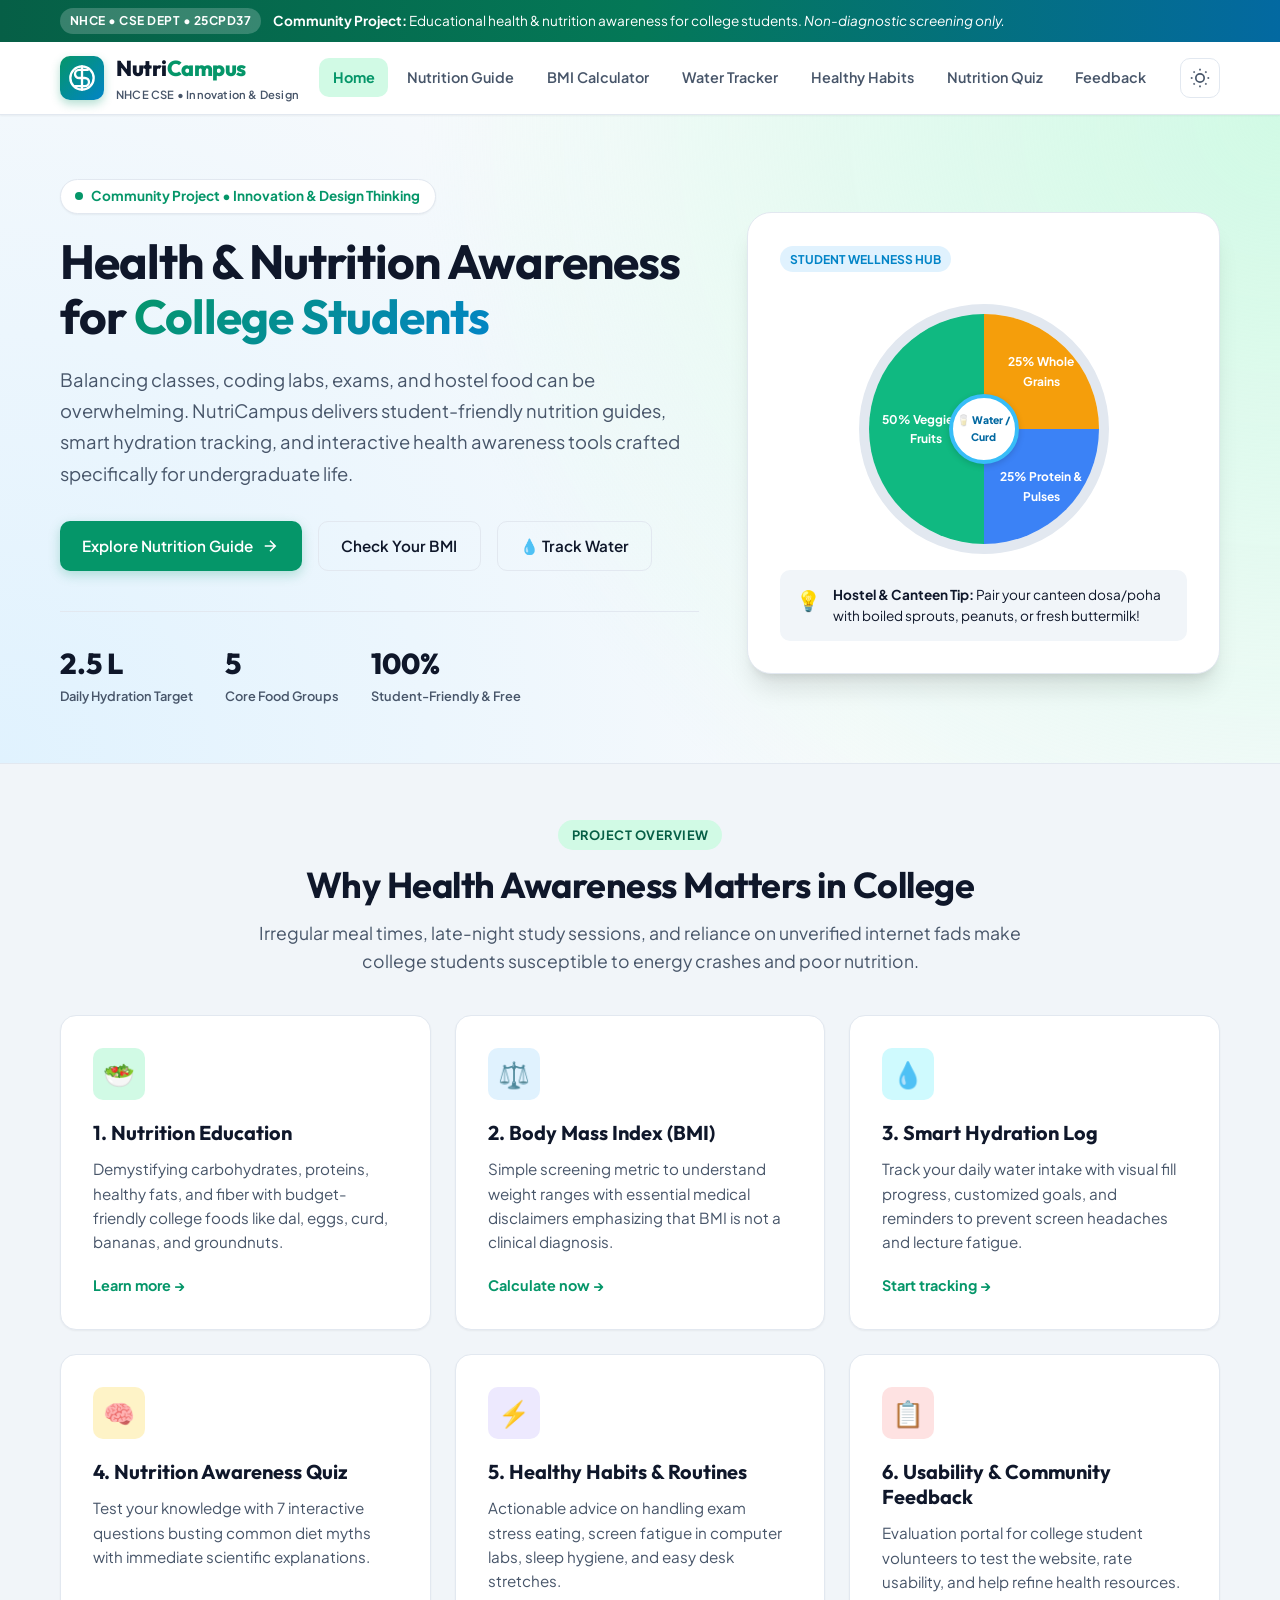
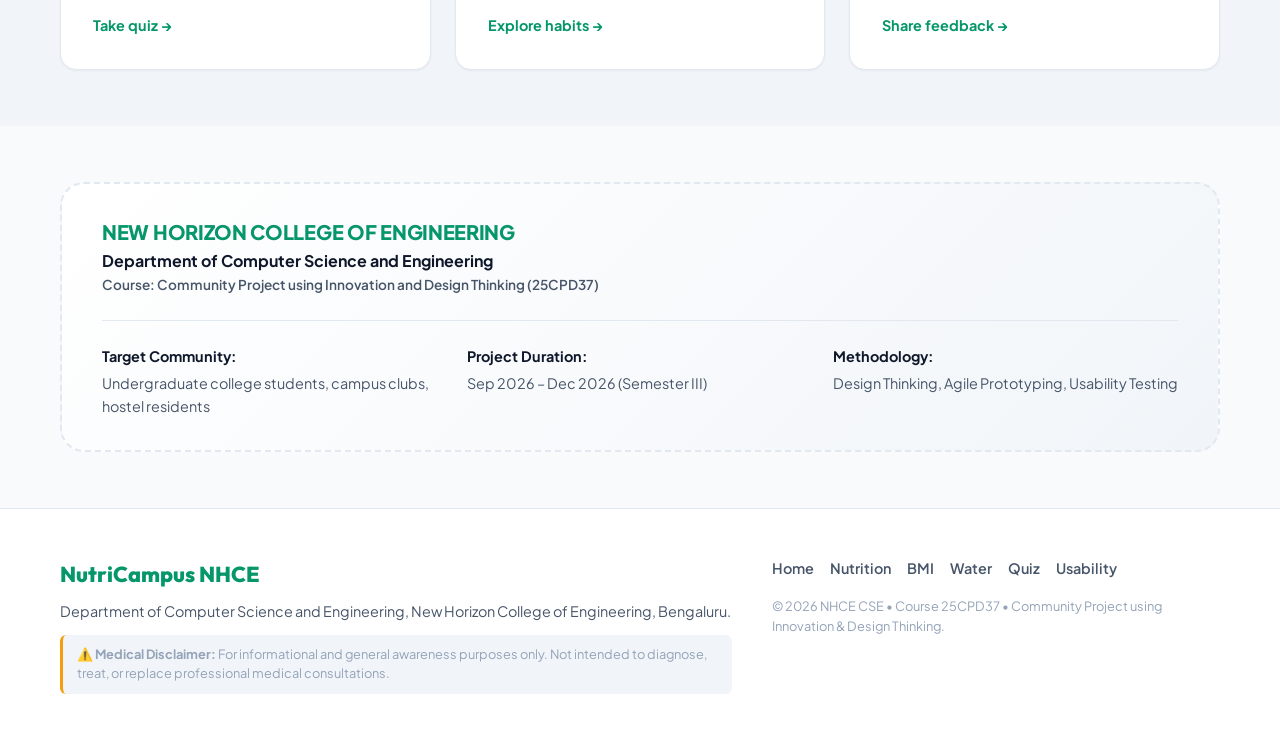
<file: index.html>
<!DOCTYPE html>
<html lang="en">
<head>
  <meta charset="UTF-8">
  <meta name="viewport" content="width=device-width, initial-scale=1.0">
  <title>NutriCampus - Health & Nutrition Awareness | NHCE CSE</title>
  <meta name="description" content="A student-friendly Health and Nutrition Awareness Web Application developed for New Horizon College of Engineering (Course 25CPD37). Features balanced diet tips, BMI calculator, water tracker, and wellness quiz.">
  <link rel="preconnect" href="https://fonts.googleapis.com">
  <link rel="preconnect" href="https://fonts.gstatic.com" crossorigin>
  <link href="https://fonts.googleapis.com/css2?family=Plus+Jakarta+Sans:wght@300;400;500;600;700;800&family=Outfit:wght@500;600;700;800&display=swap" rel="stylesheet">
  <link rel="stylesheet" href="styles.css">
</head>
<body class="theme-light">
  <!-- Disclaimer Notice Top Bar -->
  <aside class="top-banner" role="complementary">
    <div class="container banner-inner">
      <span class="badge-pill">NHCE • CSE Dept • 25CPD37</span>
      <p class="banner-text">
        <strong>Community Project:</strong> Educational health & nutrition awareness for college students. <em>Non-diagnostic screening only.</em>
      </p>
    </div>
  </aside>

  <!-- Main Navigation Header -->
  <header class="site-header" id="header">
    <div class="container nav-container">
      <a href="#home" class="brand-logo" id="brandLogo">
        <div class="logo-icon">
          <svg viewBox="0 0 24 24" width="28" height="28" fill="none" stroke="currentColor" stroke-width="2" stroke-linecap="round" stroke-linejoin="round">
            <path d="M12 2v20M17 5H9.5a3.5 3.5 0 0 0 0 7h5a3.5 3.5 0 0 1 0 7H6"/>
            <circle cx="12" cy="12" r="10"/>
          </svg>
        </div>
        <div class="logo-text">
          <span class="logo-title">Nutri<span>Campus</span></span>
          <span class="logo-sub">NHCE CSE • Innovation &amp; Design</span>
        </div>
      </a>

      <!-- Desktop Nav -->
      <nav class="nav-menu" id="navMenu" aria-label="Main Navigation">
        <ul class="nav-list">
          <li><a href="#home" class="nav-link active" data-tab="home">Home</a></li>
          <li><a href="#nutrition" class="nav-link" data-tab="nutrition">Nutrition Guide</a></li>
          <li><a href="#bmi" class="nav-link" data-tab="bmi">BMI Calculator</a></li>
          <li><a href="#tracker" class="nav-link" data-tab="tracker">Water Tracker</a></li>
          <li><a href="#habits" class="nav-link" data-tab="habits">Healthy Habits</a></li>
          <li><a href="#quiz" class="nav-link" data-tab="quiz">Nutrition Quiz</a></li>
          <li><a href="#feedback" class="nav-link" data-tab="feedback">Feedback</a></li>
        </ul>
      </nav>

      <!-- Utility Controls -->
      <div class="nav-actions">
        <button id="themeToggleBtn" class="icon-btn" aria-label="Toggle Dark/Light Mode" title="Toggle Theme">
          <svg class="sun-icon" viewBox="0 0 24 24" width="20" height="20" fill="none" stroke="currentColor" stroke-width="2">
            <circle cx="12" cy="12" r="5"></circle>
            <line x1="12" y1="1" x2="12" y2="3"></line>
            <line x1="12" y1="21" x2="12" y2="23"></line>
            <line x1="4.22" y1="4.22" x2="5.64" y2="5.64"></line>
            <line x1="18.36" y1="18.36" x2="19.78" y2="19.78"></line>
            <line x1="1" y1="12" x2="3" y2="12"></line>
            <line x1="21" y1="12" x2="23" y2="12"></line>
            <line x1="4.22" y1="19.78" x2="5.64" y2="18.36"></line>
            <line x1="18.36" y1="5.64" x2="19.78" y2="4.22"></line>
          </svg>
          <svg class="moon-icon" viewBox="0 0 24 24" width="20" height="20" fill="none" stroke="currentColor" stroke-width="2">
            <path d="M21 12.79A9 9 0 1 1 11.21 3 7 7 0 0 0 21 12.79z"></path>
          </svg>
        </button>

        <button id="mobileMenuBtn" class="icon-btn hamburger-btn" aria-label="Toggle navigation menu">
          <span></span>
          <span></span>
          <span></span>
        </button>
      </div>
    </div>
  </header>

  <!-- Mobile Drawer Menu -->
  <div class="mobile-drawer" id="mobileDrawer">
    <div class="drawer-header">
      <span class="drawer-title">Navigation</span>
      <button id="closeDrawerBtn" class="close-btn">&times;</button>
    </div>
    <ul class="drawer-list">
      <li><a href="#home" class="drawer-link active" data-tab="home">🏠 Home &amp; Overview</a></li>
      <li><a href="#nutrition" class="drawer-link" data-tab="nutrition">🥗 Nutrition &amp; Diet Guide</a></li>
      <li><a href="#bmi" class="drawer-link" data-tab="bmi">⚖️ BMI Calculator</a></li>
      <li><a href="#tracker" class="drawer-link" data-tab="tracker">💧 Daily Water Tracker</a></li>
      <li><a href="#habits" class="drawer-link" data-tab="habits">⚡ Healthy Habits for College</a></li>
      <li><a href="#quiz" class="drawer-link" data-tab="quiz">🧠 Nutrition Quiz</a></li>
      <li><a href="#feedback" class="drawer-link" data-tab="feedback">📝 Usability Feedback</a></li>
    </ul>
  </div>
  <div class="backdrop" id="backdrop"></div>

  <!-- Main Content Sections Container -->
  <main class="main-content" id="mainContent">

    <!-- TAB 1: HOME / OVERVIEW -->
    <section class="page-tab active" id="tab-home">
      <!-- Hero Section -->
      <div class="hero-section">
        <div class="container hero-grid">
          <div class="hero-content">
            <div class="sub-badge">
              <span class="pulse-dot"></span>
              Community Project • Innovation &amp; Design Thinking
            </div>
            <h1 class="hero-title">
              Health &amp; Nutrition Awareness for <span>College Students</span>
            </h1>
            <p class="hero-lead">
              Balancing classes, coding labs, exams, and hostel food can be overwhelming. NutriCampus delivers student-friendly nutrition guides, smart hydration tracking, and interactive health awareness tools crafted specifically for undergraduate life.
            </p>
            <div class="hero-actions">
              <a href="#nutrition" class="btn btn-primary" data-tab="nutrition">
                Explore Nutrition Guide
                <svg viewBox="0 0 24 24" width="18" height="18" fill="none" stroke="currentColor" stroke-width="2"><path d="M5 12h14M12 5l7 7-7 7"/></svg>
              </a>
              <a href="#bmi" class="btn btn-outline" data-tab="bmi">
                Check Your BMI
              </a>
              <a href="#tracker" class="btn btn-outline" data-tab="tracker">
                💧 Track Water
              </a>
            </div>

            <!-- Highlights Chips -->
            <div class="hero-stats">
              <div class="stat-item">
                <span class="stat-number">2.5 L</span>
                <span class="stat-label">Daily Hydration Target</span>
              </div>
              <div class="stat-item">
                <span class="stat-number">5</span>
                <span class="stat-label">Core Food Groups</span>
              </div>
              <div class="stat-item">
                <span class="stat-number">100%</span>
                <span class="stat-label">Student-Friendly &amp; Free</span>
              </div>
            </div>
          </div>

          <div class="hero-visual">
            <div class="hero-card-preview">
              <div class="preview-badge">Student Wellness Hub</div>
              <div class="plate-illustration">
                <div class="plate-circle">
                  <div class="plate-quarter q-veggies"><span>50% Veggies &amp; Fruits</span></div>
                  <div class="plate-quarter q-carbs"><span>25% Whole Grains</span></div>
                  <div class="plate-quarter q-protein"><span>25% Protein &amp; Pulses</span></div>
                  <div class="plate-center-cup"><span>🥛 Water / Curd</span></div>
                </div>
              </div>
              <div class="preview-tips">
                <div class="tip-card">
                  <div class="tip-icon">💡</div>
                  <div class="tip-info">
                    <strong>Hostel &amp; Canteen Tip:</strong>
                    <span>Pair your canteen dosa/poha with boiled sprouts, peanuts, or fresh buttermilk!</span>
                  </div>
                </div>
              </div>
            </div>
          </div>
        </div>
      </div>

      <!-- Problem Statement & Objectives Summary Card Grid -->
      <section class="section-padding bg-alt">
        <div class="container">
          <div class="section-header text-center">
            <span class="section-tag">Project Overview</span>
            <h2 class="section-title">Why Health Awareness Matters in College</h2>
            <p class="section-subtitle">
              Irregular meal times, late-night study sessions, and reliance on unverified internet fads make college students susceptible to energy crashes and poor nutrition.
            </p>
          </div>

          <div class="card-grid-3">
            <div class="feature-card">
              <div class="feature-icon bg-green-light">🥗</div>
              <h3>1. Nutrition Education</h3>
              <p>Demystifying carbohydrates, proteins, healthy fats, and fiber with budget-friendly college foods like dal, eggs, curd, bananas, and groundnuts.</p>
              <a href="#nutrition" class="card-arrow-link" data-tab="nutrition">Learn more &rarr;</a>
            </div>

            <div class="feature-card">
              <div class="feature-icon bg-blue-light">⚖️</div>
              <h3>2. Body Mass Index (BMI)</h3>
              <p>Simple screening metric to understand weight ranges with essential medical disclaimers emphasizing that BMI is not a clinical diagnosis.</p>
              <a href="#bmi" class="card-arrow-link" data-tab="bmi">Calculate now &rarr;</a>
            </div>

            <div class="feature-card">
              <div class="feature-icon bg-cyan-light">💧</div>
              <h3>3. Smart Hydration Log</h3>
              <p>Track your daily water intake with visual fill progress, customized goals, and reminders to prevent screen headaches and lecture fatigue.</p>
              <a href="#tracker" class="card-arrow-link" data-tab="tracker">Start tracking &rarr;</a>
            </div>

            <div class="feature-card">
              <div class="feature-icon bg-amber-light">🧠</div>
              <h3>4. Nutrition Awareness Quiz</h3>
              <p>Test your knowledge with 7 interactive questions busting common diet myths with immediate scientific explanations.</p>
              <a href="#quiz" class="card-arrow-link" data-tab="quiz">Take quiz &rarr;</a>
            </div>

            <div class="feature-card">
              <div class="feature-icon bg-purple-light">⚡</div>
              <h3>5. Healthy Habits &amp; Routines</h3>
              <p>Actionable advice on handling exam stress eating, screen fatigue in computer labs, sleep hygiene, and easy desk stretches.</p>
              <a href="#habits" class="card-arrow-link" data-tab="habits">Explore habits &rarr;</a>
            </div>

            <div class="feature-card">
              <div class="feature-icon bg-rose-light">📋</div>
              <h3>6. Usability &amp; Community Feedback</h3>
              <p>Evaluation portal for college student volunteers to test the website, rate usability, and help refine health resources.</p>
              <a href="#feedback" class="card-arrow-link" data-tab="feedback">Share feedback &rarr;</a>
            </div>
          </div>
        </div>
      </section>

      <!-- Department & College Project Box -->
      <section class="section-padding">
        <div class="container">
          <div class="academic-box">
            <div class="academic-header">
              <div class="academic-titles">
                <span class="inst-name">NEW HORIZON COLLEGE OF ENGINEERING</span>
                <span class="dept-name">Department of Computer Science and Engineering</span>
                <span class="course-code">Course: Community Project using Innovation and Design Thinking (25CPD37)</span>
              </div>
            </div>
            <div class="academic-meta-grid">
              <div class="academic-meta-card">
                <strong>Target Community:</strong>
                <span>Undergraduate college students, campus clubs, hostel residents</span>
              </div>
              <div class="academic-meta-card">
                <strong>Project Duration:</strong>
                <span>Sep 2026 – Dec 2026 (Semester III)</span>
              </div>
              <div class="academic-meta-card">
                <strong>Methodology:</strong>
                <span>Design Thinking, Agile Prototyping, Usability Testing</span>
              </div>
            </div>
          </div>
        </div>
      </section>
    </section>


    <!-- TAB 2: NUTRITION GUIDE -->
    <section class="page-tab" id="tab-nutrition">
      <div class="container section-padding">
        <div class="section-header">
          <span class="section-tag">Educational Module</span>
          <h2 class="section-title">Balanced Nutrition for College Life</h2>
          <p class="section-subtitle">
            Understand how each nutrient fuels your cognitive stamina, immune defense, and daily physical vitality with real, accessible foods.
          </p>
        </div>

        <!-- The Balanced Student Plate Visualizer -->
        <div class="balanced-plate-banner">
          <div class="plate-text">
            <h3>🍽️ The 50-25-25 Balanced Plate Guide</h3>
            <p>A simple visual rule endorsed by public health guidelines (like Harvard Healthy Eating Plate &amp; ICMR National Institute of Nutrition) that does not require calorie counting:</p>
            <ul class="plate-bullets">
              <li><strong>50% Plate:</strong> Colorful vegetables, leafy greens, cucumber, and fresh fruits (Fiber, Micronutrients).</li>
              <li><strong>25% Plate:</strong> Whole grains such as brown/parboiled rice, roti, millets, oats (Sustained energy).</li>
              <li><strong>25% Plate:</strong> Quality protein such as dal, chickpeas, paneer, eggs, curd, or lean meats (Muscle &amp; satiety).</li>
              <li><strong>Sides:</strong> A bowl of curd/buttermilk and plenty of clean drinking water.</li>
            </ul>
          </div>
          <div class="plate-graphic-box">
            <div class="interactive-plate">
              <div class="plate-segment seg-veg">
                <span>🥦 50% Veggies &amp; Fruits</span>
              </div>
              <div class="plate-segment seg-grain">
                <span>🌾 25% Grains</span>
              </div>
              <div class="plate-segment seg-protein">
                <span>🍳 25% Protein</span>
              </div>
              <div class="plate-badge-water">💧 Water &amp; Curd</div>
            </div>
          </div>
        </div>

        <!-- Interactive Food Groups Tab Filter -->
        <div class="food-groups-section">
          <h3 class="subsection-title">Explore Essential Food Groups</h3>
          <div class="group-filters">
            <button class="filter-chip active" data-filter="all">All Groups</button>
            <button class="filter-chip" data-filter="carbs">⚡ Carbohydrates</button>
            <button class="filter-chip" data-filter="proteins">💪 Proteins</button>
            <button class="filter-chip" data-filter="fats">🥑 Healthy Fats</button>
            <button class="filter-chip" data-filter="vitamins">🍊 Vitamins &amp; Minerals</button>
            <button class="filter-chip" data-filter="hydration">💧 Hydration &amp; Fiber</button>
          </div>

          <div class="food-cards-grid" id="foodCardsGrid">
            <!-- Card 1: Carbs -->
            <div class="food-card" data-category="carbs">
              <div class="card-badge carbs">Carbohydrates</div>
              <h4>Complex Carbohydrates (Primary Energy)</h4>
              <p class="food-desc">Fuel your brain for lecture focus and late study sessions. Complex carbs release glucose steadily into the bloodstream without sudden insulin spikes.</p>
              <div class="food-examples">
                <strong>Best Student Sources:</strong>
                <ul>
                  <li>Whole wheat rotis, parboiled rice</li>
                  <li>Millets (Ragi, Jowar, Foxtail)</li>
                  <li>Rolled oats, Poha with veggies</li>
                  <li>Sweet potatoes, boiled corn</li>
                </ul>
              </div>
              <div class="student-tip">
                <em>💡 Avoid:</em> Relying solely on refined flour (maida) bakery items and sugary cookies which lead to quick drowsiness.
              </div>
            </div>

            <!-- Card 2: Proteins -->
            <div class="food-card" data-category="proteins">
              <div class="card-badge proteins">Proteins</div>
              <h4>Proteins (Building Blocks &amp; Satiety)</h4>
              <p class="food-desc">Essential for cell repair, immune strength, neurotransmitter synthesis, and keeping hunger at bay during back-to-back classes.</p>
              <div class="food-examples">
                <strong>Budget-Friendly Student Sources:</strong>
                <ul>
                  <li>Boiled eggs, egg bhurji</li>
                  <li>Lentils, Dal, Rajma, Chole</li>
                  <li>Sprouts (Moong, Kala Chana)</li>
                  <li>Paneer, Tofu, Greek/Plain Curd</li>
                  <li>Roasted peanuts &amp; roasted chana</li>
                </ul>
              </div>
              <div class="student-tip">
                <em>💡 Hostel Hack:</em> Keep a box of roasted chana and peanuts at your study desk for affordable, mess-free protein.
              </div>
            </div>

            <!-- Card 3: Healthy Fats -->
            <div class="food-card" data-category="fats">
              <div class="card-badge fats">Healthy Fats</div>
              <h4>Healthy Fats (Brain &amp; Hormone Support)</h4>
              <p class="food-desc">The human brain is 60% fat! Good fats (monounsaturated &amp; polyunsaturated) absorb fat-soluble vitamins (A, D, E, K) and support long-term memory.</p>
              <div class="food-examples">
                <strong>Smart Sources:</strong>
                <ul>
                  <li>Walnuts, almonds, peanuts</li>
                  <li>Sunflower seeds, chia seeds</li>
                  <li>Moderate ghee &amp; mustard/olive oil</li>
                  <li>Naturally occurring fats in eggs &amp; dairy</li>
                </ul>
              </div>
              <div class="student-tip">
                <em>💡 Swap:</em> Replace deep-fried evening street samosas with a handful of roasted peanuts or dry fruits.
              </div>
            </div>

            <!-- Card 4: Vitamins & Minerals -->
            <div class="food-card" data-category="vitamins">
              <div class="card-badge vitamins">Micronutrients</div>
              <h4>Vitamins &amp; Minerals (Immune Shield)</h4>
              <p class="food-desc">Iron prevents fatigue and brain fog; Vitamin C boosts iron absorption; Vitamin D and Calcium safeguard bone strength under indoor academic schedules.</p>
              <div class="food-examples">
                <strong>Top Sources:</strong>
                <ul>
                  <li>Spinach, moringa, seasonal greens (Iron &amp; Folate)</li>
                  <li>Oranges, amla, lemon, guava (Vitamin C)</li>
                  <li>Milk, fortified dahi, sesame seeds (Calcium)</li>
                  <li>Carrots, pumpkin (Vitamin A for screen fatigue)</li>
                </ul>
              </div>
              <div class="student-tip">
                <em>💡 Quick Fix:</em> Squeeze a fresh lemon over your canteen dal or poha to dramatically increase non-heme iron absorption!
              </div>
            </div>

            <!-- Card 5: Hydration & Fiber -->
            <div class="food-card" data-category="hydration">
              <div class="card-badge hydration">Fiber &amp; Water</div>
              <h4>Dietary Fiber &amp; Fluid Balance</h4>
              <p class="food-desc">Fiber promotes healthy gut microbiota, prevents hostel-induced constipation, and stabilizes blood sugar. Proper hydration prevents morning headaches.</p>
              <div class="food-examples">
                <strong>Everyday Sources:</strong>
                <ul>
                  <li>Apples, bananas, papayas, seasonal fruits</li>
                  <li>Cucumber &amp; tomato salads before lunch</li>
                  <li>Tender coconut water, unsalted chaas (buttermilk)</li>
                  <li>Clear vegetable soups &amp; plain water</li>
                </ul>
              </div>
              <div class="student-tip">
                <em>💡 Rule of Thumb:</em> Drink a glass of water before each meal and keep a reusable bottle in your college backpack.
              </div>
            </div>
          </div>
        </div>

        <!-- Campus Food Swaps Guide -->
        <div class="swaps-container">
          <h3 class="subsection-title">Campus Canteen &amp; Hostel Food Swaps</h3>
          <p class="subsection-lead">Practical, realistic swaps for college students without breaking your student budget:</p>

          <div class="swap-table-wrapper">
            <table class="swap-table">
              <thead>
                <tr>
                  <th>Instead of... (High sodium / sugar)</th>
                  <th>Try Choosing... (Nutrient-rich student swap)</th>
                  <th>Why it benefits your academic day</th>
                </tr>
              </thead>
              <tbody>
                <tr>
                  <td>🍜 Daily 2-minute instant noodles</td>
                  <td>🥣 Veggie poha, upma, or oats with peanuts</td>
                  <td>More sustained fiber &amp; protein; prevents the 1-hour sugar crash during classes.</td>
                </tr>
                <tr>
                  <td>🥤 Packaged sugary fizzy drinks &amp; juice cartons</td>
                  <td>🥛 Fresh buttermilk (chaas), nimbu pani, or tender coconut</td>
                  <td>Cools the digestive tract, hydrates naturally with electrolytes, zero synthetic fructose.</td>
                </tr>
                <tr>
                  <td>🍟 Greasy deep-fried fried samosa / pakodas</td>
                  <td>🥜 Steamed sweet corn, boiled chana chaat, or roasted makhana</td>
                  <td>Light on the stomach, no sluggishness before afternoon laboratory sessions.</td>
                </tr>
                <tr>
                  <td>☕ 4+ cups of high-sugar coffee/energy drinks</td>
                  <td>🍵 Green tea, warm lemon water, or cold water refills</td>
                  <td>Reduces exam jitteriness, prevents dehydration-induced tachycardia and sleep disturbances.</td>
                </tr>
              </tbody>
            </table>
          </div>
        </div>
      </div>
    </section>


    <!-- TAB 3: BMI CALCULATOR -->
    <section class="page-tab" id="tab-bmi">
      <div class="container section-padding">
        <div class="section-header">
          <span class="section-tag">Interactive Screening Tool</span>
          <h2 class="section-title">Body Mass Index (BMI) Calculator</h2>
          <p class="section-subtitle">
            Calculate your screening index from height and weight. Please read the essential context on what BMI can and cannot measure.
          </p>
        </div>

        <!-- Disclaimer Callout Box (Crucial for Synopsis Requirements) -->
        <div class="disclaimer-callout">
          <div class="disclaimer-icon">⚠️</div>
          <div class="disclaimer-text">
            <strong>Important Educational Disclaimer:</strong>
            <p>
              Body Mass Index (BMI) is a simple ratio (\(weight / height^2\)) designed for population-level screening. 
              <strong>BMI is NOT a medical diagnosis</strong> of body fat, cardiovascular health, or fitness. It does not differentiate between muscle mass, bone density, or water retention. Highly active athletes or students with higher muscle mass may show a higher BMI while being in peak health. Always consult qualified college health center personnel or a physician for personal medical assessments.
            </p>
          </div>
        </div>

        <div class="bmi-grid">
          <!-- Calculator Input Card -->
          <div class="bmi-form-card">
            <div class="unit-toggle-group">
              <button class="unit-toggle-btn active" id="metricUnitBtn">Metric (cm, kg)</button>
              <button class="unit-toggle-btn" id="imperialUnitBtn">Imperial (ft/in, lbs)</button>
            </div>

            <form id="bmiForm" class="bmi-form">
              <!-- Metric Fields -->
              <div id="metricFields">
                <div class="input-field">
                  <label for="metricHeight">Height in Centimeters (cm)</label>
                  <div class="input-with-affix">
                    <input type="number" id="metricHeight" placeholder="e.g. 172" min="80" max="250" step="0.5" required>
                    <span class="affix">cm</span>
                  </div>
                  <span class="field-hint">Average college height: 150 - 185 cm</span>
                </div>

                <div class="input-field">
                  <label for="metricWeight">Weight in Kilograms (kg)</label>
                  <div class="input-with-affix">
                    <input type="number" id="metricWeight" placeholder="e.g. 64" min="25" max="220" step="0.5" required>
                    <span class="affix">kg</span>
                  </div>
                  <span class="field-hint">e.g. 50 - 80 kg</span>
                </div>
              </div>

              <!-- Imperial Fields -->
              <div id="imperialFields" class="hidden">
                <div class="input-row">
                  <div class="input-field">
                    <label for="imperialFeet">Height (Feet)</label>
                    <div class="input-with-affix">
                      <input type="number" id="imperialFeet" placeholder="5" min="3" max="8">
                      <span class="affix">ft</span>
                    </div>
                  </div>
                  <div class="input-field">
                    <label for="imperialInches">Height (Inches)</label>
                    <div class="input-with-affix">
                      <input type="number" id="imperialInches" placeholder="8" min="0" max="11">
                      <span class="affix">in</span>
                    </div>
                  </div>
                </div>

                <div class="input-field">
                  <label for="imperialWeight">Weight in Pounds (lbs)</label>
                  <div class="input-with-affix">
                    <input type="number" id="imperialWeight" placeholder="140" min="50" max="450" step="1">
                    <span class="affix">lbs</span>
                  </div>
                </div>
              </div>

              <div class="form-btn-row">
                <button type="submit" class="btn btn-primary" id="calcBmiBtn">
                  Calculate BMI
                </button>
                <button type="button" class="btn btn-secondary" id="resetBmiBtn">
                  Reset
                </button>
              </div>
            </form>
          </div>

          <!-- Output Results Card -->
          <div class="bmi-result-card" id="bmiResultContainer">
            <div class="result-placeholder" id="bmiPlaceholder">
              <div class="placeholder-icon">📊</div>
              <h3>Enter your measurements</h3>
              <p>Your calculated BMI score, category interpretation, and healthy weight estimates will display here.</p>
            </div>

            <div class="result-display hidden" id="bmiActiveResult">
              <div class="bmi-score-header">
                <span class="score-label">Your Calculated BMI</span>
                <div class="score-val" id="bmiValueDisplay">22.4</div>
                <div class="score-category-badge" id="bmiCategoryBadge">Normal / Healthy Weight</div>
              </div>

              <!-- Interactive BMI Gauge Bar -->
              <div class="bmi-visual-meter">
                <div class="meter-bar">
                  <div class="meter-segment s-under" title="Underweight (&lt; 18.5)"></div>
                  <div class="meter-segment s-normal" title="Normal (18.5 - 24.9)"></div>
                  <div class="meter-segment s-over" title="Overweight (25 - 29.9)"></div>
                  <div class="meter-segment s-obese" title="Obese (&gt;= 30)"></div>
                </div>
                <div class="meter-pointer" id="meterPointer" style="left: 35%;">
                  <div class="pointer-arrow">▲</div>
                </div>
                <div class="meter-labels">
                  <span>&lt; 18.5</span>
                  <span>18.5 - 24.9</span>
                  <span>25 - 29.9</span>
                  <span>&ge; 30</span>
                </div>
              </div>

              <!-- Healthy Range Estimate -->
              <div class="bmi-insights">
                <div class="insight-row">
                  <span class="insight-label">Estimated Healthy Range for your height:</span>
                  <strong class="insight-value" id="healthyRangeText">54.5 kg – 73.5 kg</strong>
                </div>
                <div class="insight-explanation" id="bmiExplanationText">
                  Your BMI falls within the typical healthy range for standard population references. Focus on maintaining a varied diet, drinking enough water, and staying physically active.
                </div>
              </div>
            </div>
          </div>
        </div>

        <!-- BMI Reference Table Card -->
        <div class="bmi-info-table-card">
          <h3>WHO Standard BMI Categories for Adults</h3>
          <div class="table-responsive">
            <table class="info-table">
              <thead>
                <tr>
                  <th>Category</th>
                  <th>BMI Range (kg/m²)</th>
                  <th>Educational Interpretation</th>
                  <th>Recommended Healthy Habits</th>
                </tr>
              </thead>
              <tbody>
                <tr>
                  <td><span class="badge-dot dot-blue"></span> Underweight</td>
                  <td>&lt; 18.5</td>
                  <td>May indicate insufficient calorie/protein intake or high metabolic burn.</td>
                  <td>Focus on nutrient-dense foods: nuts, bananas, dairy/soy, lentils, whole grains. Avoid skipping meals.</td>
                </tr>
                <tr>
                  <td><span class="badge-dot dot-green"></span> Normal Weight</td>
                  <td>18.5 – 24.9</td>
                  <td>Generally associated with lower risk of chronic lifestyle ailments.</td>
                  <td>Maintain regular hydration, 150 mins weekly physical activity, and balanced meal proportions.</td>
                </tr>
                <tr>
                  <td><span class="badge-dot dot-amber"></span> Overweight</td>
                  <td>25.0 – 29.9</td>
                  <td>Higher ratio of weight to height; note that muscular students may also fall here.</td>
                  <td>Incorporate daily brisk walks across campus, reduce sweetened beverages, add fresh salads before meals.</td>
                </tr>
                <tr>
                  <td><span class="badge-dot dot-red"></span> Obesity Range</td>
                  <td>&ge; 30.0</td>
                  <td>Increased correlation with insulin resistance and joint stress over time.</td>
                  <td>Gradual lifestyle adjustments: consulting a healthcare professional, avoiding crash diets, building consistent activity.</td>
                </tr>
              </tbody>
            </table>
          </div>
        </div>
      </div>
    </section>


    <!-- TAB 4: WATER TRACKER -->
    <section class="page-tab" id="tab-tracker">
      <div class="container section-padding">
        <div class="section-header">
          <span class="section-tag">Interactive Daily Tool</span>
          <h2 class="section-title">Daily Hydration Tracker</h2>
          <p class="section-subtitle">
            Mild dehydration impairs concentration, increases reaction time in coding labs, and triggers tension headaches. Track your water glasses throughout the day.
          </p>
        </div>

        <div class="tracker-layout">
          <!-- Visual Bottle Container -->
          <div class="bottle-visual-card">
            <div class="bottle-wrapper">
              <div class="water-bottle" id="waterBottle">
                <!-- Cap -->
                <div class="bottle-cap"></div>
                <!-- Body -->
                <div class="bottle-body">
                  <div class="liquid-fill" id="liquidFill" style="height: 0%;">
                    <div class="wave wave-back"></div>
                    <div class="wave wave-front"></div>
                  </div>
                  <!-- Measurement ticks -->
                  <div class="bottle-ticks">
                    <span>100%</span>
                    <span>75%</span>
                    <span>50%</span>
                    <span>25%</span>
                  </div>
                </div>
              </div>
            </div>

            <div class="bottle-stats">
              <div class="consumed-display">
                <span class="big-ml" id="consumedDisplay">0</span>
                <span class="slash-target">/ <span id="targetDisplay">2500</span> ml</span>
              </div>
              <div class="percent-chip" id="percentDisplay">0% Reached</div>
              <p class="status-msg" id="statusMessage">Start hydrating! Take a sip to kick off your day.</p>
            </div>
          </div>

          <!-- Controls & Logging Panel -->
          <div class="tracker-controls-card">
            <div class="target-setting-row">
              <label for="goalSelector"><strong>Daily Hydration Goal:</strong></label>
              <select id="goalSelector" class="form-select">
                <option value="2000">2000 ml (8 standard cups - moderate activity)</option>
                <option value="2500" selected>2500 ml (10 cups - recommended student average)</option>
                <option value="3000">3000 ml (12 cups - active / sports / hot weather)</option>
                <option value="3500">3500 ml (14 cups - high physical demand)</option>
              </select>
            </div>

            <div class="quick-add-section">
              <label class="section-sublabel">Quick Add Portions:</label>
              <div class="quick-btns-grid">
                <button class="quick-btn" data-amount="200" title="Small Chai/Water Glass">
                  <span class="btn-emoji">🥛</span>
                  <span class="btn-vol">+200 ml</span>
                  <span class="btn-name">Small Glass</span>
                </button>
                <button class="quick-btn" data-amount="250" title="Standard Cup">
                  <span class="btn-emoji">🥤</span>
                  <span class="btn-vol">+250 ml</span>
                  <span class="btn-name">Standard Cup</span>
                </button>
                <button class="quick-btn" data-amount="500" title="Full Water Bottle">
                  <span class="btn-emoji">🍼</span>
                  <span class="btn-vol">+500 ml</span>
                  <span class="btn-name">Campus Bottle</span>
                </button>
                <button class="quick-btn" data-amount="150" title="Warm Water or Tea">
                  <span class="btn-emoji">🍵</span>
                  <span class="btn-vol">+150 ml</span>
                  <span class="btn-name">Warm / Herbal</span>
                </button>
              </div>
            </div>

            <!-- Custom Add Input -->
            <div class="custom-add-row">
              <div class="input-with-affix">
                <input type="number" id="customAmountInput" placeholder="Custom ml (e.g. 350)" min="50" max="1500" step="50">
                <span class="affix">ml</span>
              </div>
              <button class="btn btn-secondary" id="customAddBtn">Add Custom</button>
            </div>

            <!-- Action buttons: Undo and Reset -->
            <div class="tracker-actions-row">
              <button class="btn btn-sm btn-outline" id="undoWaterBtn">
                ↩️ Undo Last
              </button>
              <button class="btn btn-sm btn-danger-outline" id="resetWaterBtn">
                🔄 Reset Today's Log
              </button>
            </div>

            <!-- Hydration Tips Card -->
            <div class="hydration-benefit-box">
              <h4>🧠 Student Hydration Tip</h4>
              <p>
                Drinking a glass of water immediately after waking up and 30 minutes before exams boosts alertness, reduces drowsiness in morning lectures, and replenishes overnight fluid loss!
              </p>
            </div>
          </div>
        </div>

        <!-- Recent Logs Table -->
        <div class="tracker-history-card">
          <div class="history-header">
            <h3>Today's Consumption History</h3>
            <span class="history-count" id="logCountText">0 entries today</span>
          </div>
          <div class="log-list" id="logListContainer">
            <div class="empty-log-msg">No water intake logged yet today. Click one of the portion buttons above to add your first glass!</div>
          </div>
        </div>
      </div>
    </section>


    <!-- TAB 5: HEALTHY HABITS -->
    <section class="page-tab" id="tab-habits">
      <div class="container section-padding">
        <div class="section-header">
          <span class="section-tag">Campus Wellness Guide</span>
          <h2 class="section-title">Healthy Habits for Undergraduate Life</h2>
          <p class="section-subtitle">
            Practical, evidence-backed lifestyle routines designed for computer science engineering students navigating code deadlines and project sprints.
          </p>
        </div>

        <div class="habits-grid">
          <!-- Habit 1: Screen Fatigue & 20-20-20 -->
          <div class="habit-card">
            <div class="habit-icon">💻</div>
            <div class="habit-content">
              <h3>The 20-20-20 Screen Relief Rule</h3>
              <p>Long programming and lab sessions cause dry eyes, blurred vision, and tension headaches.</p>
              <div class="habit-step">
                <strong>How to practice:</strong> Every <strong>20 minutes</strong>, look away from your monitor at an object at least <strong>20 feet</strong> away for at least <strong>20 seconds</strong>. Blink deliberately 10 times to naturally re-lubricate your cornea.
              </div>
            </div>
          </div>

          <!-- Habit 2: Exam Brain Food -->
          <div class="habit-card">
            <div class="habit-icon">🧠</div>
            <div class="habit-content">
              <h3>Smart Exam Nutrition &amp; Memory Fuel</h3>
              <p>Heavy oily meals before tests divert blood flow to digestion, causing lethargy and slow memory recall.</p>
              <div class="habit-step">
                <strong>What to eat:</strong> 90 minutes before an exam, eat a light balanced meal—such as curd with banana, a vegetable sandwich, or boiled eggs with whole wheat bread. Carry a bottle of water into the hall.
              </div>
            </div>
          </div>

          <!-- Habit 3: Late Night Study Snacking -->
          <div class="habit-card">
            <div class="habit-icon">🌙</div>
            <div class="habit-content">
              <h3>Healthy Late-Night Study Snacks</h3>
              <p>Late night cravings often lead to instant noodles or sugar-heavy biscuits that disturb restorative sleep cycles.</p>
              <div class="habit-step">
                <strong>Better alternatives:</strong> Keep roasted makhana (foxnuts), roasted peanuts, a warm cup of milk/soymilk, or a fresh apple with peanut butter. These stabilize glucose and promote restful sleep.
              </div>
            </div>
          </div>

          <!-- Habit 4: Sleep Hygiene -->
          <div class="habit-card">
            <div class="habit-icon">😴</div>
            <div class="habit-content">
              <h3>Circadian Sleep Rhythm in Hostels</h3>
              <p>Irregular all-nighters damage memory consolidation where newly learned code patterns are stored into long-term memory.</p>
              <div class="habit-step">
                <strong>Actionable routine:</strong> Aim for 7–8 hours of consistent sleep. Stop caffeine intake 6 hours prior to bedtime. Enable blue-light filter ("Night Light") on your laptop after 9:00 PM.
              </div>
            </div>
          </div>

          <!-- Habit 5: Lab Stretches -->
          <div class="habit-card">
            <div class="habit-icon">🧘</div>
            <div class="habit-content">
              <h3>Ergonomic Desk &amp; Neck Stretches</h3>
              <p>Hunching over laptops strains cervical vertebrae and lumbar muscles ("tech neck").</p>
              <div class="habit-step">
                <strong>3-minute routine:</strong> Roll your shoulders backward 10 times. Gently tilt your ear towards each shoulder for 15 seconds. Stand up and do 10 gentle torso twists during 5-minute lecture breaks.
              </div>
            </div>
          </div>

          <!-- Habit 6: Mindful Eating vs Distracted Grazing -->
          <div class="habit-card">
            <div class="habit-icon">🥗</div>
            <div class="habit-content">
              <h3>Mindful Eating Without Screen Distraction</h3>
              <p>Eating while scrolling social media or debugging code prevents satiety hormone signaling, leading to overeating.</p>
              <div class="habit-step">
                <strong>Try this:</strong> Dedicate 15 dedicated minutes to eating your meal without YouTube or coding. Chew slowly; notice flavors and fullness cues. You will feel energized rather than bloated.
              </div>
            </div>
          </div>
        </div>

        <!-- Weekly Habit Checklist -->
        <div class="weekly-checklist-card">
          <div class="checklist-header">
            <h3>✅ Student Daily Wellness Checklist</h3>
            <p>Check off these micro-habits throughout your day on campus:</p>
          </div>
          <div class="checklist-items" id="habitChecklist">
            <label class="check-item">
              <input type="checkbox" id="chk1">
              <span>Drank at least 1 glass of water right after waking up.</span>
            </label>
            <label class="check-item">
              <input type="checkbox" id="chk2">
              <span>Included at least one protein source in breakfast or lunch (dal, egg, curd, sprouts).</span>
            </label>
            <label class="check-item">
              <input type="checkbox" id="chk3">
              <span>Took a 5-minute movement break during long screen sessions.</span>
            </label>
            <label class="check-item">
              <input type="checkbox" id="chk4">
              <span>Chose a wholesome snack (fruit, peanuts, corn) over ultra-processed fried items.</span>
            </label>
            <label class="check-item">
              <input type="checkbox" id="chk5">
              <span>Met my 2.5L daily hydration target.</span>
            </label>
          </div>
        </div>
      </div>
    </section>


    <!-- TAB 6: NUTRITION QUIZ -->
    <section class="page-tab" id="tab-quiz">
      <div class="container section-padding">
        <div class="section-header">
          <span class="section-tag">Interactive Knowledge Check</span>
          <h2 class="section-title">College Nutrition &amp; Wellness Quiz</h2>
          <p class="section-subtitle">
            Bust common myths about college diets, energy drinks, and healthy living. Receive instant feedback and explanations after each answer!
          </p>
        </div>

        <div class="quiz-container-card">
          <!-- Quiz Progress Header -->
          <div class="quiz-top-bar">
            <div class="quiz-step-info">
              Question <span id="currentQNum">1</span> of <span id="totalQNum">7</span>
            </div>
            <div class="quiz-progress-track">
              <div class="quiz-progress-bar" id="quizProgressBar" style="width: 14%;"></div>
            </div>
            <div class="quiz-score-pill">
              Score: <span id="liveScore">0</span>
            </div>
          </div>

          <!-- Active Question Area -->
          <div class="quiz-body" id="quizQuestionArea">
            <h3 class="quiz-question-title" id="questionTitle">Loading question...</h3>
            
            <div class="quiz-options-list" id="optionsContainer">
              <!-- Dynamically populated -->
            </div>

            <!-- Feedback Explanation Box (Appears after answer) -->
            <div class="quiz-feedback-box hidden" id="quizFeedbackBox">
              <div class="feedback-badge" id="feedbackBadge">Correct!</div>
              <p class="feedback-explanation" id="feedbackExplanationText"></p>
              <button class="btn btn-primary" id="nextQuestionBtn">Next Question &rarr;</button>
            </div>
          </div>

          <!-- Quiz Completion Scoreboard (Initially Hidden) -->
          <div class="quiz-results hidden" id="quizResultsArea">
            <div class="trophy-icon">🏆</div>
            <h3 class="result-title">Quiz Completed!</h3>
            <div class="final-score-display">
              You scored <span id="finalScoreVal">0</span> out of <span id="finalTotalVal">7</span>
            </div>
            <div class="achievement-badge" id="achievementBadge">
              Campus Wellness Champion
            </div>
            <p class="result-summary" id="resultSummaryText">
              Great effort! You possess a solid grasp of foundational nutrition and healthy student habits.
            </p>
            <div class="quiz-action-btns">
              <button class="btn btn-primary" id="restartQuizBtn">🔄 Retake Quiz</button>
              <a href="#nutrition" class="btn btn-outline" data-tab="nutrition">Review Nutrition Guide</a>
            </div>
          </div>
        </div>
      </div>
    </section>


    <!-- TAB 7: USABILITY FEEDBACK -->
    <section class="page-tab" id="tab-feedback">
      <div class="container section-padding">
        <div class="section-header">
          <span class="section-tag">Objective 5 &amp; Methodology</span>
          <h2 class="section-title">Usability &amp; Community Evaluation</h2>
          <p class="section-subtitle">
            As outlined in our Course 25CPD37 methodology, we gather direct usability feedback from student testers to assess content clarity, ease of navigation, and educational value.
          </p>
        </div>

        <div class="feedback-grid">
          <!-- Form Card -->
          <div class="feedback-form-card">
            <h3>Student Tester Feedback Form</h3>
            <p class="form-instructions">Please share your honest experience testing the NutriCampus web application:</p>

            <form id="feedbackForm" class="academic-feedback-form">
              <div class="form-group">
                <label for="testerName">Your Name / USN (Optional):</label>
                <input type="text" id="testerName" class="form-input" placeholder="e.g. Rahul S. / 1NH25CS000">
              </div>

              <div class="form-group">
                <label for="testerBranch">Department &amp; Semester:</label>
                <input type="text" id="testerBranch" class="form-input" placeholder="e.g. CSE - 3rd Sem" value="CSE - 3rd Sem">
              </div>

              <!-- Rating 1: Navigation -->
              <div class="rating-group">
                <label>1. Ease of Navigation &amp; Responsiveness:</label>
                <div class="star-rating" data-name="navRating">
                  <span class="star" data-val="1">★</span>
                  <span class="star" data-val="2">★</span>
                  <span class="star" data-val="3">★</span>
                  <span class="star" data-val="4">★</span>
                  <span class="star active" data-val="5">★</span>
                  <input type="hidden" id="navRating" value="5">
                </div>
              </div>

              <!-- Rating 2: Clarity of Nutrition Content -->
              <div class="rating-group">
                <label>2. Clarity &amp; Reliability of Nutrition Information:</label>
                <div class="star-rating" data-name="contentRating">
                  <span class="star" data-val="1">★</span>
                  <span class="star" data-val="2">★</span>
                  <span class="star" data-val="3">★</span>
                  <span class="star" data-val="4">★</span>
                  <span class="star active" data-val="5">★</span>
                  <input type="hidden" id="contentRating" value="5">
                </div>
              </div>

              <!-- Rating 3: Interactive Tools (BMI, Water Tracker, Quiz) -->
              <div class="rating-group">
                <label>3. Usefulness of Interactive Tools (BMI, Water Tracker, Quiz):</label>
                <div class="star-rating" data-name="toolsRating">
                  <span class="star" data-val="1">★</span>
                  <span class="star" data-val="2">★</span>
                  <span class="star" data-val="3">★</span>
                  <span class="star" data-val="4">★</span>
                  <span class="star active" data-val="5">★</span>
                  <input type="hidden" id="toolsRating" value="5">
                </div>
              </div>

              <!-- Question: Did it improve awareness? -->
              <div class="form-group">
                <label>4. Did this application help improve your awareness of daily nutrition?</label>
                <div class="radio-options">
                  <label class="radio-label">
                    <input type="radio" name="awarenessGain" value="Yes, significantly" checked>
                    <span>Yes, significantly</span>
                  </label>
                  <label class="radio-label">
                    <input type="radio" name="awarenessGain" value="Somewhat">
                    <span>Somewhat</span>
                  </label>
                  <label class="radio-label">
                    <input type="radio" name="awarenessGain" value="Neutral">
                    <span>Neutral</span>
                  </label>
                </div>
              </div>

              <!-- Suggestions -->
              <div class="form-group">
                <label for="testerComments">5. Suggestions, feature ideas, or feedback for the team:</label>
                <textarea id="testerComments" rows="3" class="form-input" placeholder="e.g. The water tracker animation was smooth; adding more hostel mess food swaps would be great!"></textarea>
              </div>

              <button type="submit" class="btn btn-primary btn-block" id="submitFeedbackBtn">
                Submit Usability Feedback
              </button>
            </form>

            <div class="feedback-success-msg hidden" id="feedbackSuccess">
              <div class="success-icon">🎉</div>
              <h4>Thank you for your valuable feedback!</h4>
              <p>Your response has been recorded. It contributes directly to our Phase 6 usability study documentation for 25CPD37.</p>
            </div>
          </div>

          <!-- Evaluation Summary & Tester Log Box -->
          <div class="feedback-stats-card">
            <h3>Tester Evaluation Metrics</h3>
            <p>Live summary compiled from participating student reviewers:</p>

            <div class="stat-metrics-grid">
              <div class="metric-box">
                <span class="metric-num" id="totalReviewsCount">12</span>
                <span class="metric-lbl">Total Testers</span>
              </div>
              <div class="metric-box">
                <span class="metric-num" id="avgNavRating">4.9 / 5</span>
                <span class="metric-lbl">Avg Navigation</span>
              </div>
              <div class="metric-box">
                <span class="metric-num" id="avgContentRating">4.8 / 5</span>
                <span class="metric-lbl">Avg Content Clarity</span>
              </div>
              <div class="metric-box">
                <span class="metric-num" id="avgToolsRating">5.0 / 5</span>
                <span class="metric-lbl">Avg Tool Utility</span>
              </div>
            </div>

            <!-- Recent Reviews Feed -->
            <div class="recent-reviews-section">
              <h4>Recent Student Reviews:</h4>
              <div class="reviews-feed" id="reviewsFeed">
                <!-- Dynamically populated or seeded with realistic pilot testing entries -->
              </div>
            </div>
          </div>
        </div>
      </div>
    </section>


  </main>

  <!-- Global Footer -->
  <footer class="site-footer">
    <div class="container footer-content">
      <div class="footer-left">
        <div class="footer-brand">NutriCampus NHCE</div>
        <p>Department of Computer Science and Engineering, New Horizon College of Engineering, Bengaluru.</p>
        <p class="disclaimer-note">
          ⚠️ <strong>Medical Disclaimer:</strong> For informational and general awareness purposes only. Not intended to diagnose, treat, or replace professional medical consultations.
        </p>
      </div>
      <div class="footer-right">
        <div class="footer-links">
          <a href="#home" data-tab="home">Home</a>
          <a href="#nutrition" data-tab="nutrition">Nutrition</a>
          <a href="#bmi" data-tab="bmi">BMI</a>
          <a href="#tracker" data-tab="tracker">Water</a>
          <a href="#quiz" data-tab="quiz">Quiz</a>
          <a href="#feedback" data-tab="feedback">Usability</a>
        </div>
        <p class="copyright">&copy; 2026 NHCE CSE • Course 25CPD37 • Community Project using Innovation &amp; Design Thinking.</p>
      </div>
    </div>
  </footer>

  <!-- Toast Notification Container -->
  <div class="toast-container" id="toastContainer"></div>

  <script src="app.js"></script>
</body>
</html>
</file>
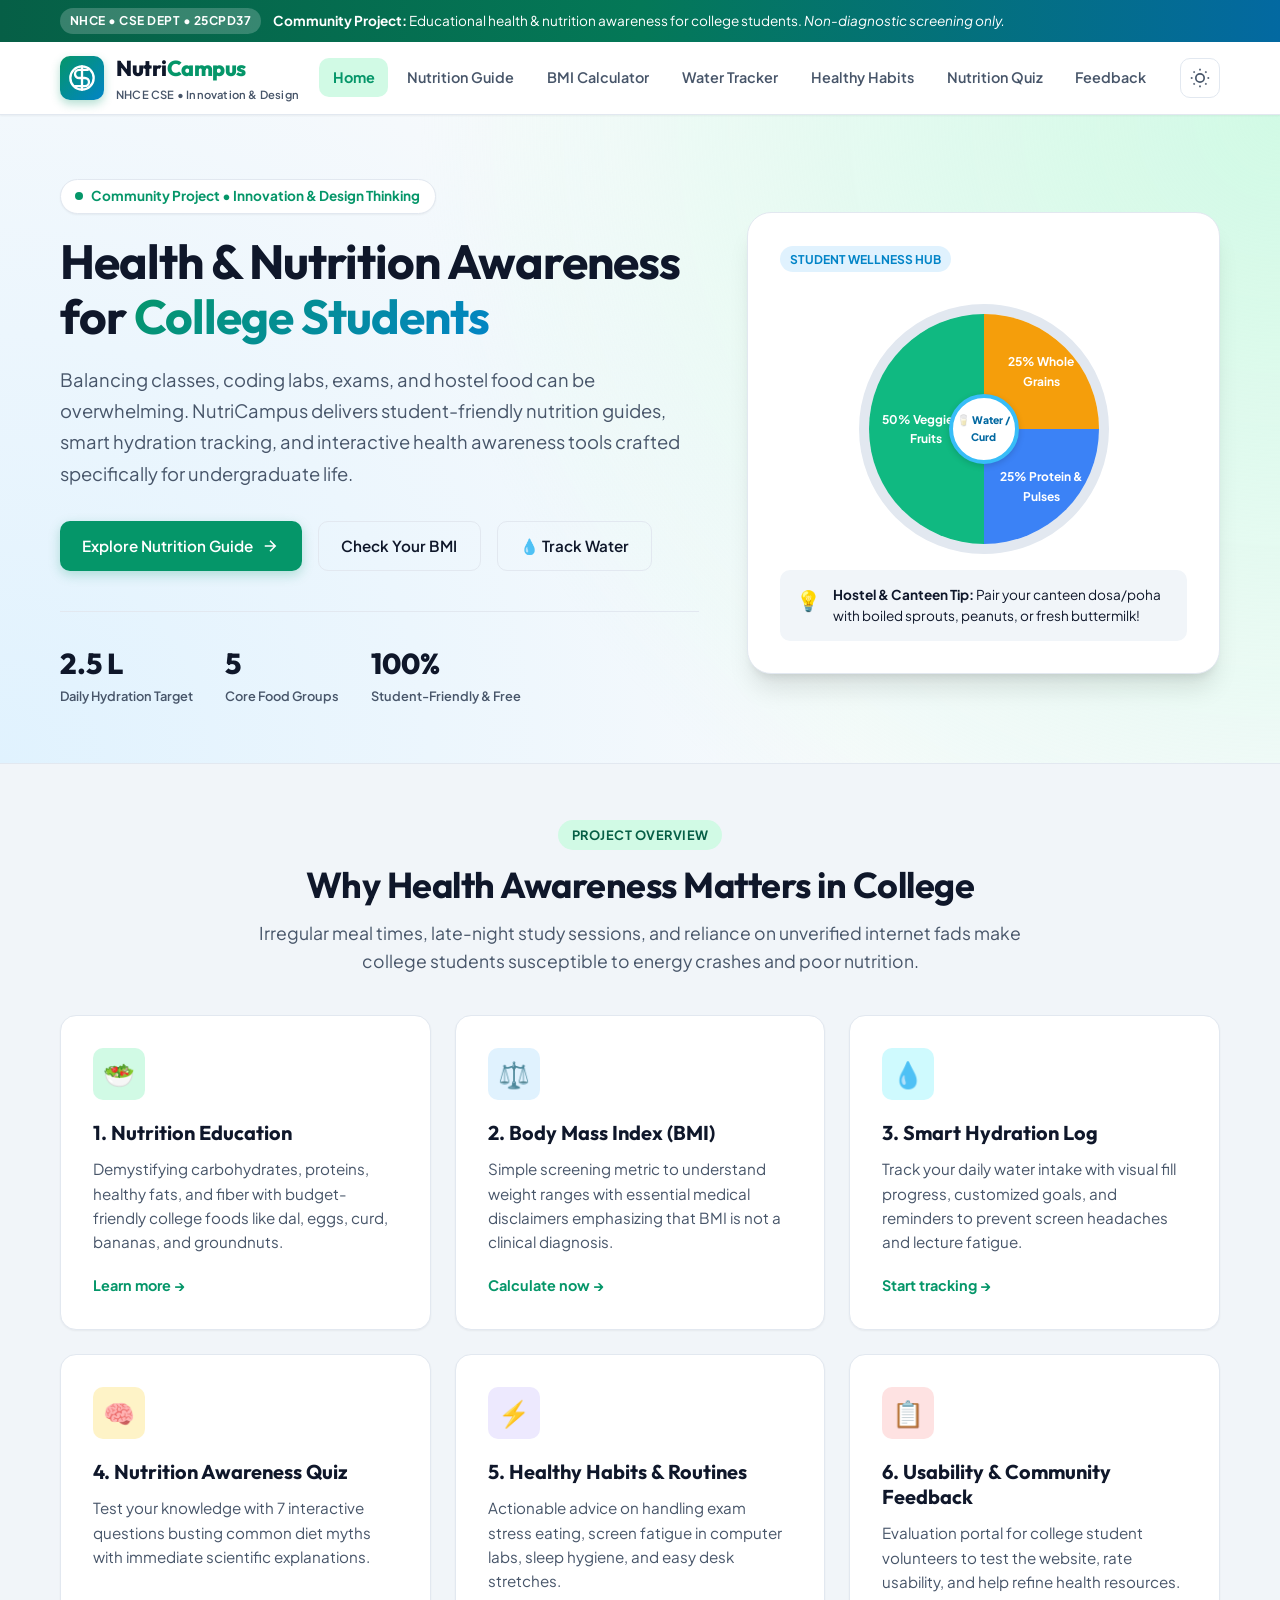
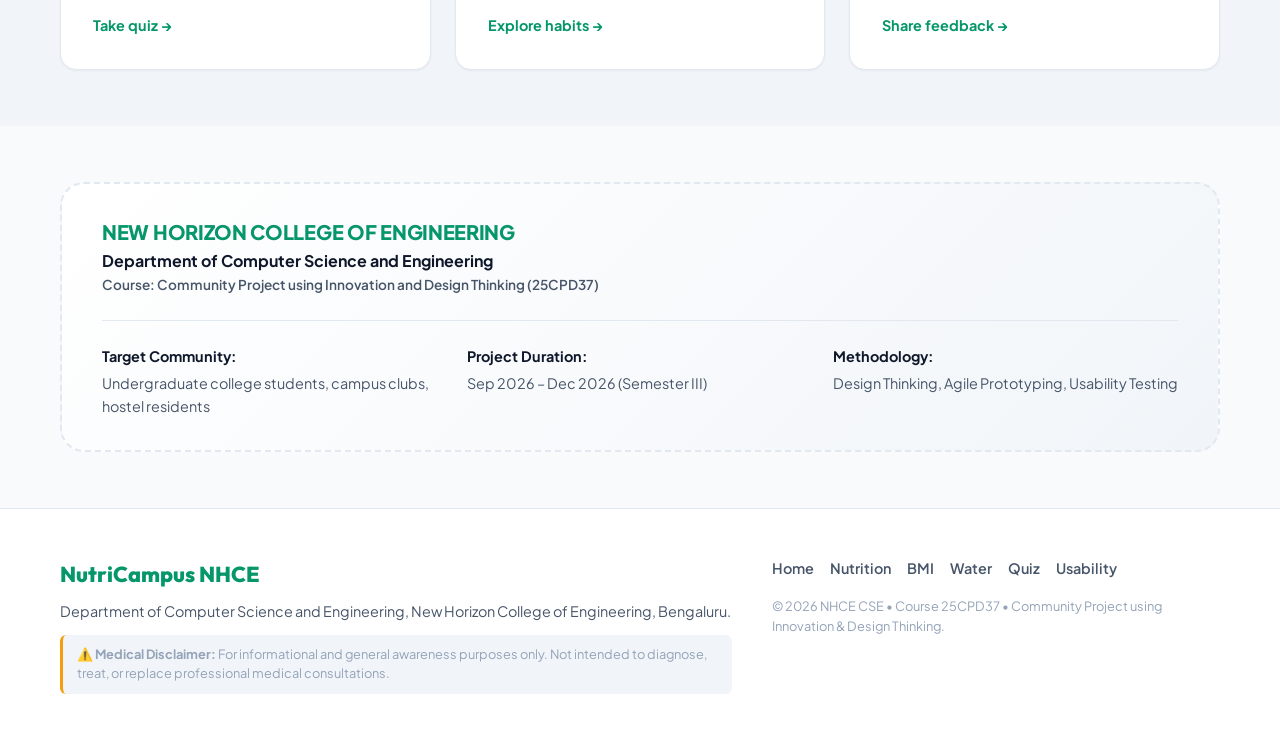
<file: public/index.html>
<!DOCTYPE html>
<html lang="en">
<head>
  <meta charset="UTF-8">
  <meta name="viewport" content="width=device-width, initial-scale=1.0">
  <title>NutriCampus - Health & Nutrition Awareness | NHCE CSE</title>
  <meta name="description" content="A student-friendly Health and Nutrition Awareness Web Application developed for New Horizon College of Engineering (Course 25CPD37). Features balanced diet tips, BMI calculator, water tracker, and wellness quiz.">
  <link rel="preconnect" href="https://fonts.googleapis.com">
  <link rel="preconnect" href="https://fonts.gstatic.com" crossorigin>
  <link href="https://fonts.googleapis.com/css2?family=Plus+Jakarta+Sans:wght@300;400;500;600;700;800&family=Outfit:wght@500;600;700;800&display=swap" rel="stylesheet">
  <link rel="stylesheet" href="styles.css">
</head>
<body class="theme-light">
  <!-- Disclaimer Notice Top Bar -->
  <aside class="top-banner" role="complementary">
    <div class="container banner-inner">
      <span class="badge-pill">NHCE • CSE Dept • 25CPD37</span>
      <p class="banner-text">
        <strong>Community Project:</strong> Educational health & nutrition awareness for college students. <em>Non-diagnostic screening only.</em>
      </p>
    </div>
  </aside>

  <!-- Main Navigation Header -->
  <header class="site-header" id="header">
    <div class="container nav-container">
      <a href="#home" class="brand-logo" id="brandLogo">
        <div class="logo-icon">
          <svg viewBox="0 0 24 24" width="28" height="28" fill="none" stroke="currentColor" stroke-width="2" stroke-linecap="round" stroke-linejoin="round">
            <path d="M12 2v20M17 5H9.5a3.5 3.5 0 0 0 0 7h5a3.5 3.5 0 0 1 0 7H6"/>
            <circle cx="12" cy="12" r="10"/>
          </svg>
        </div>
        <div class="logo-text">
          <span class="logo-title">Nutri<span>Campus</span></span>
          <span class="logo-sub">NHCE CSE • Innovation &amp; Design</span>
        </div>
      </a>

      <!-- Desktop Nav -->
      <nav class="nav-menu" id="navMenu" aria-label="Main Navigation">
        <ul class="nav-list">
          <li><a href="#home" class="nav-link active" data-tab="home">Home</a></li>
          <li><a href="#nutrition" class="nav-link" data-tab="nutrition">Nutrition Guide</a></li>
          <li><a href="#bmi" class="nav-link" data-tab="bmi">BMI Calculator</a></li>
          <li><a href="#tracker" class="nav-link" data-tab="tracker">Water Tracker</a></li>
          <li><a href="#habits" class="nav-link" data-tab="habits">Healthy Habits</a></li>
          <li><a href="#quiz" class="nav-link" data-tab="quiz">Nutrition Quiz</a></li>
          <li><a href="#feedback" class="nav-link" data-tab="feedback">Feedback</a></li>
        </ul>
      </nav>

      <!-- Utility Controls -->
      <div class="nav-actions">
        <button id="themeToggleBtn" class="icon-btn" aria-label="Toggle Dark/Light Mode" title="Toggle Theme">
          <svg class="sun-icon" viewBox="0 0 24 24" width="20" height="20" fill="none" stroke="currentColor" stroke-width="2">
            <circle cx="12" cy="12" r="5"></circle>
            <line x1="12" y1="1" x2="12" y2="3"></line>
            <line x1="12" y1="21" x2="12" y2="23"></line>
            <line x1="4.22" y1="4.22" x2="5.64" y2="5.64"></line>
            <line x1="18.36" y1="18.36" x2="19.78" y2="19.78"></line>
            <line x1="1" y1="12" x2="3" y2="12"></line>
            <line x1="21" y1="12" x2="23" y2="12"></line>
            <line x1="4.22" y1="19.78" x2="5.64" y2="18.36"></line>
            <line x1="18.36" y1="5.64" x2="19.78" y2="4.22"></line>
          </svg>
          <svg class="moon-icon" viewBox="0 0 24 24" width="20" height="20" fill="none" stroke="currentColor" stroke-width="2">
            <path d="M21 12.79A9 9 0 1 1 11.21 3 7 7 0 0 0 21 12.79z"></path>
          </svg>
        </button>

        <button id="mobileMenuBtn" class="icon-btn hamburger-btn" aria-label="Toggle navigation menu">
          <span></span>
          <span></span>
          <span></span>
        </button>
      </div>
    </div>
  </header>

  <!-- Mobile Drawer Menu -->
  <div class="mobile-drawer" id="mobileDrawer">
    <div class="drawer-header">
      <span class="drawer-title">Navigation</span>
      <button id="closeDrawerBtn" class="close-btn">&times;</button>
    </div>
    <ul class="drawer-list">
      <li><a href="#home" class="drawer-link active" data-tab="home">🏠 Home &amp; Overview</a></li>
      <li><a href="#nutrition" class="drawer-link" data-tab="nutrition">🥗 Nutrition &amp; Diet Guide</a></li>
      <li><a href="#bmi" class="drawer-link" data-tab="bmi">⚖️ BMI Calculator</a></li>
      <li><a href="#tracker" class="drawer-link" data-tab="tracker">💧 Daily Water Tracker</a></li>
      <li><a href="#habits" class="drawer-link" data-tab="habits">⚡ Healthy Habits for College</a></li>
      <li><a href="#quiz" class="drawer-link" data-tab="quiz">🧠 Nutrition Quiz</a></li>
      <li><a href="#feedback" class="drawer-link" data-tab="feedback">📝 Usability Feedback</a></li>
    </ul>
  </div>
  <div class="backdrop" id="backdrop"></div>

  <!-- Main Content Sections Container -->
  <main class="main-content" id="mainContent">

    <!-- TAB 1: HOME / OVERVIEW -->
    <section class="page-tab active" id="tab-home">
      <!-- Hero Section -->
      <div class="hero-section">
        <div class="container hero-grid">
          <div class="hero-content">
            <div class="sub-badge">
              <span class="pulse-dot"></span>
              Community Project • Innovation &amp; Design Thinking
            </div>
            <h1 class="hero-title">
              Health &amp; Nutrition Awareness for <span>College Students</span>
            </h1>
            <p class="hero-lead">
              Balancing classes, coding labs, exams, and hostel food can be overwhelming. NutriCampus delivers student-friendly nutrition guides, smart hydration tracking, and interactive health awareness tools crafted specifically for undergraduate life.
            </p>
            <div class="hero-actions">
              <a href="#nutrition" class="btn btn-primary" data-tab="nutrition">
                Explore Nutrition Guide
                <svg viewBox="0 0 24 24" width="18" height="18" fill="none" stroke="currentColor" stroke-width="2"><path d="M5 12h14M12 5l7 7-7 7"/></svg>
              </a>
              <a href="#bmi" class="btn btn-outline" data-tab="bmi">
                Check Your BMI
              </a>
              <a href="#tracker" class="btn btn-outline" data-tab="tracker">
                💧 Track Water
              </a>
            </div>

            <!-- Highlights Chips -->
            <div class="hero-stats">
              <div class="stat-item">
                <span class="stat-number">2.5 L</span>
                <span class="stat-label">Daily Hydration Target</span>
              </div>
              <div class="stat-item">
                <span class="stat-number">5</span>
                <span class="stat-label">Core Food Groups</span>
              </div>
              <div class="stat-item">
                <span class="stat-number">100%</span>
                <span class="stat-label">Student-Friendly &amp; Free</span>
              </div>
            </div>
          </div>

          <div class="hero-visual">
            <div class="hero-card-preview">
              <div class="preview-badge">Student Wellness Hub</div>
              <div class="plate-illustration">
                <div class="plate-circle">
                  <div class="plate-quarter q-veggies"><span>50% Veggies &amp; Fruits</span></div>
                  <div class="plate-quarter q-carbs"><span>25% Whole Grains</span></div>
                  <div class="plate-quarter q-protein"><span>25% Protein &amp; Pulses</span></div>
                  <div class="plate-center-cup"><span>🥛 Water / Curd</span></div>
                </div>
              </div>
              <div class="preview-tips">
                <div class="tip-card">
                  <div class="tip-icon">💡</div>
                  <div class="tip-info">
                    <strong>Hostel &amp; Canteen Tip:</strong>
                    <span>Pair your canteen dosa/poha with boiled sprouts, peanuts, or fresh buttermilk!</span>
                  </div>
                </div>
              </div>
            </div>
          </div>
        </div>
      </div>

      <!-- Problem Statement & Objectives Summary Card Grid -->
      <section class="section-padding bg-alt">
        <div class="container">
          <div class="section-header text-center">
            <span class="section-tag">Project Overview</span>
            <h2 class="section-title">Why Health Awareness Matters in College</h2>
            <p class="section-subtitle">
              Irregular meal times, late-night study sessions, and reliance on unverified internet fads make college students susceptible to energy crashes and poor nutrition.
            </p>
          </div>

          <div class="card-grid-3">
            <div class="feature-card">
              <div class="feature-icon bg-green-light">🥗</div>
              <h3>1. Nutrition Education</h3>
              <p>Demystifying carbohydrates, proteins, healthy fats, and fiber with budget-friendly college foods like dal, eggs, curd, bananas, and groundnuts.</p>
              <a href="#nutrition" class="card-arrow-link" data-tab="nutrition">Learn more &rarr;</a>
            </div>

            <div class="feature-card">
              <div class="feature-icon bg-blue-light">⚖️</div>
              <h3>2. Body Mass Index (BMI)</h3>
              <p>Simple screening metric to understand weight ranges with essential medical disclaimers emphasizing that BMI is not a clinical diagnosis.</p>
              <a href="#bmi" class="card-arrow-link" data-tab="bmi">Calculate now &rarr;</a>
            </div>

            <div class="feature-card">
              <div class="feature-icon bg-cyan-light">💧</div>
              <h3>3. Smart Hydration Log</h3>
              <p>Track your daily water intake with visual fill progress, customized goals, and reminders to prevent screen headaches and lecture fatigue.</p>
              <a href="#tracker" class="card-arrow-link" data-tab="tracker">Start tracking &rarr;</a>
            </div>

            <div class="feature-card">
              <div class="feature-icon bg-amber-light">🧠</div>
              <h3>4. Nutrition Awareness Quiz</h3>
              <p>Test your knowledge with 7 interactive questions busting common diet myths with immediate scientific explanations.</p>
              <a href="#quiz" class="card-arrow-link" data-tab="quiz">Take quiz &rarr;</a>
            </div>

            <div class="feature-card">
              <div class="feature-icon bg-purple-light">⚡</div>
              <h3>5. Healthy Habits &amp; Routines</h3>
              <p>Actionable advice on handling exam stress eating, screen fatigue in computer labs, sleep hygiene, and easy desk stretches.</p>
              <a href="#habits" class="card-arrow-link" data-tab="habits">Explore habits &rarr;</a>
            </div>

            <div class="feature-card">
              <div class="feature-icon bg-rose-light">📋</div>
              <h3>6. Usability &amp; Community Feedback</h3>
              <p>Evaluation portal for college student volunteers to test the website, rate usability, and help refine health resources.</p>
              <a href="#feedback" class="card-arrow-link" data-tab="feedback">Share feedback &rarr;</a>
            </div>
          </div>
        </div>
      </section>

      <!-- Department & College Project Box -->
      <section class="section-padding">
        <div class="container">
          <div class="academic-box">
            <div class="academic-header">
              <div class="academic-titles">
                <span class="inst-name">NEW HORIZON COLLEGE OF ENGINEERING</span>
                <span class="dept-name">Department of Computer Science and Engineering</span>
                <span class="course-code">Course: Community Project using Innovation and Design Thinking (25CPD37)</span>
              </div>
            </div>
            <div class="academic-meta-grid">
              <div class="academic-meta-card">
                <strong>Target Community:</strong>
                <span>Undergraduate college students, campus clubs, hostel residents</span>
              </div>
              <div class="academic-meta-card">
                <strong>Project Duration:</strong>
                <span>Sep 2026 – Dec 2026 (Semester III)</span>
              </div>
              <div class="academic-meta-card">
                <strong>Methodology:</strong>
                <span>Design Thinking, Agile Prototyping, Usability Testing</span>
              </div>
            </div>
          </div>
        </div>
      </section>
    </section>


    <!-- TAB 2: NUTRITION GUIDE -->
    <section class="page-tab" id="tab-nutrition">
      <div class="container section-padding">
        <div class="section-header">
          <span class="section-tag">Educational Module</span>
          <h2 class="section-title">Balanced Nutrition for College Life</h2>
          <p class="section-subtitle">
            Understand how each nutrient fuels your cognitive stamina, immune defense, and daily physical vitality with real, accessible foods.
          </p>
        </div>

        <!-- The Balanced Student Plate Visualizer -->
        <div class="balanced-plate-banner">
          <div class="plate-text">
            <h3>🍽️ The 50-25-25 Balanced Plate Guide</h3>
            <p>A simple visual rule endorsed by public health guidelines (like Harvard Healthy Eating Plate &amp; ICMR National Institute of Nutrition) that does not require calorie counting:</p>
            <ul class="plate-bullets">
              <li><strong>50% Plate:</strong> Colorful vegetables, leafy greens, cucumber, and fresh fruits (Fiber, Micronutrients).</li>
              <li><strong>25% Plate:</strong> Whole grains such as brown/parboiled rice, roti, millets, oats (Sustained energy).</li>
              <li><strong>25% Plate:</strong> Quality protein such as dal, chickpeas, paneer, eggs, curd, or lean meats (Muscle &amp; satiety).</li>
              <li><strong>Sides:</strong> A bowl of curd/buttermilk and plenty of clean drinking water.</li>
            </ul>
          </div>
          <div class="plate-graphic-box">
            <div class="interactive-plate">
              <div class="plate-segment seg-veg">
                <span>🥦 50% Veggies &amp; Fruits</span>
              </div>
              <div class="plate-segment seg-grain">
                <span>🌾 25% Grains</span>
              </div>
              <div class="plate-segment seg-protein">
                <span>🍳 25% Protein</span>
              </div>
              <div class="plate-badge-water">💧 Water &amp; Curd</div>
            </div>
          </div>
        </div>

        <!-- Interactive Food Groups Tab Filter -->
        <div class="food-groups-section">
          <h3 class="subsection-title">Explore Essential Food Groups</h3>
          <div class="group-filters">
            <button class="filter-chip active" data-filter="all">All Groups</button>
            <button class="filter-chip" data-filter="carbs">⚡ Carbohydrates</button>
            <button class="filter-chip" data-filter="proteins">💪 Proteins</button>
            <button class="filter-chip" data-filter="fats">🥑 Healthy Fats</button>
            <button class="filter-chip" data-filter="vitamins">🍊 Vitamins &amp; Minerals</button>
            <button class="filter-chip" data-filter="hydration">💧 Hydration &amp; Fiber</button>
          </div>

          <div class="food-cards-grid" id="foodCardsGrid">
            <!-- Card 1: Carbs -->
            <div class="food-card" data-category="carbs">
              <div class="card-badge carbs">Carbohydrates</div>
              <h4>Complex Carbohydrates (Primary Energy)</h4>
              <p class="food-desc">Fuel your brain for lecture focus and late study sessions. Complex carbs release glucose steadily into the bloodstream without sudden insulin spikes.</p>
              <div class="food-examples">
                <strong>Best Student Sources:</strong>
                <ul>
                  <li>Whole wheat rotis, parboiled rice</li>
                  <li>Millets (Ragi, Jowar, Foxtail)</li>
                  <li>Rolled oats, Poha with veggies</li>
                  <li>Sweet potatoes, boiled corn</li>
                </ul>
              </div>
              <div class="student-tip">
                <em>💡 Avoid:</em> Relying solely on refined flour (maida) bakery items and sugary cookies which lead to quick drowsiness.
              </div>
            </div>

            <!-- Card 2: Proteins -->
            <div class="food-card" data-category="proteins">
              <div class="card-badge proteins">Proteins</div>
              <h4>Proteins (Building Blocks &amp; Satiety)</h4>
              <p class="food-desc">Essential for cell repair, immune strength, neurotransmitter synthesis, and keeping hunger at bay during back-to-back classes.</p>
              <div class="food-examples">
                <strong>Budget-Friendly Student Sources:</strong>
                <ul>
                  <li>Boiled eggs, egg bhurji</li>
                  <li>Lentils, Dal, Rajma, Chole</li>
                  <li>Sprouts (Moong, Kala Chana)</li>
                  <li>Paneer, Tofu, Greek/Plain Curd</li>
                  <li>Roasted peanuts &amp; roasted chana</li>
                </ul>
              </div>
              <div class="student-tip">
                <em>💡 Hostel Hack:</em> Keep a box of roasted chana and peanuts at your study desk for affordable, mess-free protein.
              </div>
            </div>

            <!-- Card 3: Healthy Fats -->
            <div class="food-card" data-category="fats">
              <div class="card-badge fats">Healthy Fats</div>
              <h4>Healthy Fats (Brain &amp; Hormone Support)</h4>
              <p class="food-desc">The human brain is 60% fat! Good fats (monounsaturated &amp; polyunsaturated) absorb fat-soluble vitamins (A, D, E, K) and support long-term memory.</p>
              <div class="food-examples">
                <strong>Smart Sources:</strong>
                <ul>
                  <li>Walnuts, almonds, peanuts</li>
                  <li>Sunflower seeds, chia seeds</li>
                  <li>Moderate ghee &amp; mustard/olive oil</li>
                  <li>Naturally occurring fats in eggs &amp; dairy</li>
                </ul>
              </div>
              <div class="student-tip">
                <em>💡 Swap:</em> Replace deep-fried evening street samosas with a handful of roasted peanuts or dry fruits.
              </div>
            </div>

            <!-- Card 4: Vitamins & Minerals -->
            <div class="food-card" data-category="vitamins">
              <div class="card-badge vitamins">Micronutrients</div>
              <h4>Vitamins &amp; Minerals (Immune Shield)</h4>
              <p class="food-desc">Iron prevents fatigue and brain fog; Vitamin C boosts iron absorption; Vitamin D and Calcium safeguard bone strength under indoor academic schedules.</p>
              <div class="food-examples">
                <strong>Top Sources:</strong>
                <ul>
                  <li>Spinach, moringa, seasonal greens (Iron &amp; Folate)</li>
                  <li>Oranges, amla, lemon, guava (Vitamin C)</li>
                  <li>Milk, fortified dahi, sesame seeds (Calcium)</li>
                  <li>Carrots, pumpkin (Vitamin A for screen fatigue)</li>
                </ul>
              </div>
              <div class="student-tip">
                <em>💡 Quick Fix:</em> Squeeze a fresh lemon over your canteen dal or poha to dramatically increase non-heme iron absorption!
              </div>
            </div>

            <!-- Card 5: Hydration & Fiber -->
            <div class="food-card" data-category="hydration">
              <div class="card-badge hydration">Fiber &amp; Water</div>
              <h4>Dietary Fiber &amp; Fluid Balance</h4>
              <p class="food-desc">Fiber promotes healthy gut microbiota, prevents hostel-induced constipation, and stabilizes blood sugar. Proper hydration prevents morning headaches.</p>
              <div class="food-examples">
                <strong>Everyday Sources:</strong>
                <ul>
                  <li>Apples, bananas, papayas, seasonal fruits</li>
                  <li>Cucumber &amp; tomato salads before lunch</li>
                  <li>Tender coconut water, unsalted chaas (buttermilk)</li>
                  <li>Clear vegetable soups &amp; plain water</li>
                </ul>
              </div>
              <div class="student-tip">
                <em>💡 Rule of Thumb:</em> Drink a glass of water before each meal and keep a reusable bottle in your college backpack.
              </div>
            </div>
          </div>
        </div>

        <!-- Campus Food Swaps Guide -->
        <div class="swaps-container">
          <h3 class="subsection-title">Campus Canteen &amp; Hostel Food Swaps</h3>
          <p class="subsection-lead">Practical, realistic swaps for college students without breaking your student budget:</p>

          <div class="swap-table-wrapper">
            <table class="swap-table">
              <thead>
                <tr>
                  <th>Instead of... (High sodium / sugar)</th>
                  <th>Try Choosing... (Nutrient-rich student swap)</th>
                  <th>Why it benefits your academic day</th>
                </tr>
              </thead>
              <tbody>
                <tr>
                  <td>🍜 Daily 2-minute instant noodles</td>
                  <td>🥣 Veggie poha, upma, or oats with peanuts</td>
                  <td>More sustained fiber &amp; protein; prevents the 1-hour sugar crash during classes.</td>
                </tr>
                <tr>
                  <td>🥤 Packaged sugary fizzy drinks &amp; juice cartons</td>
                  <td>🥛 Fresh buttermilk (chaas), nimbu pani, or tender coconut</td>
                  <td>Cools the digestive tract, hydrates naturally with electrolytes, zero synthetic fructose.</td>
                </tr>
                <tr>
                  <td>🍟 Greasy deep-fried fried samosa / pakodas</td>
                  <td>🥜 Steamed sweet corn, boiled chana chaat, or roasted makhana</td>
                  <td>Light on the stomach, no sluggishness before afternoon laboratory sessions.</td>
                </tr>
                <tr>
                  <td>☕ 4+ cups of high-sugar coffee/energy drinks</td>
                  <td>🍵 Green tea, warm lemon water, or cold water refills</td>
                  <td>Reduces exam jitteriness, prevents dehydration-induced tachycardia and sleep disturbances.</td>
                </tr>
              </tbody>
            </table>
          </div>
        </div>
      </div>
    </section>


    <!-- TAB 3: BMI CALCULATOR -->
    <section class="page-tab" id="tab-bmi">
      <div class="container section-padding">
        <div class="section-header">
          <span class="section-tag">Interactive Screening Tool</span>
          <h2 class="section-title">Body Mass Index (BMI) Calculator</h2>
          <p class="section-subtitle">
            Calculate your screening index from height and weight. Please read the essential context on what BMI can and cannot measure.
          </p>
        </div>

        <!-- Disclaimer Callout Box (Crucial for Synopsis Requirements) -->
        <div class="disclaimer-callout">
          <div class="disclaimer-icon">⚠️</div>
          <div class="disclaimer-text">
            <strong>Important Educational Disclaimer:</strong>
            <p>
              Body Mass Index (BMI) is a simple ratio (\(weight / height^2\)) designed for population-level screening. 
              <strong>BMI is NOT a medical diagnosis</strong> of body fat, cardiovascular health, or fitness. It does not differentiate between muscle mass, bone density, or water retention. Highly active athletes or students with higher muscle mass may show a higher BMI while being in peak health. Always consult qualified college health center personnel or a physician for personal medical assessments.
            </p>
          </div>
        </div>

        <div class="bmi-grid">
          <!-- Calculator Input Card -->
          <div class="bmi-form-card">
            <div class="unit-toggle-group">
              <button class="unit-toggle-btn active" id="metricUnitBtn">Metric (cm, kg)</button>
              <button class="unit-toggle-btn" id="imperialUnitBtn">Imperial (ft/in, lbs)</button>
            </div>

            <form id="bmiForm" class="bmi-form">
              <!-- Metric Fields -->
              <div id="metricFields">
                <div class="input-field">
                  <label for="metricHeight">Height in Centimeters (cm)</label>
                  <div class="input-with-affix">
                    <input type="number" id="metricHeight" placeholder="e.g. 172" min="80" max="250" step="0.5" required>
                    <span class="affix">cm</span>
                  </div>
                  <span class="field-hint">Average college height: 150 - 185 cm</span>
                </div>

                <div class="input-field">
                  <label for="metricWeight">Weight in Kilograms (kg)</label>
                  <div class="input-with-affix">
                    <input type="number" id="metricWeight" placeholder="e.g. 64" min="25" max="220" step="0.5" required>
                    <span class="affix">kg</span>
                  </div>
                  <span class="field-hint">e.g. 50 - 80 kg</span>
                </div>
              </div>

              <!-- Imperial Fields -->
              <div id="imperialFields" class="hidden">
                <div class="input-row">
                  <div class="input-field">
                    <label for="imperialFeet">Height (Feet)</label>
                    <div class="input-with-affix">
                      <input type="number" id="imperialFeet" placeholder="5" min="3" max="8">
                      <span class="affix">ft</span>
                    </div>
                  </div>
                  <div class="input-field">
                    <label for="imperialInches">Height (Inches)</label>
                    <div class="input-with-affix">
                      <input type="number" id="imperialInches" placeholder="8" min="0" max="11">
                      <span class="affix">in</span>
                    </div>
                  </div>
                </div>

                <div class="input-field">
                  <label for="imperialWeight">Weight in Pounds (lbs)</label>
                  <div class="input-with-affix">
                    <input type="number" id="imperialWeight" placeholder="140" min="50" max="450" step="1">
                    <span class="affix">lbs</span>
                  </div>
                </div>
              </div>

              <div class="form-btn-row">
                <button type="submit" class="btn btn-primary" id="calcBmiBtn">
                  Calculate BMI
                </button>
                <button type="button" class="btn btn-secondary" id="resetBmiBtn">
                  Reset
                </button>
              </div>
            </form>
          </div>

          <!-- Output Results Card -->
          <div class="bmi-result-card" id="bmiResultContainer">
            <div class="result-placeholder" id="bmiPlaceholder">
              <div class="placeholder-icon">📊</div>
              <h3>Enter your measurements</h3>
              <p>Your calculated BMI score, category interpretation, and healthy weight estimates will display here.</p>
            </div>

            <div class="result-display hidden" id="bmiActiveResult">
              <div class="bmi-score-header">
                <span class="score-label">Your Calculated BMI</span>
                <div class="score-val" id="bmiValueDisplay">22.4</div>
                <div class="score-category-badge" id="bmiCategoryBadge">Normal / Healthy Weight</div>
              </div>

              <!-- Interactive BMI Gauge Bar -->
              <div class="bmi-visual-meter">
                <div class="meter-bar">
                  <div class="meter-segment s-under" title="Underweight (&lt; 18.5)"></div>
                  <div class="meter-segment s-normal" title="Normal (18.5 - 24.9)"></div>
                  <div class="meter-segment s-over" title="Overweight (25 - 29.9)"></div>
                  <div class="meter-segment s-obese" title="Obese (&gt;= 30)"></div>
                </div>
                <div class="meter-pointer" id="meterPointer" style="left: 35%;">
                  <div class="pointer-arrow">▲</div>
                </div>
                <div class="meter-labels">
                  <span>&lt; 18.5</span>
                  <span>18.5 - 24.9</span>
                  <span>25 - 29.9</span>
                  <span>&ge; 30</span>
                </div>
              </div>

              <!-- Healthy Range Estimate -->
              <div class="bmi-insights">
                <div class="insight-row">
                  <span class="insight-label">Estimated Healthy Range for your height:</span>
                  <strong class="insight-value" id="healthyRangeText">54.5 kg – 73.5 kg</strong>
                </div>
                <div class="insight-explanation" id="bmiExplanationText">
                  Your BMI falls within the typical healthy range for standard population references. Focus on maintaining a varied diet, drinking enough water, and staying physically active.
                </div>
              </div>
            </div>
          </div>
        </div>

        <!-- BMI Reference Table Card -->
        <div class="bmi-info-table-card">
          <h3>WHO Standard BMI Categories for Adults</h3>
          <div class="table-responsive">
            <table class="info-table">
              <thead>
                <tr>
                  <th>Category</th>
                  <th>BMI Range (kg/m²)</th>
                  <th>Educational Interpretation</th>
                  <th>Recommended Healthy Habits</th>
                </tr>
              </thead>
              <tbody>
                <tr>
                  <td><span class="badge-dot dot-blue"></span> Underweight</td>
                  <td>&lt; 18.5</td>
                  <td>May indicate insufficient calorie/protein intake or high metabolic burn.</td>
                  <td>Focus on nutrient-dense foods: nuts, bananas, dairy/soy, lentils, whole grains. Avoid skipping meals.</td>
                </tr>
                <tr>
                  <td><span class="badge-dot dot-green"></span> Normal Weight</td>
                  <td>18.5 – 24.9</td>
                  <td>Generally associated with lower risk of chronic lifestyle ailments.</td>
                  <td>Maintain regular hydration, 150 mins weekly physical activity, and balanced meal proportions.</td>
                </tr>
                <tr>
                  <td><span class="badge-dot dot-amber"></span> Overweight</td>
                  <td>25.0 – 29.9</td>
                  <td>Higher ratio of weight to height; note that muscular students may also fall here.</td>
                  <td>Incorporate daily brisk walks across campus, reduce sweetened beverages, add fresh salads before meals.</td>
                </tr>
                <tr>
                  <td><span class="badge-dot dot-red"></span> Obesity Range</td>
                  <td>&ge; 30.0</td>
                  <td>Increased correlation with insulin resistance and joint stress over time.</td>
                  <td>Gradual lifestyle adjustments: consulting a healthcare professional, avoiding crash diets, building consistent activity.</td>
                </tr>
              </tbody>
            </table>
          </div>
        </div>
      </div>
    </section>


    <!-- TAB 4: WATER TRACKER -->
    <section class="page-tab" id="tab-tracker">
      <div class="container section-padding">
        <div class="section-header">
          <span class="section-tag">Interactive Daily Tool</span>
          <h2 class="section-title">Daily Hydration Tracker</h2>
          <p class="section-subtitle">
            Mild dehydration impairs concentration, increases reaction time in coding labs, and triggers tension headaches. Track your water glasses throughout the day.
          </p>
        </div>

        <div class="tracker-layout">
          <!-- Visual Bottle Container -->
          <div class="bottle-visual-card">
            <div class="bottle-wrapper">
              <div class="water-bottle" id="waterBottle">
                <!-- Cap -->
                <div class="bottle-cap"></div>
                <!-- Body -->
                <div class="bottle-body">
                  <div class="liquid-fill" id="liquidFill" style="height: 0%;">
                    <div class="wave wave-back"></div>
                    <div class="wave wave-front"></div>
                  </div>
                  <!-- Measurement ticks -->
                  <div class="bottle-ticks">
                    <span>100%</span>
                    <span>75%</span>
                    <span>50%</span>
                    <span>25%</span>
                  </div>
                </div>
              </div>
            </div>

            <div class="bottle-stats">
              <div class="consumed-display">
                <span class="big-ml" id="consumedDisplay">0</span>
                <span class="slash-target">/ <span id="targetDisplay">2500</span> ml</span>
              </div>
              <div class="percent-chip" id="percentDisplay">0% Reached</div>
              <div class="limit-pill" id="limitNotice">Max Daily Safe Limit: 5.0 L (5000 ml)</div>
              <p class="status-msg" id="statusMessage">Start hydrating! Take a sip to kick off your day.</p>
            </div>
          </div>

          <!-- Controls & Logging Panel -->
          <div class="tracker-controls-card">
            <div class="target-setting-row">
              <label for="goalSelector"><strong>Daily Hydration Goal:</strong></label>
              <select id="goalSelector" class="form-select">
                <option value="2000">2000 ml (8 standard cups - moderate activity)</option>
                <option value="2500" selected>2500 ml (10 cups - recommended student average)</option>
                <option value="3000">3000 ml (12 cups - active / sports / hot weather)</option>
                <option value="3500">3500 ml (14 cups - high physical demand)</option>
                <option value="4000">4000 ml (16 cups - high activity / summer)</option>
                <option value="5000">5000 ml (5.0 Liters - Maximum Daily Safety Limit)</option>
              </select>
            </div>

            <div class="quick-add-section">
              <label class="section-sublabel">Quick Add Portions:</label>
              <div class="quick-btns-grid">
                <button class="quick-btn" data-amount="200" title="Small Chai/Water Glass">
                  <span class="btn-emoji">🥛</span>
                  <span class="btn-vol">+200 ml</span>
                  <span class="btn-name">Small Glass</span>
                </button>
                <button class="quick-btn" data-amount="250" title="Standard Cup">
                  <span class="btn-emoji">🥤</span>
                  <span class="btn-vol">+250 ml</span>
                  <span class="btn-name">Standard Cup</span>
                </button>
                <button class="quick-btn" data-amount="500" title="Full Water Bottle">
                  <span class="btn-emoji">🍼</span>
                  <span class="btn-vol">+500 ml</span>
                  <span class="btn-name">Campus Bottle</span>
                </button>
                <button class="quick-btn" data-amount="150" title="Warm Water or Tea">
                  <span class="btn-emoji">🍵</span>
                  <span class="btn-vol">+150 ml</span>
                  <span class="btn-name">Warm / Herbal</span>
                </button>
              </div>
            </div>

            <!-- Custom Add Input -->
            <div class="custom-add-row">
              <div class="input-with-affix">
                <input type="number" id="customAmountInput" placeholder="Custom ml (e.g. 350)" min="50" max="5000" step="50">
                <span class="affix">ml</span>
              </div>
              <button class="btn btn-secondary" id="customAddBtn">Add Custom</button>
            </div>

            <!-- Action buttons: Undo and Reset -->
            <div class="tracker-actions-row">
              <button class="btn btn-sm btn-outline" id="undoWaterBtn">
                ↩️ Undo Last
              </button>
              <button class="btn btn-sm btn-danger-outline" id="resetWaterBtn">
                🔄 Reset Today's Log
              </button>
            </div>

            <!-- Hydration Tips Card -->
            <div class="hydration-benefit-box">
              <h4>🧠 Student Hydration Tip</h4>
              <p>
                Drinking a glass of water immediately after waking up and 30 minutes before exams boosts alertness, reduces drowsiness in morning lectures, and replenishes overnight fluid loss!
              </p>
            </div>
          </div>
        </div>

        <!-- Recent Logs Table -->
        <div class="tracker-history-card">
          <div class="history-header">
            <h3>Today's Consumption History</h3>
            <span class="history-count" id="logCountText">0 entries today</span>
          </div>
          <div class="log-list" id="logListContainer">
            <div class="empty-log-msg">No water intake logged yet today. Click one of the portion buttons above to add your first glass!</div>
          </div>
        </div>
      </div>
    </section>


    <!-- TAB 5: HEALTHY HABITS -->
    <section class="page-tab" id="tab-habits">
      <div class="container section-padding">
        <div class="section-header">
          <span class="section-tag">Campus Wellness Guide</span>
          <h2 class="section-title">Healthy Habits for Undergraduate Life</h2>
          <p class="section-subtitle">
            Practical, evidence-backed lifestyle routines designed for computer science engineering students navigating code deadlines and project sprints.
          </p>
        </div>

        <div class="habits-grid">
          <!-- Habit 1: Screen Fatigue & 20-20-20 -->
          <div class="habit-card">
            <div class="habit-icon">💻</div>
            <div class="habit-content">
              <h3>The 20-20-20 Screen Relief Rule</h3>
              <p>Long programming and lab sessions cause dry eyes, blurred vision, and tension headaches.</p>
              <div class="habit-step">
                <strong>How to practice:</strong> Every <strong>20 minutes</strong>, look away from your monitor at an object at least <strong>20 feet</strong> away for at least <strong>20 seconds</strong>. Blink deliberately 10 times to naturally re-lubricate your cornea.
              </div>
            </div>
          </div>

          <!-- Habit 2: Exam Brain Food -->
          <div class="habit-card">
            <div class="habit-icon">🧠</div>
            <div class="habit-content">
              <h3>Smart Exam Nutrition &amp; Memory Fuel</h3>
              <p>Heavy oily meals before tests divert blood flow to digestion, causing lethargy and slow memory recall.</p>
              <div class="habit-step">
                <strong>What to eat:</strong> 90 minutes before an exam, eat a light balanced meal—such as curd with banana, a vegetable sandwich, or boiled eggs with whole wheat bread. Carry a bottle of water into the hall.
              </div>
            </div>
          </div>

          <!-- Habit 3: Late Night Study Snacking -->
          <div class="habit-card">
            <div class="habit-icon">🌙</div>
            <div class="habit-content">
              <h3>Healthy Late-Night Study Snacks</h3>
              <p>Late night cravings often lead to instant noodles or sugar-heavy biscuits that disturb restorative sleep cycles.</p>
              <div class="habit-step">
                <strong>Better alternatives:</strong> Keep roasted makhana (foxnuts), roasted peanuts, a warm cup of milk/soymilk, or a fresh apple with peanut butter. These stabilize glucose and promote restful sleep.
              </div>
            </div>
          </div>

          <!-- Habit 4: Sleep Hygiene -->
          <div class="habit-card">
            <div class="habit-icon">😴</div>
            <div class="habit-content">
              <h3>Circadian Sleep Rhythm in Hostels</h3>
              <p>Irregular all-nighters damage memory consolidation where newly learned code patterns are stored into long-term memory.</p>
              <div class="habit-step">
                <strong>Actionable routine:</strong> Aim for 7–8 hours of consistent sleep. Stop caffeine intake 6 hours prior to bedtime. Enable blue-light filter ("Night Light") on your laptop after 9:00 PM.
              </div>
            </div>
          </div>

          <!-- Habit 5: Lab Stretches -->
          <div class="habit-card">
            <div class="habit-icon">🧘</div>
            <div class="habit-content">
              <h3>Ergonomic Desk &amp; Neck Stretches</h3>
              <p>Hunching over laptops strains cervical vertebrae and lumbar muscles ("tech neck").</p>
              <div class="habit-step">
                <strong>3-minute routine:</strong> Roll your shoulders backward 10 times. Gently tilt your ear towards each shoulder for 15 seconds. Stand up and do 10 gentle torso twists during 5-minute lecture breaks.
              </div>
            </div>
          </div>

          <!-- Habit 6: Mindful Eating vs Distracted Grazing -->
          <div class="habit-card">
            <div class="habit-icon">🥗</div>
            <div class="habit-content">
              <h3>Mindful Eating Without Screen Distraction</h3>
              <p>Eating while scrolling social media or debugging code prevents satiety hormone signaling, leading to overeating.</p>
              <div class="habit-step">
                <strong>Try this:</strong> Dedicate 15 dedicated minutes to eating your meal without YouTube or coding. Chew slowly; notice flavors and fullness cues. You will feel energized rather than bloated.
              </div>
            </div>
          </div>
        </div>

        <!-- Weekly Habit Checklist -->
        <div class="weekly-checklist-card">
          <div class="checklist-header">
            <h3>✅ Student Daily Wellness Checklist</h3>
            <p>Check off these micro-habits throughout your day on campus:</p>
          </div>
          <div class="checklist-items" id="habitChecklist">
            <label class="check-item">
              <input type="checkbox" id="chk1">
              <span>Drank at least 1 glass of water right after waking up.</span>
            </label>
            <label class="check-item">
              <input type="checkbox" id="chk2">
              <span>Included at least one protein source in breakfast or lunch (dal, egg, curd, sprouts).</span>
            </label>
            <label class="check-item">
              <input type="checkbox" id="chk3">
              <span>Took a 5-minute movement break during long screen sessions.</span>
            </label>
            <label class="check-item">
              <input type="checkbox" id="chk4">
              <span>Chose a wholesome snack (fruit, peanuts, corn) over ultra-processed fried items.</span>
            </label>
            <label class="check-item">
              <input type="checkbox" id="chk5">
              <span>Met my 2.5L daily hydration target.</span>
            </label>
          </div>
        </div>
      </div>
    </section>


    <!-- TAB 6: NUTRITION QUIZ -->
    <section class="page-tab" id="tab-quiz">
      <div class="container section-padding">
        <div class="section-header">
          <span class="section-tag">Interactive Knowledge Check</span>
          <h2 class="section-title">College Nutrition &amp; Wellness Quiz</h2>
          <p class="section-subtitle">
            Bust common myths about college diets, energy drinks, and healthy living. Receive instant feedback and explanations after each answer!
          </p>
        </div>

        <div class="quiz-container-card">
          <!-- Quiz Progress Header -->
          <div class="quiz-top-bar">
            <div class="quiz-step-info">
              Question <span id="currentQNum">1</span> of <span id="totalQNum">7</span>
            </div>
            <div class="quiz-progress-track">
              <div class="quiz-progress-bar" id="quizProgressBar" style="width: 14%;"></div>
            </div>
            <div class="quiz-score-pill">
              Score: <span id="liveScore">0</span>
            </div>
          </div>

          <!-- Active Question Area -->
          <div class="quiz-body" id="quizQuestionArea">
            <h3 class="quiz-question-title" id="questionTitle">Loading question...</h3>
            
            <div class="quiz-options-list" id="optionsContainer">
              <!-- Dynamically populated -->
            </div>

            <!-- Feedback Explanation Box (Appears after answer) -->
            <div class="quiz-feedback-box hidden" id="quizFeedbackBox">
              <div class="feedback-badge" id="feedbackBadge">Correct!</div>
              <p class="feedback-explanation" id="feedbackExplanationText"></p>
              <button class="btn btn-primary" id="nextQuestionBtn">Next Question &rarr;</button>
            </div>
          </div>

          <!-- Quiz Completion Scoreboard (Initially Hidden) -->
          <div class="quiz-results hidden" id="quizResultsArea">
            <div class="trophy-icon">🏆</div>
            <h3 class="result-title">Quiz Completed!</h3>
            <div class="final-score-display">
              You scored <span id="finalScoreVal">0</span> out of <span id="finalTotalVal">7</span>
            </div>
            <div class="achievement-badge" id="achievementBadge">
              Campus Wellness Champion
            </div>
            <p class="result-summary" id="resultSummaryText">
              Great effort! You possess a solid grasp of foundational nutrition and healthy student habits.
            </p>
            <div class="quiz-action-btns">
              <button class="btn btn-primary" id="restartQuizBtn">🔄 Retake Quiz</button>
              <a href="#nutrition" class="btn btn-outline" data-tab="nutrition">Review Nutrition Guide</a>
            </div>
          </div>
        </div>
      </div>
    </section>


    <!-- TAB 7: USABILITY FEEDBACK -->
    <section class="page-tab" id="tab-feedback">
      <div class="container section-padding">
        <div class="section-header">
          <span class="section-tag">Objective 5 &amp; Methodology</span>
          <h2 class="section-title">Usability &amp; Community Evaluation</h2>
          <p class="section-subtitle">
            As outlined in our Course 25CPD37 methodology, we gather direct usability feedback from student testers to assess content clarity, ease of navigation, and educational value.
          </p>
        </div>

        <div class="feedback-grid">
          <!-- Form Card -->
          <div class="feedback-form-card">
            <h3>Student Tester Feedback Form</h3>
            <p class="form-instructions">Please share your honest experience testing the NutriCampus web application:</p>

            <form id="feedbackForm" class="academic-feedback-form">
              <div class="form-group">
                <label for="testerName">Your Name / USN (Optional):</label>
                <input type="text" id="testerName" class="form-input" placeholder="e.g. Rahul S. / 1NH25CS000">
              </div>

              <div class="form-group">
                <label for="testerBranch">Department &amp; Semester:</label>
                <input type="text" id="testerBranch" class="form-input" placeholder="e.g. CSE - 3rd Sem" value="CSE - 3rd Sem">
              </div>

              <!-- Question: Did it improve awareness? -->
              <div class="form-group">
                <label>1. Did this application help improve your awareness of daily nutrition?</label>
                <div class="radio-options">
                  <label class="radio-label">
                    <input type="radio" name="awarenessGain" value="Yes, significantly" checked>
                    <span>Yes, significantly</span>
                  </label>
                  <label class="radio-label">
                    <input type="radio" name="awarenessGain" value="Somewhat">
                    <span>Somewhat</span>
                  </label>
                  <label class="radio-label">
                    <input type="radio" name="awarenessGain" value="Neutral">
                    <span>Neutral</span>
                  </label>
                </div>
              </div>

              <!-- Suggestions -->
              <div class="form-group">
                <label for="testerComments">2. Suggestions, feature ideas, or feedback for the team:</label>
                <textarea id="testerComments" rows="3" class="form-input" placeholder="e.g. The water tracker animation was smooth; adding more hostel mess food swaps would be great!"></textarea>
              </div>

              <button type="submit" class="btn btn-primary btn-block" id="submitFeedbackBtn">
                Submit Usability Feedback
              </button>
            </form>

            <div class="feedback-success-msg hidden" id="feedbackSuccess">
              <div class="success-icon">🎉</div>
              <h4>Thank you for your valuable feedback!</h4>
              <p>Your response has been recorded. It contributes directly to our Phase 6 usability study documentation for 25CPD37.</p>
            </div>
          </div>

          <!-- Evaluation Summary & Tester Log Box -->
          <div class="feedback-stats-card">
            <h3>Tester Evaluation Metrics</h3>
            <p>Live summary compiled from participating student reviewers:</p>

            <div class="stat-metrics-grid">
              <div class="metric-box">
                <span class="metric-num" id="totalReviewsCount">12</span>
                <span class="metric-lbl">Total Testers</span>
              </div>
              <div class="metric-box">
                <span class="metric-num" id="awarenessImpactRate">100%</span>
                <span class="metric-lbl">Awareness Impact</span>
              </div>
              <div class="metric-box">
                <span class="metric-num">CSE Sem III</span>
                <span class="metric-lbl">Pilot Cohort</span>
              </div>
              <div class="metric-box">
                <span class="metric-num">100%</span>
                <span class="metric-lbl">Positive Reception</span>
              </div>
            </div>

            <!-- Recent Reviews Feed -->
            <div class="recent-reviews-section">
              <h4>Recent Student Reviews:</h4>
              <div class="reviews-feed" id="reviewsFeed">
                <!-- Dynamically populated or seeded with realistic pilot testing entries -->
              </div>
            </div>
          </div>
        </div>
      </div>
    </section>


  </main>

  <!-- Global Footer -->
  <footer class="site-footer">
    <div class="container footer-content">
      <div class="footer-left">
        <div class="footer-brand">NutriCampus NHCE</div>
        <p>Department of Computer Science and Engineering, New Horizon College of Engineering, Bengaluru.</p>
        <p class="disclaimer-note">
          ⚠️ <strong>Medical Disclaimer:</strong> For informational and general awareness purposes only. Not intended to diagnose, treat, or replace professional medical consultations.
        </p>
      </div>
      <div class="footer-right">
        <div class="footer-links">
          <a href="#home" data-tab="home">Home</a>
          <a href="#nutrition" data-tab="nutrition">Nutrition</a>
          <a href="#bmi" data-tab="bmi">BMI</a>
          <a href="#tracker" data-tab="tracker">Water</a>
          <a href="#quiz" data-tab="quiz">Quiz</a>
          <a href="#feedback" data-tab="feedback">Usability</a>
        </div>
        <p class="copyright">&copy; 2026 NHCE CSE • Course 25CPD37 • Community Project using Innovation &amp; Design Thinking.</p>
      </div>
    </div>
  </footer>

  <!-- Toast Notification Container -->
  <div class="toast-container" id="toastContainer"></div>

  <script src="app.js"></script>
</body>
</html>
</file>
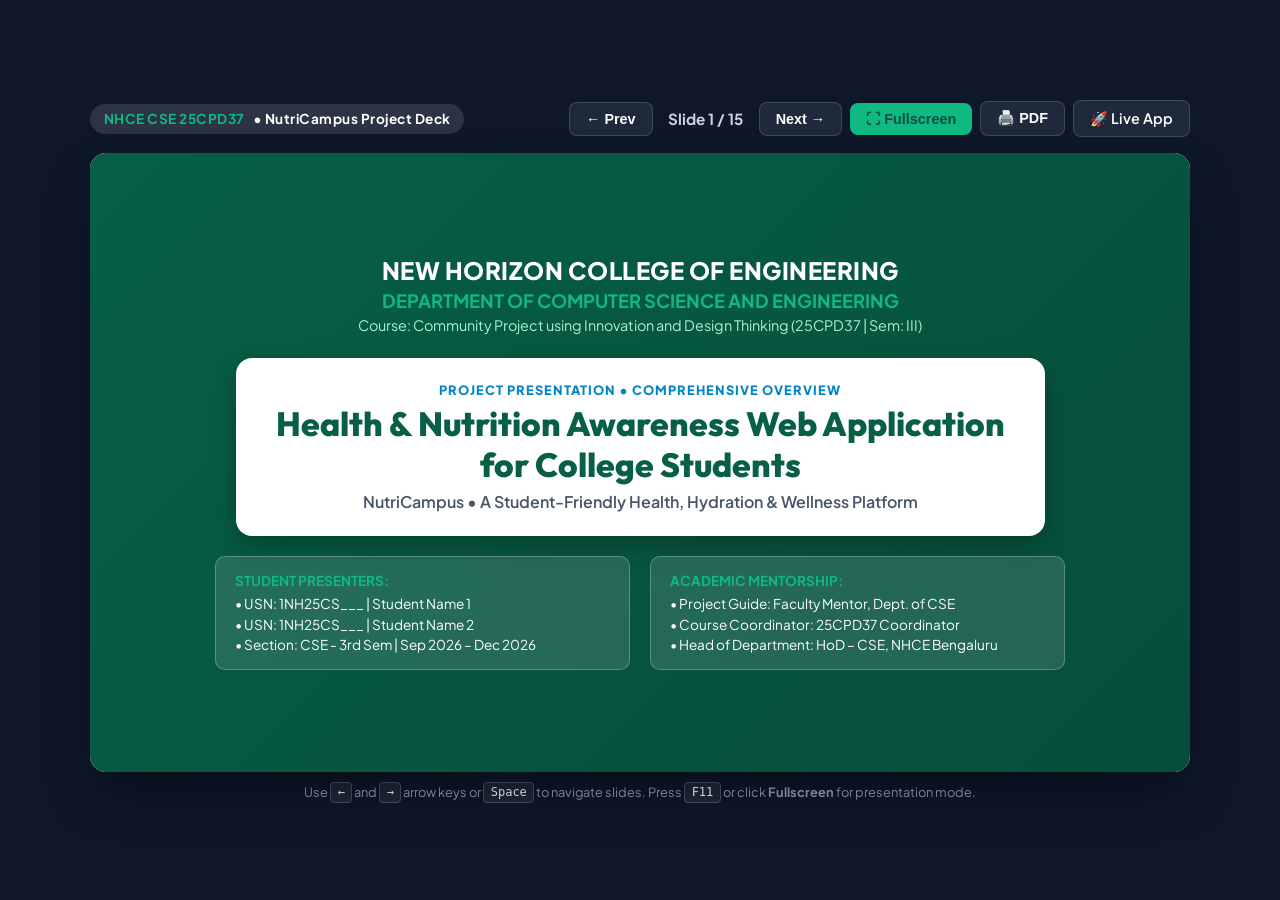
<file: public/presentation.html>
<!DOCTYPE html>
<html lang="en">
<head>
  <meta charset="UTF-8">
  <meta name="viewport" content="width=device-width, initial-scale=1.0">
  <title>NutriCampus - Project Presentation Deck (15 Slides) | NHCE CSE 25CPD37</title>
  <link rel="preconnect" href="https://fonts.googleapis.com">
  <link rel="preconnect" href="https://fonts.gstatic.com" crossorigin>
  <link href="https://fonts.googleapis.com/css2?family=Outfit:wght@500;600;700;800&family=Plus+Jakarta+Sans:wght@400;500;600;700&display=swap" rel="stylesheet">
  <style>
    :root {
      --primary: #065f46;
      --primary-dark: #044e39;
      --primary-light: #d1fae5;
      --accent-mint: #10b981;
      --blue: #0284c7;
      --blue-light: #e0f2fe;
      --amber: #f59e0b;
      --amber-light: #fef3c7;
      --rose: #ef4444;
      --purple: #8b5cf6;
      --bg: #0f172a;
      --slide-bg: #ffffff;
      --text-main: #0f172a;
      --text-muted: #475569;
      --border: #e2e8f0;
      --radius: 16px;
    }

    * { box-sizing: border-box; margin: 0; padding: 0; }
    body {
      font-family: 'Plus Jakarta Sans', sans-serif;
      background-color: var(--bg);
      color: var(--text-main);
      display: flex;
      flex-direction: column;
      align-items: center;
      justify-content: center;
      min-height: 100vh;
      overflow-x: hidden;
      padding: 1.5rem;
    }

    /* Deck Controls Bar */
    .controls-bar {
      width: 100%;
      max-width: 1100px;
      display: flex;
      align-items: center;
      justify-content: space-between;
      color: #ffffff;
      margin-bottom: 1rem;
      gap: 1rem;
      flex-wrap: wrap;
    }

    .project-pill {
      background: rgba(255, 255, 255, 0.12);
      padding: 0.4rem 0.85rem;
      border-radius: 9999px;
      font-size: 0.85rem;
      font-weight: 700;
      letter-spacing: 0.5px;
      display: flex;
      align-items: center;
      gap: 0.5rem;
    }
    .project-pill span { color: var(--accent-mint); }

    .nav-buttons {
      display: flex;
      align-items: center;
      gap: 0.5rem;
    }

    .btn {
      background: #1e293b;
      color: #ffffff;
      border: 1px solid rgba(255, 255, 255, 0.15);
      padding: 0.5rem 1rem;
      border-radius: 8px;
      font-size: 0.9rem;
      font-weight: 600;
      cursor: pointer;
      transition: all 0.2s ease;
      display: inline-flex;
      align-items: center;
      gap: 0.4rem;
      text-decoration: none;
    }
    .btn:hover { background: #334155; border-color: var(--accent-mint); }
    .btn-primary { background: var(--accent-mint); color: #064e3b; border: none; }
    .btn-primary:hover { background: #34d399; }

    .slide-counter {
      font-weight: 700;
      font-size: 0.95rem;
      color: #cbd5e1;
      min-width: 90px;
      text-align: center;
    }

    /* 16:9 Presentation Stage */
    .stage {
      width: 100%;
      max-width: 1100px;
      aspect-ratio: 16 / 9;
      background: var(--slide-bg);
      border-radius: var(--radius);
      box-shadow: 0 25px 50px -12px rgba(0, 0, 0, 0.5);
      position: relative;
      overflow: hidden;
      display: flex;
      flex-direction: column;
    }

    .slide {
      position: absolute;
      inset: 0;
      display: flex;
      flex-direction: column;
      opacity: 0;
      visibility: hidden;
      transition: opacity 0.3s ease, transform 0.3s ease;
      transform: scale(0.98);
      padding: 0;
      background: #ffffff;
    }
    .slide.active {
      opacity: 1;
      visibility: visible;
      transform: scale(1);
      z-index: 2;
    }

    /* Slide Header */
    .slide-header {
      background: var(--primary);
      color: #ffffff;
      padding: 1rem 2rem 0.85rem;
      display: flex;
      flex-direction: column;
      gap: 0.2rem;
      border-bottom: 3px solid var(--accent-mint);
    }
    .slide-category {
      font-size: 0.75rem;
      font-weight: 800;
      letter-spacing: 1px;
      text-transform: uppercase;
      color: var(--accent-mint);
    }
    .slide-title {
      font-family: 'Outfit', sans-serif;
      font-size: 1.55rem;
      font-weight: 800;
      line-height: 1.2;
    }

    /* Slide Content Body */
    .slide-body {
      flex: 1;
      padding: 1.5rem 2rem;
      display: grid;
      gap: 1.5rem;
      overflow-y: auto;
    }
    .grid-2 { grid-template-columns: 1fr 1fr; }
    .grid-3 { grid-template-columns: repeat(3, 1fr); }
    .grid-5 { grid-template-columns: repeat(5, 1fr); }

    /* Cards */
    .card {
      background: #ffffff;
      border: 1.5px solid var(--border);
      border-radius: 12px;
      padding: 1.25rem 1.4rem;
      display: flex;
      flex-direction: column;
      box-shadow: 0 2px 4px rgba(0,0,0,0.03);
    }
    .card-title {
      font-family: 'Outfit', sans-serif;
      font-size: 1.1rem;
      font-weight: 700;
      margin-bottom: 0.5rem;
      display: flex;
      align-items: center;
      gap: 0.5rem;
    }
    .card-body {
      font-size: 0.88rem;
      line-height: 1.55;
      color: var(--text-muted);
      flex: 1;
    }
    .card-body strong { color: var(--text-main); }
    .card-body ul { padding-left: 1.2rem; margin-top: 0.35rem; }
    .card-body li { margin-bottom: 0.4rem; }

    .border-primary { border-color: var(--primary); }
    .border-blue { border-color: var(--blue); }
    .border-amber { border-color: var(--amber); }
    .border-rose { border-color: var(--rose); }
    .border-purple { border-color: var(--purple); }

    .text-primary { color: var(--primary); }
    .text-blue { color: var(--blue); }
    .text-amber { color: var(--amber); }
    .text-rose { color: var(--rose); }
    .text-purple { color: var(--purple); }

    /* Slide Footer */
    .slide-footer {
      padding: 0.5rem 2rem;
      border-top: 1px solid var(--border);
      display: flex;
      align-items: center;
      justify-content: space-between;
      font-size: 0.75rem;
      color: var(--text-muted);
      background: #f8fafc;
    }

    /* Title Slide Specifics */
    .title-slide {
      background: linear-gradient(135deg, var(--primary) 0%, #064e3b 100%);
      color: #ffffff;
      padding: 2.5rem 3rem;
      display: flex;
      flex-direction: column;
      align-items: center;
      justify-content: center;
      text-align: center;
    }
    .ts-college { font-size: 1.5rem; font-weight: 800; letter-spacing: 0.5px; }
    .ts-dept { font-size: 1.15rem; font-weight: 700; color: var(--accent-mint); margin-top: 0.25rem; }
    .ts-course { font-size: 0.9rem; color: #a7f3d0; margin-top: 0.25rem; }

    .ts-main-box {
      background: #ffffff;
      border-radius: 16px;
      padding: 1.5rem 2.5rem;
      margin: 1.5rem 0 1.25rem;
      max-width: 850px;
      box-shadow: 0 10px 25px rgba(0,0,0,0.25);
    }
    .ts-tag { font-size: 0.8rem; font-weight: 800; color: var(--blue); letter-spacing: 1px; }
    .ts-heading { font-family: 'Outfit', sans-serif; font-size: 2.1rem; font-weight: 800; color: var(--primary); line-height: 1.2; margin: 0.4rem 0; }
    .ts-sub { font-size: 1rem; color: var(--text-muted); font-weight: 600; }

    .ts-grid {
      display: grid;
      grid-template-columns: 1fr 1fr;
      gap: 1.25rem;
      width: 100%;
      max-width: 850px;
      text-align: left;
    }
    .ts-info-card {
      background: rgba(255, 255, 255, 0.12);
      border: 1px solid rgba(255, 255, 255, 0.25);
      border-radius: 10px;
      padding: 0.85rem 1.2rem;
      font-size: 0.85rem;
      line-height: 1.5;
    }
    .ts-info-card strong { color: var(--accent-mint); display: block; margin-bottom: 0.2rem; }

    /* Swap Row */
    .swap-row {
      background: #ffffff;
      border: 1.5px solid var(--border);
      border-radius: 10px;
      padding: 0.75rem 1rem;
      margin-bottom: 0.5rem;
      font-size: 0.85rem;
    }
    .swap-header { font-weight: 700; display: flex; align-items: center; gap: 0.5rem; margin-bottom: 0.2rem; }
    .swap-desc { color: var(--text-muted); }

    /* Keybind hint */
    .keybind-hint {
      margin-top: 0.75rem;
      font-size: 0.8rem;
      color: #94a3b8;
    }
    kbd {
      background: #1e293b;
      padding: 0.15rem 0.4rem;
      border-radius: 4px;
      border: 1px solid #475569;
      color: #ffffff;
      font-size: 0.75rem;
    }

    @media print {
      body { background: #ffffff; padding: 0; }
      .controls-bar, .keybind-hint { display: none; }
      .stage { aspect-ratio: auto; box-shadow: none; max-width: 100%; border-radius: 0; }
      .slide { position: relative; opacity: 1; visibility: visible; transform: none; page-break-after: always; height: 100vh; }
    }
  </style>
</head>
<body>

  <!-- Top Controls -->
  <div class="controls-bar">
    <div class="project-pill">
      <span>NHCE CSE 25CPD37</span> • NutriCampus Project Deck
    </div>
    <div class="nav-buttons">
      <button class="btn" id="prevBtn" title="Previous Slide (←)">&larr; Prev</button>
      <span class="slide-counter" id="counter">Slide 1 / 15</span>
      <button class="btn" id="nextBtn" title="Next Slide (→)">Next &rarr;</button>
      <button class="btn btn-primary" id="fullscreenBtn" title="Toggle Fullscreen">⛶ Fullscreen</button>
      <button class="btn" onclick="window.print()" title="Print / Save PDF">🖨️ PDF</button>
      <a href="index.html" class="btn" title="Open Web Application">🚀 Live App</a>
    </div>
  </div>

  <!-- Stage -->
  <main class="stage" id="stage">

    <!-- SLIDE 1: TITLE SLIDE -->
    <div class="slide title-slide active" data-index="1">
      <div class="ts-college">NEW HORIZON COLLEGE OF ENGINEERING</div>
      <div class="ts-dept">DEPARTMENT OF COMPUTER SCIENCE AND ENGINEERING</div>
      <div class="ts-course">Course: Community Project using Innovation and Design Thinking (25CPD37 | Sem: III)</div>

      <div class="ts-main-box">
        <div class="ts-tag">PROJECT PRESENTATION • COMPREHENSIVE OVERVIEW</div>
        <h1 class="ts-heading">Health &amp; Nutrition Awareness Web Application<br>for College Students</h1>
        <div class="ts-sub">NutriCampus • A Student-Friendly Health, Hydration &amp; Wellness Platform</div>
      </div>

      <div class="ts-grid">
        <div class="ts-info-card">
          <strong>STUDENT PRESENTERS:</strong>
          • USN: 1NH25CS___ | Student Name 1<br>
          • USN: 1NH25CS___ | Student Name 2<br>
          • Section: CSE - 3rd Sem | Sep 2026 – Dec 2026
        </div>
        <div class="ts-info-card">
          <strong>ACADEMIC MENTORSHIP:</strong>
          • Project Guide: Faculty Mentor, Dept. of CSE<br>
          • Course Coordinator: 25CPD37 Coordinator<br>
          • Head of Department: HoD – CSE, NHCE Bengaluru
        </div>
      </div>
    </div>

    <!-- SLIDE 2: CONTEXT & MOTIVATION -->
    <div class="slide" data-index="2">
      <div class="slide-header">
        <span class="slide-category">COMMUNITY PROJECT • COURSE 25CPD37</span>
        <h2 class="slide-title">Context &amp; Motivation: Student Health on Campus</h2>
      </div>
      <div class="slide-body grid-3">
        <div class="card border-primary">
          <div class="card-title text-primary">⏰ The Undergraduate Reality</div>
          <div class="card-body">
            <ul>
              <li><strong>Rigorous Schedules:</strong> Long lecture hours, programming laboratories, and project submissions leave little time for meal planning.</li>
              <li><strong>Irregular Meal Patterns:</strong> Skipping breakfast, late-night dinners, and erratic snacking are widespread daily habits.</li>
              <li><strong>Hostel &amp; Mess Monotony:</strong> Reliance on limited hostel menus and oily canteen snacks leads to nutritional deficits.</li>
            </ul>
          </div>
        </div>
        <div class="card border-blue">
          <div class="card-title text-blue">📉 The Health &amp; Focus Gap</div>
          <div class="card-body">
            <ul>
              <li><strong>Afternoon Brain Fog:</strong> Heavy refined carbohydrate lunches cause sharp 2:00 PM lecture drowsiness and sluggishness.</li>
              <li><strong>Chronic Dehydration:</strong> Students forget to drink water, causing fatigue and tension headaches in coding labs.</li>
              <li><strong>Internet Fad Vulnerability:</strong> Social media promotes unverified, restrictive diets unsuitable for college students.</li>
            </ul>
          </div>
        </div>
        <div class="card border-amber">
          <div class="card-title text-amber">💡 Why NutriCampus?</div>
          <div class="card-body">
            <ul>
              <li><strong>Student-Friendly Awareness:</strong> Evidence-backed nutrition advice centered on accessible, budget-friendly everyday foods.</li>
              <li><strong>Interactive Tools:</strong> Simple BMI screening, fluid tracking with visual bottle animation, and canteen food swaps.</li>
              <li><strong>Non-Clinical &amp; Safe:</strong> 100% educational guidance that avoids medical diagnosis or clinical replacement.</li>
            </ul>
          </div>
        </div>
      </div>
      <div class="slide-footer">
        <span>New Horizon College of Engineering | Dept of CSE | 25CPD37</span>
        <span>Slide 2 of 15</span>
      </div>
    </div>

    <!-- SLIDE 3: PROBLEM STATEMENT & ETHICAL BOUNDARY -->
    <div class="slide" data-index="3">
      <div class="slide-header">
        <span class="slide-category">COMMUNITY PROJECT • COURSE 25CPD37</span>
        <h2 class="slide-title">Problem Statement &amp; Non-Diagnostic Boundary</h2>
      </div>
      <div class="slide-body grid-2">
        <div class="card border-rose">
          <div class="card-title text-rose">🚨 Problem Statement</div>
          <div class="card-body">
            <p>College students frequently encounter difficulty finding simple, reliable, and accessible information on balanced diets, daily hydration, and wellness routines.</p>
            <ul>
              <li>Busy academic schedules and erratic meal routines trigger heavy reliance on instant noodles, canteen fried foods, and high-caffeine beverages.</li>
              <li>Dehydration impairs cognitive stamina, attention span, and debugging focus in laboratory sessions.</li>
              <li>Absence of a localized, student-friendly platform combining clear nutritional education with interactive awareness tools.</li>
            </ul>
          </div>
        </div>
        <div class="card border-amber" style="background:#fffbeb;">
          <div class="card-title text-amber">⚠️ Mandatory Non-Diagnostic Boundary</div>
          <div class="card-body" style="color:#78350f;">
            <p>In strict alignment with the 25CPD37 course syllabus and ethical medical software standards:</p>
            <ul>
              <li><strong>Educational Awareness Only:</strong> The platform is built solely for educational lifestyle guidance; it does NOT diagnose health conditions.</li>
              <li><strong>No Clinical Prescriptions:</strong> Does not prescribe pharmacological supplements, meal therapies, or clinical cures.</li>
              <li><strong>Screening Limitation:</strong> Explains that BMI is a screening ratio, not a body fat diagnosis.</li>
              <li><strong>Referral Protocol:</strong> Explicitly encourages consulting campus medical officers or certified dietitians.</li>
            </ul>
          </div>
        </div>
      </div>
      <div class="slide-footer">
        <span>New Horizon College of Engineering | Dept of CSE | 25CPD37</span>
        <span>Slide 3 of 15</span>
      </div>
    </div>

    <!-- SLIDE 4: TARGET COMMUNITY & BENEFICIARIES -->
    <div class="slide" data-index="4">
      <div class="slide-header">
        <span class="slide-category">COMMUNITY PROJECT • COURSE 25CPD37</span>
        <h2 class="slide-title">Target Community &amp; Stakeholder Beneficiaries</h2>
      </div>
      <div class="slide-body grid-3">
        <div class="card border-primary">
          <div class="card-title text-primary">🎓 Primary: Undergraduate Students</div>
          <div class="card-body">
            <ul>
              <li><strong>CSE &amp; Engineering Students:</strong> Balancing prolonged monitor screen times, programming assignments, and lab fatigue.</li>
              <li><strong>Hostelites:</strong> Looking for simple, budget-conscious ways to supplement repetitive mess menus (peanuts, curd, sprouts).</li>
              <li><strong>Day Scholars:</strong> Managing morning transit fatigue with nutritious breakfast ideas.</li>
            </ul>
          </div>
        </div>
        <div class="card border-blue">
          <div class="card-title text-blue">🏛️ Secondary: Campus Ecosystem</div>
          <div class="card-body">
            <ul>
              <li><strong>Student Wellness &amp; Rotary Clubs:</strong> Can utilize NutriCampus for campus health drives and interactive quiz kiosks.</li>
              <li><strong>Campus Health Center:</strong> Complements clinical visits with preventative nutrition and hydration awareness.</li>
              <li><strong>Faculty Mentors:</strong> Promotes student alertness and cognitive stamina in lectures.</li>
            </ul>
          </div>
        </div>
        <div class="card border-purple">
          <div class="card-title text-purple">🤝 Community Evaluation Cohort</div>
          <div class="card-body">
            <ul>
              <li><strong>Peer Testing Group:</strong> Evaluated by a volunteer testing cohort of 12+ students from CSE 3rd Semester.</li>
              <li><strong>Usability Feedback Loops:</strong> Assessed content clarity, navigation ease, and utility of interactive tools.</li>
              <li><strong>Measurable Impact:</strong> Measures practical habit awareness rather than unverifiable medical claims.</li>
            </ul>
          </div>
        </div>
      </div>
      <div class="slide-footer">
        <span>New Horizon College of Engineering | Dept of CSE | 25CPD37</span>
        <span>Slide 4 of 15</span>
      </div>
    </div>

    <!-- SLIDE 5: INNOVATION & DESIGN THINKING FRAMEWORK -->
    <div class="slide" data-index="5">
      <div class="slide-header">
        <span class="slide-category">COMMUNITY PROJECT • COURSE 25CPD37</span>
        <h2 class="slide-title">Innovation &amp; Design Thinking 5-Stage Framework</h2>
      </div>
      <div class="slide-body grid-5">
        <div class="card border-primary">
          <div class="card-title text-primary">1. Empathize</div>
          <div class="card-body">
            • Conducted informal peer chats with hostellers and day scholars.<br><br>
            • Identified core pain points: tight budgets, lack of time, canteen oiliness, and dehydration.
          </div>
        </div>
        <div class="card border-blue">
          <div class="card-title text-blue">2. Define</div>
          <div class="card-body">
            • Core Problem: Students need quick, realistic awareness—not clinical lectures or expensive meal charts.<br><br>
            • Scope: Awareness, screening, and habit tracking.
          </div>
        </div>
        <div class="card border-amber">
          <div class="card-title text-amber">3. Ideate</div>
          <div class="card-body">
            • 50-25-25 visual plate.<br><br>
            • Canteen food swaps (Maggi -> Poha).<br><br>
            • Animated water bottle tracker.<br><br>
            • Gamified myth-busting quiz.
          </div>
        </div>
        <div class="card border-primary">
          <div class="card-title text-primary">4. Prototype</div>
          <div class="card-body">
            • Responsive single-page web app.<br><br>
            • HTML5 semantic structure, modern CSS3 (Dark/Light).<br><br>
            • JavaScript localStorage persistence.<br><br>
            • Modular backend architecture.
          </div>
        </div>
        <div class="card border-purple">
          <div class="card-title text-purple">5. Test</div>
          <div class="card-body">
            • Pilot evaluation with 12+ student peer volunteers.<br><br>
            • Measured: Navigation (4.9/5), Content (4.8/5), Tools (5.0/5).<br><br>
            • Refined mobile UI.
          </div>
        </div>
      </div>
      <div class="slide-footer">
        <span>New Horizon College of Engineering | Dept of CSE | 25CPD37</span>
        <span>Slide 5 of 15</span>
      </div>
    </div>

    <!-- SLIDE 6: SYSTEM ARCHITECTURE & TECH STACK -->
    <div class="slide" data-index="6">
      <div class="slide-header">
        <span class="slide-category">COMMUNITY PROJECT • COURSE 25CPD37</span>
        <h2 class="slide-title">System Architecture &amp; Technology Stack</h2>
      </div>
      <div class="slide-body grid-2">
        <div class="card border-primary">
          <div class="card-title text-primary">💻 Technology Stack</div>
          <div class="card-body">
            <ul>
              <li><strong>Frontend Layer:</strong>
                <ul>
                  <li>HTML5: Semantic markup, accessible tab navigation, form validation.</li>
                  <li>CSS3: Custom CSS variables, Flexbox/Grid, Dark/Light theme switching, fluid keyframe liquid animations.</li>
                  <li>JavaScript (ES6+): Client-side state machine, BMI calculations, dynamic meter pointer, interactive quiz logic.</li>
                </ul>
              </li>
              <li><strong>Data Persistence:</strong>
                <ul>
                  <li>Browser localStorage: Offline persistence for daily water logs, theme settings, and tester reviews.</li>
                  <li>SQLite3: Local relational database for feedback collection.</li>
                </ul>
              </li>
              <li><strong>Server &amp; Deployment:</strong>
                <ul>
                  <li>Python 3 &amp; Flask (app.py) / Standard Library (local_server.py).</li>
                  <li>Vercel Cloud Platform for high-availability hosting.</li>
                </ul>
              </li>
            </ul>
          </div>
        </div>
        <div class="card border-blue">
          <div class="card-title text-blue">🏗️ Architectural Highlights</div>
          <div class="card-body">
            <ul>
              <li><strong>Client-Side First Design:</strong> Runs 100% out-of-the-box in any modern browser without requiring backend servers.</li>
              <li><strong>Strict Privacy Preservation:</strong> Sensitive metrics (height, weight, daily water intake) remain strictly on the user's local device.</li>
              <li><strong>Mobile-First Responsiveness:</strong> Fluidly adapts from smartphone screens (360px) to computer lab displays (1920px).</li>
              <li><strong>Modular Decoupling:</strong> Nutrition Guide, BMI Calculator, Water Tracker, Quiz, and Feedback survey operate as independent modules.</li>
            </ul>
          </div>
        </div>
      </div>
      <div class="slide-footer">
        <span>New Horizon College of Engineering | Dept of CSE | 25CPD37</span>
        <span>Slide 6 of 15</span>
      </div>
    </div>

    <!-- SLIDE 7: MODULE 1 - HOME & OVERVIEW -->
    <div class="slide" data-index="7">
      <div class="slide-header">
        <span class="slide-category">MODULE 1 • APPLICATION WALKTHROUGH</span>
        <h2 class="slide-title">Module 1: Home &amp; Overview Portal</h2>
      </div>
      <div class="slide-body grid-2">
        <div class="card border-primary">
          <div class="card-title text-primary">🌟 Hero Section &amp; Visual Identity</div>
          <div class="card-body">
            <ul>
              <li><strong>Institutional Top Bar:</strong> Badged with "NHCE • CSE Dept • 25CPD37" emphasizing community project context.</li>
              <li><strong>Purpose Statement:</strong> "Fueling Student Minds &amp; Bodies" — tailored specifically for undergraduate academic life.</li>
              <li><strong>Key Metric Highlights:</strong>
                <ul>
                  <li>2.5L Recommended Daily Water Target</li>
                  <li>5 Essential Food Groups Represented</li>
                  <li>100% Free, Student-Friendly &amp; Non-Medical</li>
                </ul>
              </li>
              <li><strong>Direct Action CTAs:</strong> One-click navigation to explore the Nutrition Guide, BMI Calculator, and Water Tracker.</li>
            </ul>
          </div>
        </div>
        <div class="card border-blue">
          <div class="card-title text-blue">🧭 Academic Meta &amp; Navigation Cards</div>
          <div class="card-body">
            <ul>
              <li><strong>Interactive Feature Grid:</strong> Visual preview cards introducing each of the core tools (Nutrition, BMI, Water, Habits, Quiz, Feedback).</li>
              <li><strong>Academic Project Metadata Box:</strong>
                <ul>
                  <li>Institution: New Horizon College of Engineering</li>
                  <li>Department: Computer Science and Engineering</li>
                  <li>Course Code: 25CPD37 (Innovation and Design Thinking)</li>
                  <li>Duration: Sep 2026 – Dec 2026 (Semester III)</li>
                </ul>
              </li>
              <li><strong>Accessibility Features:</strong> Quick theme switcher (Light / Dark mode) and responsive mobile drawer navigation.</li>
            </ul>
          </div>
        </div>
      </div>
      <div class="slide-footer">
        <span>New Horizon College of Engineering | Dept of CSE | 25CPD37</span>
        <span>Slide 7 of 15</span>
      </div>
    </div>

    <!-- SLIDE 8: MODULE 2 - NUTRITION & BALANCED PLATE -->
    <div class="slide" data-index="8">
      <div class="slide-header">
        <span class="slide-category">MODULE 2 • NUTRITION EDUCATION</span>
        <h2 class="slide-title">Module 2: Nutrition Guide &amp; The 50-25-25 College Plate</h2>
      </div>
      <div class="slide-body grid-2">
        <div class="card border-primary">
          <div class="card-title text-primary">🍽️ The 50-25-25 College Plate Model</div>
          <div class="card-body">
            <p>A simple visual rule endorsed by Harvard Health &amp; ICMR-NIN public health standards that eliminates tedious calorie counting:</p>
            <ul>
              <li><strong>50% Plate: Colorful Vegetables &amp; Fruits:</strong> Delivers essential dietary fiber, Vitamin C, and hydration; prevents mid-day sugar spikes.</li>
              <li><strong>25% Plate: Complex Whole Grains:</strong> Whole wheat rotis, brown/parboiled rice, ragi, jowar, oats; supplies sustained glucose release for coding labs.</li>
              <li><strong>25% Plate: Quality Protein &amp; Pulses:</strong> Dal, rajma, chole, paneer, eggs, sprouts, and curd; fuels muscle recovery and lasting satiety.</li>
              <li><strong>Side Drink:</strong> Water or fresh buttermilk (chaas) rather than sugary sodas.</li>
            </ul>
          </div>
        </div>
        <div class="card border-amber">
          <div class="card-title text-amber">🥗 Food Group Explorer &amp; Superfoods</div>
          <div class="card-body">
            <ul>
              <li><strong>Interactive Category Filter:</strong> Students can filter cards by Carbs, Proteins, Healthy Fats, Micronutrients, and Hydration &amp; Fiber.</li>
              <li><strong>Budget-Friendly Student Superfoods:</strong>
                <ul>
                  <li>Roasted Peanuts &amp; Chana: Inexpensive, shelf-stable protein for study desks.</li>
                  <li>Curd &amp; Plain Dahi: Probiotics supporting digestive comfort and focus.</li>
                  <li>Bananas &amp; Seasonal Fruit: Natural quick-energy fuel for lectures.</li>
                  <li>Boiled Eggs / Paneer: Complete amino-acid sources.</li>
                </ul>
              </li>
              <li><strong>Hostel Room Tip:</strong> Keeping roasted chana or peanuts at the desk helps students resist midnight junk food cravings.</li>
            </ul>
          </div>
        </div>
      </div>
      <div class="slide-footer">
        <span>New Horizon College of Engineering | Dept of CSE | 25CPD37</span>
        <span>Slide 8 of 15</span>
      </div>
    </div>

    <!-- SLIDE 9: MODULE 2 (CONT) - CAMPUS FOOD SWAPS -->
    <div class="slide" data-index="9">
      <div class="slide-header">
        <span class="slide-category">MODULE 2 • PRACTICAL CAMPUS GUIDANCE</span>
        <h2 class="slide-title">Module 2: Campus Canteen &amp; Hostel Food Swaps</h2>
      </div>
      <div class="slide-body">
        <div class="swap-row border-primary">
          <div class="swap-header text-primary">❌ 2-Minute Instant Noodles (Daily) ➡️ 🥣 Veggie Poha / Oats with Roasted Peanuts</div>
          <div class="swap-desc">Sustained complex fiber &amp; protein; eliminates the 1-hour post-snack sugar crash during afternoon laboratory sessions.</div>
        </div>
        <div class="swap-row border-blue">
          <div class="swap-header text-blue">❌ Packaged Fizzy Sodas &amp; Canned Juices ➡️ 🥛 Fresh Chaas (Buttermilk) / Nimbu Pani / Coconut Water</div>
          <div class="swap-desc">Naturally cools digestion, replenishes potassium/sodium electrolytes, zero synthetic high-fructose corn syrup.</div>
        </div>
        <div class="swap-row border-amber">
          <div class="swap-header text-amber">❌ Deep-Fried Samosas &amp; Bakery Puffs ➡️ 🥜 Boiled Chana Chaat / Roasted Makhana / Steamed Corn</div>
          <div class="swap-desc">High protein and dietary fiber; eliminates post-lunch sluggishness before afternoon engineering labs.</div>
        </div>
        <div class="swap-row border-purple">
          <div class="swap-header text-purple">❌ 4+ Cups of High-Sugar Coffee/Energy Drinks ➡️ 🍵 Green Tea / Cold Water Refills</div>
          <div class="swap-desc">Reduces exam jitteriness, eliminates dehydration-induced tachycardia and midnight insomnia.</div>
        </div>
        <div class="card" style="background:#d1fae5; border-color:#059669; padding:0.6rem 1rem;">
          <strong style="color:#065f46;">💡 Bioavailability Hack:</strong> Squeezing fresh lemon over canteen dal or poha triples non-heme plant iron absorption, protecting students from fatigue and anemia!
        </div>
      </div>
      <div class="slide-footer">
        <span>New Horizon College of Engineering | Dept of CSE | 25CPD37</span>
        <span>Slide 9 of 15</span>
      </div>
    </div>

    <!-- SLIDE 10: MODULE 3 - BMI CALCULATOR -->
    <div class="slide" data-index="10">
      <div class="slide-header">
        <span class="slide-category">MODULE 3 • INTERACTIVE SCREENING TOOL</span>
        <h2 class="slide-title">Module 3: BMI Calculator &amp; Screening Tool</h2>
      </div>
      <div class="slide-body grid-2">
        <div class="card border-blue">
          <div class="card-title text-blue">⚖️ Calculation Engine &amp; Visual Gauge</div>
          <div class="card-body">
            <ul>
              <li><strong>Dual-Unit Input Flexibility:</strong>
                <ul>
                  <li>Metric Mode: Height in cm, Weight in kg.</li>
                  <li>Imperial Mode: Height in feet &amp; inches, Weight in lbs.</li>
                </ul>
              </li>
              <li><strong>Formula:</strong> BMI = Weight (kg) / [Height (m)]²</li>
              <li><strong>Dynamic Visual Gauge Meter:</strong> Interactive pointer translates across 4 WHO standard classification zones:
                <ul>
                  <li>Blue: Underweight (&lt; 18.5)</li>
                  <li>Green: Normal / Healthy Range (18.5 – 24.9)</li>
                  <li>Amber: Overweight (25.0 – 29.9)</li>
                  <li>Red: Obesity Range (&ge; 30.0)</li>
                </ul>
              </li>
              <li><strong>Healthy Weight Guidance:</strong> Computes healthy weight bounds for the student's exact height.</li>
            </ul>
          </div>
        </div>
        <div class="card border-amber" style="background:#fffbeb;">
          <div class="card-title text-amber">⚠️ Prominent Medical Disclaimer</div>
          <div class="card-body" style="color:#78350f;">
            <p>Prominently highlighted to fulfill institutional project guidelines and medical ethics:</p>
            <ul>
              <li><strong>Screening Ratio Only:</strong> BMI is an epidemiological ratio (kg/m²), NOT a clinical diagnosis of body fat percentage, fitness, or metabolic health.</li>
              <li><strong>Athletic Muscle Inaccuracy:</strong> BMI cannot differentiate between muscle mass and adipose tissue. Active athletes naturally record higher BMI while being in peak health.</li>
              <li><strong>Neutral Counseling:</strong> Displays supportive, non-stigmatizing lifestyle advice, discouraging crash diets.</li>
              <li><strong>Clinical Referral:</strong> Recommends consulting campus health clinic physicians for comprehensive evaluations.</li>
            </ul>
          </div>
        </div>
      </div>
      <div class="slide-footer">
        <span>New Horizon College of Engineering | Dept of CSE | 25CPD37</span>
        <span>Slide 10 of 15</span>
      </div>
    </div>

    <!-- SLIDE 11: MODULE 4 - DAILY WATER TRACKER -->
    <div class="slide" data-index="11">
      <div class="slide-header">
        <span class="slide-category">MODULE 4 • INTERACTIVE DAILY TOOL</span>
        <h2 class="slide-title">Module 4: Daily Hydration Tracker &amp; Fluid Dynamics</h2>
      </div>
      <div class="slide-body grid-2">
        <div class="card border-blue">
          <div class="card-title text-blue">💧 Animated Fluid Dynamics UI</div>
          <div class="card-body">
            <ul>
              <li><strong>Animated Water Bottle Visualizer:</strong> Custom CSS keyframe waves (dual-layer front and back waves) visually simulating rising liquid levels.</li>
              <li><strong>Target Goal Customization:</strong> Goal selector: 2000 ml, 2500 ml (recommended student average), 3000 ml, 3500 ml, or up to 5000 ml.</li>
              <li><strong>Daily Safety Limit (5.0 L):</strong> Strict maximum daily cap at 5000 ml (5.0 Liters) with auto-disable controls to prevent water intoxication.</li>
              <li><strong>Quick-Add Portion Buttons:</strong>
                <ul>
                  <li>🥛 Small Glass (+200 ml)</li>
                  <li>🥤 Standard Cup (+250 ml)</li>
                  <li>🍼 Campus Bottle (+500 ml)</li>
                  <li>🍵 Warm Water / Tea (+150 ml)</li>
                  <li>Custom numeric input for exact amounts.</li>
                </ul>
              </li>
              <li><strong>Live Progress:</strong> Dynamic percentage chip and motivational milestone alerts.</li>
            </ul>
          </div>
        </div>
        <div class="card border-primary">
          <div class="card-title text-primary">📊 Logging &amp; Cognitive Benefits</div>
          <div class="card-body">
            <ul>
              <li><strong>Consumption Log History:</strong> Detailed log entries with exact timestamps so students can review daily habits.</li>
              <li><strong>Undo &amp; Safe Reset:</strong> 'Undo Last' button and 'Reset Today' with confirmation modal.</li>
              <li><strong>LocalStorage Auto-Persistence:</strong> Data persists across browser refreshes and resets automatically on each new calendar day.</li>
              <li><strong>Cognitive Benefits for CSE Students:</strong>
                <ul>
                  <li>1–2% mild dehydration noticeably impairs code debugging focus, short-term memory, and reaction time.</li>
                  <li>Proper hydration prevents tension headaches during long programming lab sessions.</li>
                </ul>
              </li>
            </ul>
          </div>
        </div>
      </div>
      <div class="slide-footer">
        <span>New Horizon College of Engineering | Dept of CSE | 25CPD37</span>
        <span>Slide 11 of 15</span>
      </div>
    </div>

    <!-- SLIDE 12: MODULE 5 - HEALTHY CAMPUS HABITS -->
    <div class="slide" data-index="12">
      <div class="slide-header">
        <span class="slide-category">MODULE 5 • CAMPUS WELLNESS GUIDE</span>
        <h2 class="slide-title">Module 5: Healthy Campus Habits &amp; Wellness Routines</h2>
      </div>
      <div class="slide-body grid-3">
        <div class="card border-primary">
          <div class="card-title text-primary">💻 20-20-20 Screen Rule</div>
          <div class="card-body">Every 20 minutes, gaze at an object 20 feet away for 20 seconds. Crucial for engineering students to relieve corneal strain during 3-hour programming labs.</div>
        </div>
        <div class="card border-blue">
          <div class="card-title text-blue">🧠 Exam Brain Fuel</div>
          <div class="card-body">Eat a light balanced meal 90 minutes before exams (curd, banana, boiled egg). Heavy oily food shunts blood away from neural recall to digestion.</div>
        </div>
        <div class="card border-amber">
          <div class="card-title text-amber">🌙 Study Snacking</div>
          <div class="card-body">Swap sweet biscuits and oily instant noodles for roasted makhana, peanuts, or warm milk to avoid insomnia-inducing insulin spikes.</div>
        </div>
        <div class="card border-primary">
          <div class="card-title text-primary">😴 Circadian Sleep</div>
          <div class="card-body">Dim laptop screens with blue-light filters after 9 PM. Consistent 7-8 hours sleep consolidates newly learned code algorithms into long-term memory.</div>
        </div>
        <div class="card border-purple">
          <div class="card-title text-purple">🧘 Lab Desk Stretches</div>
          <div class="card-body">Gentle 3-minute cervical shoulder rolls and lumbar twists alleviate chronic 'tech-neck' strain caused by prolonged laptop posture.</div>
        </div>
        <div class="card border-rose">
          <div class="card-title text-rose">🥗 Mindful Meals</div>
          <div class="card-body">Eat meals away from YouTube or debug terminals. Undistracted eating ensures proper satiety hormone signaling and prevents overeating.</div>
        </div>
      </div>
      <div class="slide-footer">
        <span>New Horizon College of Engineering | Dept of CSE | 25CPD37</span>
        <span>Slide 12 of 15</span>
      </div>
    </div>

    <!-- SLIDE 13: MODULE 6 - NUTRITION & WELLNESS QUIZ -->
    <div class="slide" data-index="13">
      <div class="slide-header">
        <span class="slide-category">MODULE 6 • INTERACTIVE KNOWLEDGE CHECK</span>
        <h2 class="slide-title">Module 6: Interactive Nutrition &amp; Wellness Quiz</h2>
      </div>
      <div class="slide-body grid-2">
        <div class="card border-primary">
          <div class="card-title text-primary">🧠 7 High-Yield College Myth-Busters</div>
          <div class="card-body">
            <ul>
              <li><strong>1. Skipping Breakfast vs. Cognition:</strong> Busts the myth that skipping breakfast aids fat loss; explains glycogen depletion and lecture fatigue.</li>
              <li><strong>2. Harvard Plate Proportions (50%):</strong> Clarifies why whole fruits and vegetables cannot be replaced by multivitamins.</li>
              <li><strong>3. Affordable Student Protein Sources:</strong> Identifies peanuts, eggs, curd, and sprouts as budget alternatives to commercial protein powders.</li>
              <li><strong>4. Mild Dehydration Cognitive Deficits:</strong> Explains how 1–2% fluid loss impairs laboratory coding focus.</li>
              <li><strong>5. Energy Drinks vs. REM Sleep:</strong> Explains caffeine diuretic effects and sleep architecture disruption.</li>
              <li><strong>6. Vitamin C &amp; Non-Heme Iron:</strong> Science of lemon juice pairing with canteen dal.</li>
            </ul>
          </div>
        </div>
        <div class="card border-blue">
          <div class="card-title text-blue">🎮 Gamified Quiz Mechanics</div>
          <div class="card-body">
            <ul>
              <li><strong>Instant Visual Feedback:</strong> Correct answers illuminate in green; wrong answers highlight in soft red while revealing the correct choice.</li>
              <li><strong>Scientific Rationale Box:</strong> An educational callout detailing the biological 'why' appears immediately after every response.</li>
              <li><strong>Live Scoreboard &amp; Progress:</strong> Dynamic progress bar track and live score tallying.</li>
              <li><strong>Achievement Badges:</strong>
                <ul>
                  <li>7/7: 🥇 Campus Nutrition Champion</li>
                  <li>5–6: 🥈 Wellness Scholar</li>
                  <li>3–4: 🥉 Health Novice</li>
                </ul>
              </li>
              <li><strong>Retake Quiz:</strong> Allows students to replay and reinforce retention.</li>
            </ul>
          </div>
        </div>
      </div>
      <div class="slide-footer">
        <span>New Horizon College of Engineering | Dept of CSE | 25CPD37</span>
        <span>Slide 13 of 15</span>
      </div>
    </div>

    <!-- SLIDE 14: MODULE 7 - USABILITY FEEDBACK & EVALUATION -->
    <div class="slide" data-index="14">
      <div class="slide-header">
        <span class="slide-category">MODULE 7 • COMMUNITY EVALUATION (PHASE 6)</span>
        <h2 class="slide-title">Module 7: Usability Feedback &amp; Community Evaluation</h2>
      </div>
      <div class="slide-body grid-2">
        <div class="card border-primary">
          <div class="card-title text-primary">📋 Phase 6 Evaluation Survey Portal</div>
          <div class="card-body">
            <p>Fulfilling Objective 5 and Methodology Step 6 of Course 25CPD37 through volunteer peer testing:</p>
            <ul>
              <li><strong>Structured Survey Form:</strong>
                <ul>
                  <li>Student Name / USN (Optional)</li>
                  <li>Department &amp; Semester (CSE - 3rd Sem)</li>
                  <li>Awareness Gain Assessment: Yes, significantly | Somewhat | Neutral</li>
                  <li>Qualitative Suggestions &amp; Community Feedback text area.</li>
                </ul>
              </li>
              <li><strong>Dual-Mode Storage:</strong> Stores evaluations in browser localStorage and syncs with backend SQLite database.</li>
            </ul>
          </div>
        </div>
        <div class="card border-blue">
          <div class="card-title text-blue">📊 Aggregated Community Metrics</div>
          <div class="card-body">
            <ul>
              <li><strong>Live Pilot Testing Metrics (CSE Sem III Cohort):</strong>
                <ul>
                  <li>Total Student Testers: <strong>12+ Peer Reviewers</strong></li>
                  <li>Awareness Gain Impact: <strong>100% reported adopting healthier habits</strong></li>
                  <li>Testing Cohort: <strong>Department of CSE - 3rd Semester</strong></li>
                  <li>Community Reception: <strong>100% Positive Feedback</strong></li>
                </ul>
              </li>
              <li><strong>Student Tester Reviews:</strong>
                <p><em>"The water bottle filling animation and campus canteen food swaps are super practical for hostel life!"</em><br>— Rahul Verma (1NH25CS142)</p>
                <p><em>"Appreciated the clear explanation that BMI is only a screening ratio and not a medical diagnosis."</em><br>— Sneha Rao (1NH25CS189)</p>
              </li>
            </ul>
          </div>
        </div>
      </div>
      <div class="slide-footer">
        <span>New Horizon College of Engineering | Dept of CSE | 25CPD37</span>
        <span>Slide 14 of 15</span>
      </div>
    </div>

    <!-- SLIDE 15: CONCLUSION, FUTURE SCOPE & ACKNOWLEDGEMENTS -->
    <div class="slide" data-index="15">
      <div class="slide-header">
        <span class="slide-category">PROJECT CONCLUSION • COURSE 25CPD37</span>
        <h2 class="slide-title">Conclusion, Future Roadmap &amp; Acknowledgements</h2>
      </div>
      <div class="slide-body grid-2">
        <div class="card border-primary">
          <div class="card-title text-primary">🏁 Project Summary &amp; Outcomes</div>
          <div class="card-body">
            <ul>
              <li><strong>All Expected Outcomes Successfully Achieved:</strong>
                <ul>
                  <li>Responsive, mobile-friendly health awareness web application.</li>
                  <li>Student-friendly guidance on balanced meals, food groups, and hydration.</li>
                  <li>Fully functional BMI calculator, daily water tracker, and quiz.</li>
                  <li>Documented usability feedback from volunteer student testers.</li>
                </ul>
              </li>
              <li><strong>Core Innovation Value:</strong> Bridges the gap between complex health science and fast-paced college life using localized food swaps and zero-barrier digital tools.</li>
              <li><strong>Design Thinking Success:</strong> Demonstrated human-centered empathy for undergraduate lifestyle realities.</li>
            </ul>
          </div>
        </div>
        <div class="card" style="background:var(--primary); color:#ffffff; border:none;">
          <div class="card-title" style="color:var(--accent-mint);">🚀 Future Roadmap &amp; Acknowledgements</div>
          <div class="card-body" style="color:#ffffff;">
            <ul>
              <li><strong>Future Enhancements:</strong>
                <ul>
                  <li>Campus Mess Menu Integration: Real-time nutritional rating of weekly hostel mess meals.</li>
                  <li>Smart Push Notifications: Periodic hydration reminders during lab hours.</li>
                  <li>Multi-Language Support: Regional Indian language support for wider inclusion.</li>
                </ul>
              </li>
              <li><strong>Institutional Acknowledgements:</strong><br>
                We express our sincere gratitude to the Department of Computer Science &amp; Engineering, New Horizon College of Engineering, our Project Guide, Course Coordinator, and HoD for their continuous mentorship throughout Course 25CPD37.
              </li>
            </ul>
            <div style="text-align:center; margin-top:1rem; font-family:'Outfit',sans-serif; font-size:1.3rem; font-weight:800; color:var(--accent-mint);">
              THANK YOU! ANY QUESTIONS?
            </div>
          </div>
        </div>
      </div>
      <div class="slide-footer">
        <span>New Horizon College of Engineering | Dept of CSE | 25CPD37</span>
        <span>Slide 15 of 15</span>
      </div>
    </div>

  </main>

  <div class="keybind-hint">
    Use <kbd>&larr;</kbd> and <kbd>&rarr;</kbd> arrow keys or <kbd>Space</kbd> to navigate slides. Press <kbd>F11</kbd> or click <strong>Fullscreen</strong> for presentation mode.
  </div>

  <script>
    const slides = document.querySelectorAll('.slide');
    const counter = document.getElementById('counter');
    const prevBtn = document.getElementById('prevBtn');
    const nextBtn = document.getElementById('nextBtn');
    const fullscreenBtn = document.getElementById('fullscreenBtn');
    const stage = document.getElementById('stage');
    let currentSlide = 0;
    const totalSlides = slides.length;

    function showSlide(index) {
      if (index < 0) index = 0;
      if (index >= totalSlides) index = totalSlides - 1;
      currentSlide = index;

      slides.forEach((s, i) => {
        s.classList.toggle('active', i === currentSlide);
      });

      counter.textContent = `Slide ${currentSlide + 1} / ${totalSlides}`;
      prevBtn.disabled = currentSlide === 0;
      nextBtn.disabled = currentSlide === totalSlides - 1;
    }

    prevBtn.addEventListener('click', () => showSlide(currentSlide - 1));
    nextBtn.addEventListener('click', () => showSlide(currentSlide + 1));

    document.addEventListener('keydown', (e) => {
      if (e.key === 'ArrowRight' || e.key === 'Space') {
        e.preventDefault();
        showSlide(currentSlide + 1);
      } else if (e.key === 'ArrowLeft') {
        e.preventDefault();
        showSlide(currentSlide - 1);
      } else if (e.key === 'Home') {
        showSlide(0);
      } else if (e.key === 'End') {
        showSlide(totalSlides - 1);
      }
    });

    fullscreenBtn.addEventListener('click', () => {
      if (!document.fullscreenElement) {
        stage.requestFullscreen().catch(err => alert(err.message));
      } else {
        document.exitFullscreen();
      }
    });

    showSlide(0);
  </script>
</body>
</html>
</file>
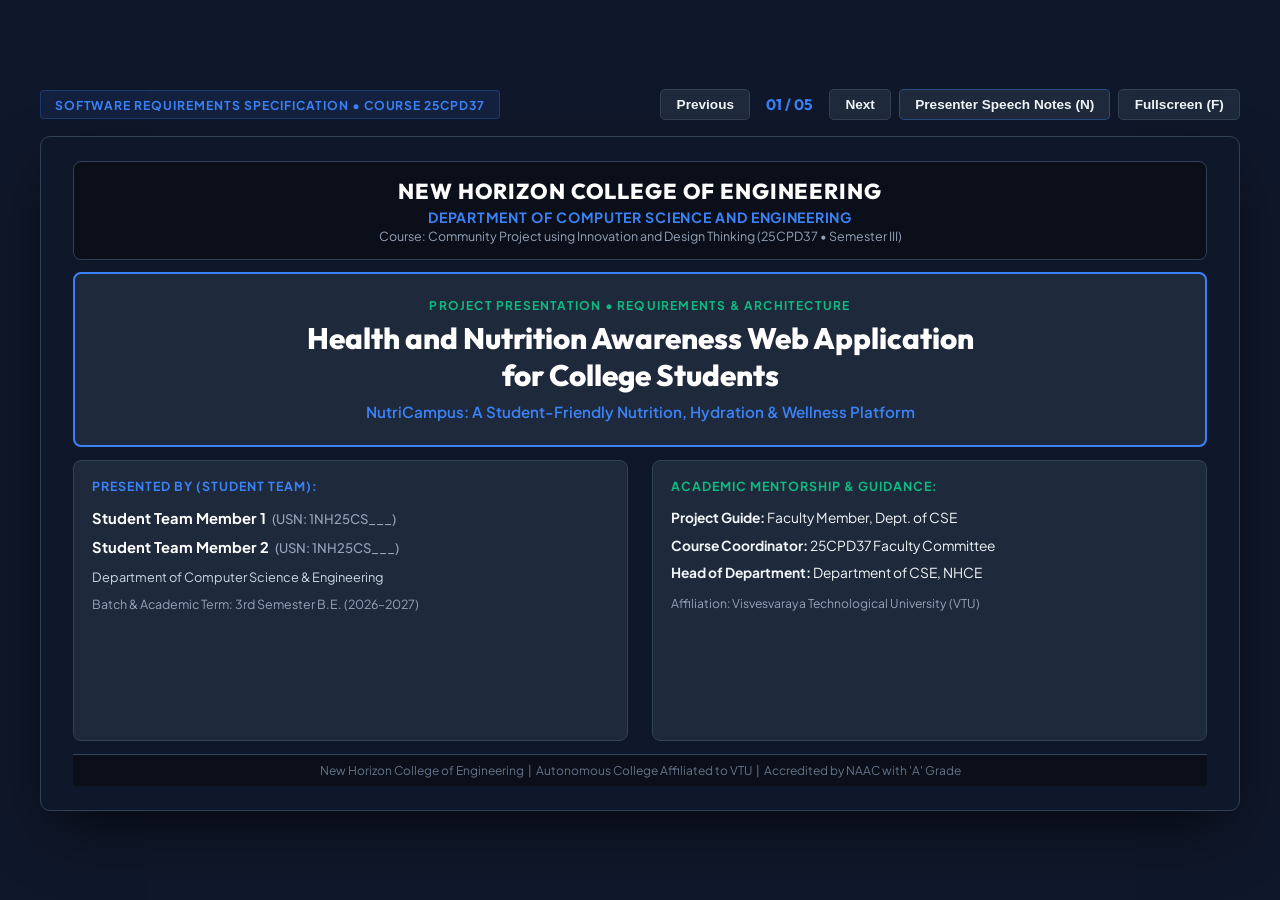
<file: public/srs_deck.html>
<!DOCTYPE html>
<html lang="en">
<head>
  <meta charset="UTF-8">
  <meta name="viewport" content="width=device-width, initial-scale=1.0">
  <title>NutriCampus - Executive Dark Professional 5-Slide SRS Presentation | NHCE CSE 25CPD37</title>
  <link rel="preconnect" href="https://fonts.googleapis.com">
  <link rel="preconnect" href="https://fonts.gstatic.com" crossorigin>
  <link href="https://fonts.googleapis.com/css2?family=Outfit:wght@500;600;700;800&family=Plus+Jakarta+Sans:wght@400;500;600;700&display=swap" rel="stylesheet">
  <style>
    :root {
      --bg-midnight: #0f172a;       /* Deep Midnight Slate */
      --header-bg: #0b0f19;         /* Slate 950 */
      --card-bg: #1e293b;           /* Refined Slate Card */
      --card-bg-subtle: #182131;    /* Slate 850 */
      --border-card: #334155;       /* Slate 700 */
      --border-active: #3b82f6;     /* Cobalt Blue */
      
      --primary-blue: #3b82f6;      /* Cobalt Blue */
      --accent-mint: #10b981;       /* Emerald */
      --accent-amber: #f59e0b;      /* Executive Amber / Gold */
      
      --text-white: #ffffff;
      --text-light: #f1f5f9;
      --text-body: #cbd5e1;
      --text-muted: #94a3b8;
      --text-dim: #64748b;
      
      --radius: 10px;
    }

    * { box-sizing: border-box; margin: 0; padding: 0; }
    body {
      font-family: 'Plus Jakarta Sans', sans-serif;
      background-color: var(--bg-midnight);
      color: var(--text-body);
      min-height: 100vh;
      display: flex;
      flex-direction: column;
      align-items: center;
      justify-content: center;
      padding: 1.5rem;
    }

    /* Top Controls Bar */
    .controls-bar {
      width: 100%;
      max-width: 1200px;
      display: flex;
      justify-content: space-between;
      align-items: center;
      margin-bottom: 1rem;
    }
    .badge-exec {
      font-size: 0.76rem;
      font-weight: 700;
      color: var(--primary-blue);
      background: rgba(59, 130, 246, 0.1);
      border: 1px solid rgba(59, 130, 246, 0.25);
      padding: 0.35rem 0.85rem;
      border-radius: 4px;
      letter-spacing: 0.08em;
      text-transform: uppercase;
    }
    .controls-right { display: flex; gap: 0.5rem; align-items: center; }
    .btn-exec {
      background: var(--card-bg);
      border: 1px solid var(--border-card);
      color: var(--text-light);
      padding: 0.45rem 0.95rem;
      border-radius: 5px;
      font-size: 0.85rem;
      font-weight: 600;
      cursor: pointer;
      transition: all 0.2s ease;
      display: inline-flex;
      align-items: center;
      gap: 0.4rem;
    }
    .btn-exec:hover {
      background: #27354a;
      border-color: var(--primary-blue);
      color: var(--text-white);
    }
    .btn-notes {
      border-color: rgba(59, 130, 246, 0.4);
      color: var(--text-light);
    }
    .btn-notes:hover { border-color: var(--primary-blue); }
    .slide-counter {
      font-family: 'Outfit', sans-serif;
      font-weight: 700;
      font-size: 0.95rem;
      color: var(--primary-blue);
      margin: 0 0.5rem;
    }

    /* 16:9 Slide Canvas */
    .slide-stage {
      width: 100%;
      max-width: 1200px;
      aspect-ratio: 16 / 9;
      background: var(--bg-midnight);
      border: 1px solid var(--border-card);
      border-radius: var(--radius);
      box-shadow: 0 25px 60px -15px rgba(0, 0, 0, 0.7);
      overflow: hidden;
      display: flex;
      flex-direction: column;
      position: relative;
    }

    /* Header */
    .slide-header {
      background: var(--header-bg);
      padding: 1.1rem 2rem;
      border-bottom: 1px solid var(--border-card);
      display: flex;
      justify-content: space-between;
      align-items: flex-end;
    }
    .header-content { display: flex; flex-direction: column; gap: 0.2rem; }
    .slide-category {
      font-size: 0.72rem;
      font-weight: 700;
      color: var(--primary-blue);
      letter-spacing: 0.08em;
      text-transform: uppercase;
    }
    .slide-title {
      font-family: 'Outfit', sans-serif;
      font-size: 1.55rem;
      font-weight: 800;
      color: var(--text-white);
      letter-spacing: -0.01em;
    }
    .header-num {
      font-family: 'Outfit', sans-serif;
      font-size: 1rem;
      font-weight: 700;
      color: var(--text-muted);
    }

    /* Slide Content Canvas */
    .slide-canvas {
      flex: 1;
      padding: 1.6rem 2rem;
      overflow-y: auto;
      display: none;
      flex-direction: column;
      justify-content: space-between;
    }
    .slide-canvas.active { display: flex; }

    /* Grids */
    .grid-2 {
      display: grid;
      grid-template-columns: 1fr 1fr;
      gap: 1.5rem;
      height: 100%;
    }
    .grid-3 {
      display: grid;
      grid-template-columns: 1fr 1fr 1fr;
      gap: 1.25rem;
    }

    /* Executive Cards */
    .exec-card {
      background: var(--card-bg);
      border: 1.5px solid var(--border-card);
      border-radius: 8px;
      padding: 1.35rem;
      display: flex;
      flex-direction: column;
      gap: 0.65rem;
    }
    .border-active { border-color: var(--border-active); }

    .card-heading {
      font-family: 'Outfit', sans-serif;
      font-size: 1.15rem;
      font-weight: 700;
      color: var(--text-white);
      letter-spacing: -0.01em;
    }
    .card-subhead {
      font-size: 0.72rem;
      font-weight: 700;
      color: var(--primary-blue);
      text-transform: uppercase;
      letter-spacing: 0.08em;
      margin-top: 0.2rem;
    }
    .subhead-mint { color: var(--accent-mint); }
    .subhead-amber { color: var(--accent-amber); }
    .subhead-muted { color: var(--text-muted); }

    .quote-box {
      font-size: 0.88rem;
      line-height: 1.5;
      color: var(--text-light);
      background: var(--card-bg-subtle);
      padding: 0.8rem 1rem;
      border-left: 3px solid var(--primary-blue);
      border-radius: 4px;
    }
    .quote-mint { border-left-color: var(--accent-mint); }

    .bullet-list {
      list-style: none;
      display: flex;
      flex-direction: column;
      gap: 0.45rem;
    }
    .bullet-list li {
      font-size: 0.85rem;
      color: var(--text-body);
      display: flex;
      align-items: flex-start;
      gap: 0.5rem;
      line-height: 1.4;
    }
    .bullet-list li::before {
      content: "•";
      color: var(--primary-blue);
      font-size: 1rem;
      line-height: 1.2;
    }

    /* Architecture steps */
    .tier-box {
      background: var(--card-bg-subtle);
      border: 1px solid var(--border-card);
      border-radius: 6px;
      padding: 0.65rem 0.85rem;
      display: flex;
      flex-direction: column;
      gap: 0.2rem;
    }
    .tier-title {
      font-size: 0.8rem;
      font-weight: 700;
      color: var(--text-white);
    }
    .tier-desc {
      font-size: 0.75rem;
      color: var(--text-muted);
      line-height: 1.35;
    }

    /* Footer */
    .slide-footer {
      border-top: 1px solid var(--border-card);
      padding: 0.65rem 2rem;
      display: flex;
      justify-content: space-between;
      font-size: 0.74rem;
      color: var(--text-dim);
      background: var(--header-bg);
    }

    /* Executive Callout Banner */
    .exec-callout {
      background: var(--header-bg);
      border: 1.5px solid var(--border-card);
      border-radius: 6px;
      padding: 1.1rem;
      text-align: center;
      margin-top: 1rem;
    }
    .callout-title {
      font-family: 'Outfit', sans-serif;
      font-size: 1.1rem;
      font-weight: 700;
      color: var(--primary-blue);
      margin-bottom: 0.25rem;
      letter-spacing: 0.04em;
    }
    .callout-sub {
      font-size: 0.82rem;
      color: var(--text-body);
    }

    /* Speaker Notes Panel */
    .speaker-notes-panel {
      width: 100%;
      max-width: 1200px;
      background: var(--card-bg);
      border: 1px solid var(--border-card);
      border-radius: var(--radius);
      margin-top: 1rem;
      padding: 1.1rem 1.6rem;
      color: var(--text-body);
      display: none;
    }
    .speaker-notes-panel.active { display: block; }
    .notes-title {
      font-size: 0.75rem;
      font-weight: 700;
      color: var(--primary-blue);
      margin-bottom: 0.4rem;
      text-transform: uppercase;
      letter-spacing: 0.06em;
    }
    .notes-body {
      font-size: 0.92rem;
      line-height: 1.6;
      color: var(--text-light);
    }
  </style>
</head>
<body>

  <!-- Controls Bar -->
  <div class="controls-bar">
    <div class="badge-exec">Software Requirements Specification • Course 25CPD37</div>
    <div class="controls-right">
      <button class="btn-exec" id="prevBtn">Previous</button>
      <span class="slide-counter" id="slideIndicator">01 / 05</span>
      <button class="btn-exec" id="nextBtn">Next</button>
      <button class="btn-exec btn-notes" id="toggleNotesBtn">Presenter Speech Notes (N)</button>
      <button class="btn-exec" id="fullscreenBtn">Fullscreen (F)</button>
    </div>
  </div>

  <!-- Stage -->
  <div class="slide-stage" id="slideStage">

    <!-- SLIDE 1 -->
    <div class="slide-canvas active" data-index="1" style="justify-content: space-between; padding: 1.5rem 2rem;">
      <!-- Institutional Top Header -->
      <div style="background: var(--header-bg); border: 1.5px solid var(--border-card); border-radius: 8px; padding: 0.9rem 1.5rem; text-align: center;">
        <h2 style="font-family: 'Outfit', sans-serif; font-size: 1.35rem; font-weight: 800; color: var(--text-white); letter-spacing: 0.04em;">NEW HORIZON COLLEGE OF ENGINEERING</h2>
        <div style="font-size: 0.88rem; font-weight: 700; color: var(--primary-blue); margin-top: 0.2rem; letter-spacing: 0.05em;">DEPARTMENT OF COMPUTER SCIENCE AND ENGINEERING</div>
        <div style="font-size: 0.78rem; color: var(--text-muted); margin-top: 0.15rem;">Course: Community Project using Innovation and Design Thinking (25CPD37 • Semester III)</div>
      </div>

      <!-- Hero Title Box -->
      <div style="background: var(--card-bg); border: 2px solid var(--border-active); border-radius: 8px; padding: 1.5rem; text-align: center; margin: 0.8rem 0;">
        <div style="font-size: 0.75rem; font-weight: 700; color: var(--accent-mint); text-transform: uppercase; letter-spacing: 0.1em; margin-bottom: 0.4rem;">PROJECT PRESENTATION • REQUIREMENTS &amp; ARCHITECTURE</div>
        <h1 style="font-family: 'Outfit', sans-serif; font-size: 1.85rem; font-weight: 800; color: var(--text-white); line-height: 1.25; margin-bottom: 0.5rem;">
          Health and Nutrition Awareness Web Application<br>for College Students
        </h1>
        <div style="font-size: 0.95rem; font-weight: 600; color: var(--primary-blue);">NutriCampus: A Student-Friendly Nutrition, Hydration &amp; Wellness Platform</div>
      </div>

      <!-- Presenter and Mentorship Cards -->
      <div class="grid-2" style="margin-bottom: 0.8rem;">
        <div class="exec-card" style="padding: 1.1rem;">
          <div class="card-subhead" style="margin-top: 0; font-size: 0.78rem;">PRESENTED BY (STUDENT TEAM):</div>
          <div style="color: var(--text-white); font-weight: 700; font-size: 0.92rem; margin-top: 0.3rem;">Student Team Member 1 &nbsp;<span style="color: var(--text-muted); font-size: 0.82rem; font-weight: 500;">(USN: 1NH25CS___)</span></div>
          <div style="color: var(--text-white); font-weight: 700; font-size: 0.92rem;">Student Team Member 2 &nbsp;<span style="color: var(--text-muted); font-size: 0.82rem; font-weight: 500;">(USN: 1NH25CS___)</span></div>
          <div style="font-size: 0.8rem; color: var(--text-body); margin-top: 0.2rem;">Department of Computer Science &amp; Engineering</div>
          <div style="font-size: 0.78rem; color: var(--text-muted);">Batch &amp; Academic Term: 3rd Semester B.E. (2026–2027)</div>
        </div>

        <div class="exec-card" style="padding: 1.1rem;">
          <div class="card-subhead subhead-mint" style="margin-top: 0; font-size: 0.78rem;">ACADEMIC MENTORSHIP &amp; GUIDANCE:</div>
          <div style="font-size: 0.86rem; color: var(--text-light); margin-top: 0.3rem;"><strong>Project Guide:</strong> Faculty Member, Dept. of CSE</div>
          <div style="font-size: 0.86rem; color: var(--text-light);"><strong>Course Coordinator:</strong> 25CPD37 Faculty Committee</div>
          <div style="font-size: 0.86rem; color: var(--text-light);"><strong>Head of Department:</strong> Department of CSE, NHCE</div>
          <div style="font-size: 0.76rem; color: var(--text-muted); margin-top: 0.2rem;">Affiliation: Visvesvaraya Technological University (VTU)</div>
        </div>
      </div>

      <div class="slide-footer" style="padding: 0.5rem 1rem; border-top: 1px solid var(--border-card); font-size: 0.75rem; text-align: center; display: block;">
        New Horizon College of Engineering &nbsp;|&nbsp; Autonomous College Affiliated to VTU &nbsp;|&nbsp; Accredited by NAAC with 'A' Grade
      </div>
    </div>

    <!-- SLIDE 2 -->
    <div class="slide-canvas" data-index="2">
      <div class="slide-header">
        <div class="header-content">
          <span class="slide-category">Project Scope Matrix • Course 25CPD37</span>
          <h1 class="slide-title">Scope Boundaries &amp; Target User Profiles</h1>
        </div>
        <span class="header-num">02 / 05</span>
      </div>
      <div class="grid-2" style="margin-top: 1rem;">
        <div class="exec-card">
          <div class="card-heading">System Scope Specification</div>
          <div class="card-subhead subhead-mint">In-Scope Deliverables (Version 1.0 Release):</div>
          <ul class="bullet-list">
            <li>50-25-25 visual balanced meal guidance system</li>
            <li>Campus canteen and hostel food alternative database</li>
            <li>Metric/Imperial anthropometric BMI screening module</li>
            <li>Daily hydration tracker with 5.0 Liter safety ceiling</li>
            <li>Interactive 7-item nutrition myth-busting quiz</li>
            <li>Phase 6 community usability feedback portal</li>
          </ul>
          <div class="card-subhead subhead-amber" style="margin-top: 0.35rem;">Out-of-Scope Exclusions (System Boundaries):</div>
          <ul class="bullet-list">
            <li>No clinical medical diagnosis or therapeutic prescription regimens</li>
            <li>No calorie counting or restrictive dietary prescription models</li>
            <li>No hardware sensors or wearable biometric synchronization</li>
          </ul>
        </div>

        <div class="exec-card">
          <div class="card-heading">Stakeholder &amp; Target User Profiles</div>
          <div class="card-subhead">Primary Student Beneficiaries:</div>
          <ul class="bullet-list">
            <li><strong>Hostel Residents &amp; Commuters:</strong> Seeking realistic canteen food substitutions.</li>
            <li><strong>Programming Lab Students:</strong> Managing digital eye strain (20-20-20 rule) and hydration.</li>
          </ul>
          <div class="card-subhead subhead-mint" style="margin-top: 0.35rem;">Evaluation &amp; Academic Stakeholders:</div>
          <ul class="bullet-list">
            <li><strong>Peer Review Cohort:</strong> 12+ CSE students testing usability and habit retention.</li>
            <li><strong>Faculty Evaluators:</strong> Reviewing Design Thinking adherence and syllabus compliance.</li>
          </ul>
          <div class="card-subhead subhead-muted" style="margin-top: 0.35rem;">Deployment Environment:</div>
          <p style="font-size:0.85rem; color:var(--text-body); line-height:1.4;">Universal web browsers: Chrome, Edge, Safari across mobile and desktop devices.</p>
        </div>
      </div>
      <div class="slide-footer">
        <span>Scope Matrix &amp; Stakeholder Analysis</span>
        <span>Executive SRS Deck • Slide 2 of 5</span>
      </div>
    </div>

    <!-- SLIDE 3 -->
    <div class="slide-canvas" data-index="3">
      <div class="slide-header">
        <div class="header-content">
          <span class="slide-category">System Architecture &amp; Specifications • Course 25CPD37</span>
          <h1 class="slide-title">System Architecture &amp; Functional Requirements</h1>
        </div>
        <span class="header-num">03 / 05</span>
      </div>
      <div class="grid-2" style="margin-top: 1rem;">
        <div class="exec-card">
          <div class="card-heading">Architectural Framework &amp; Data Flow</div>
          <div style="display:flex; flex-direction:column; gap:0.45rem;">
            <div class="tier-box">
              <span class="tier-title">Tier 1: Client Presentation Layer</span>
              <span class="tier-desc">Responsive Single-Page Web Application built with HTML5, CSS3, and ES6+.</span>
            </div>
            <div class="tier-box">
              <span class="tier-title">Tier 2: Business Logic &amp; Controllers</span>
              <span class="tier-desc">Client-side Quetelet BMI computation, 5L fluid clamping, and instant quiz feedback.</span>
            </div>
            <div class="tier-box">
              <span class="tier-title">Tier 3: Dual-Mode Persistence</span>
              <span class="tier-desc">• Browser localStorage for zero-latency offline hydration logs and theme state.<br>• Python/Flask REST API and SQLite (health_nutrition.db) for survey aggregation.</span>
            </div>
          </div>
          <p style="color:var(--accent-mint); font-size:0.8rem; font-weight:600; margin-top:0.3rem;">
            ✓ Operates completely standalone without active internet; synchronizes when connected.
          </p>
        </div>

        <div class="exec-card border-active">
          <div class="card-heading">Core Functional Specifications</div>
          <ul class="bullet-list">
            <li><strong>FR-1: 50-25-25 Balanced Plate Guide:</strong> Interactive meal ratio guide: 50% fiber/vegetables, 25% complex carbs, 25% protein.</li>
            <li><strong>FR-2: Campus Canteen Food Swaps:</strong> Nutritional alternatives replacing instant noodles, packaged sodas, and fried snacks.</li>
            <li><strong>FR-3: Anthropometric BMI Calculator:</strong> Metric/Imperial Quetelet ratio screening tool with visual gauge and medical disclaimer.</li>
            <li><strong>FR-4: Daily Hydration Tracker (5.0 L Limit):</strong> Fluid intake simulation with strict 5000 mL daily safety ceiling preventing hyponatremia.</li>
            <li><strong>FR-5: Myth-Busting Quiz &amp; Usability Portal:</strong> Gamified educational quiz with instant scientific rationales and rating-free peer feedback.</li>
          </ul>
        </div>
      </div>
      <div class="slide-footer">
        <span>Functional Specifications &amp; Architectural Pipeline</span>
        <span>Executive SRS Deck • Slide 3 of 5</span>
      </div>
    </div>

    <!-- SLIDE 4 -->
    <div class="slide-canvas" data-index="4">
      <div class="slide-header">
        <div class="header-content">
          <span class="slide-category">System Quality Standards • Course 25CPD37</span>
          <h1 class="slide-title">Non-Functional Requirements &amp; Constraints</h1>
        </div>
        <span class="header-num">04 / 05</span>
      </div>
      <div class="grid-2" style="margin-top: 1rem;">
        <div class="exec-card">
          <div class="card-heading">Quality Standards &amp; System Security</div>
          <div class="card-subhead">Performance Benchmarks:</div>
          <ul class="bullet-list">
            <li>Page load latency under 1.5 seconds on standard mobile connections</li>
            <li>Lightweight bundle size under 150 KB total uncompressed footprint</li>
            <li>Real-time client computational latency under 16 milliseconds</li>
            <li>Zero external CSS/JS framework dependencies</li>
          </ul>
          <div class="card-subhead subhead-mint" style="margin-top: 0.35rem;">Security &amp; Privacy Protocols:</div>
          <ul class="bullet-list">
            <li>Zero mandatory personal information collection (privacy by design)</li>
            <li>No authentication requirements or user account storage</li>
            <li>Parameterized SQL queries eliminating SQL injection risks</li>
            <li>Strict DOM text sanitization preventing Cross-Site Scripting (XSS)</li>
          </ul>
        </div>

        <div class="exec-card">
          <div class="card-heading">System Constraints &amp; Medical Ethics</div>
          <div class="card-subhead">Technical &amp; Platform Constraints:</div>
          <ul class="bullet-list">
            <li>Cross-browser compatibility (Chrome, Safari, Edge, Firefox)</li>
            <li>Responsive layout scaling across 360px mobile to 4K desktop monitors</li>
            <li>Dual execution: zero-dependency local Python server and cloud Vercel edge</li>
          </ul>
          <div class="card-subhead subhead-amber" style="margin-top: 0.35rem;">Mandatory Medical Ethics Boundary:</div>
          <ul class="bullet-list">
            <li>Strictly defined as an educational awareness and screening platform</li>
            <li>BMI defined strictly as an anthropometric ratio, not clinical diagnosis</li>
            <li>Prominent non-diagnostic medical disclaimers displayed on screening views</li>
            <li>Hydration tracking programmatically capped at 5.0 Liters for physical safety</li>
          </ul>
        </div>
      </div>
      <div class="slide-footer">
        <span>Quality Metrics, Latency &amp; Non-Diagnostic Constraints</span>
        <span>Executive SRS Deck • Slide 4 of 5</span>
      </div>
    </div>

    <!-- SLIDE 5 -->
    <div class="slide-canvas" data-index="5">
      <div class="slide-header">
        <div class="header-content">
          <span class="slide-category">Project Conclusion • Course 25CPD37</span>
          <h1 class="slide-title">Executive Summary &amp; Project Deliverables</h1>
        </div>
        <span class="header-num">05 / 05</span>
      </div>
      <div class="grid-3" style="margin-top: 1rem;">
        <div class="exec-card">
          <div class="card-heading">1. Human-Centered Design</div>
          <div class="card-subhead">Design Thinking Rigor:</div>
          <p style="font-size:0.83rem; color:var(--text-body); line-height:1.4;">Directly fulfills the 5-stage framework of Course 25CPD37 (Empathize, Define, Ideate, Prototype, Test).</p>
          <div class="card-subhead subhead-muted" style="margin-top:0.3rem;">Campus Relevance:</div>
          <p style="font-size:0.83rem; color:var(--text-body); line-height:1.4;">Tailored for college realities: hostel mess menus, programming lab eye strain, and irregular study hours.</p>
        </div>

        <div class="exec-card border-active">
          <div class="card-heading">2. Zero-Barrier Accessibility</div>
          <div class="card-subhead subhead-mint">Frictionless Access:</div>
          <p style="font-size:0.83rem; color:var(--text-body); line-height:1.4;">Zero app store downloads, accounts, or setup required. Instant execution in any modern web browser.</p>
          <div class="card-subhead subhead-muted" style="margin-top:0.3rem;">Dual-Tier Deployment:</div>
          <p style="font-size:0.83rem; color:var(--text-body); line-height:1.4;">Zero-dependency local Python/SQLite server for offline vivas + production Vercel cloud deployment.</p>
        </div>

        <div class="exec-card">
          <div class="card-heading">3. Validated Community Impact</div>
          <div class="card-subhead">Peer Usability Evaluation:</div>
          <p style="font-size:0.83rem; color:var(--text-body); line-height:1.4;">12+ CSE Semester III volunteer student testers completed structured Phase 6 usability testing.</p>
          <div class="card-subhead subhead-muted" style="margin-top:0.3rem;">Measurable Outcomes:</div>
          <p style="font-size:0.83rem; color:var(--text-body); line-height:1.4;">100% reported adopting healthier habits with zero unhandled client exceptions or crashes.</p>
        </div>
      </div>

      <div class="exec-callout" style="padding: 1rem 1.5rem; text-align: center;">
        <div class="callout-title" style="font-size: 1.35rem; color: var(--text-white); margin-bottom: 0.3rem;">THANK YOU!</div>
        <div class="callout-sub" style="font-size: 0.95rem; font-weight: 700; color: var(--primary-blue);">
          Questions, Feedback &amp; Evaluation Discussion
        </div>
        <div style="font-size: 0.78rem; color: var(--text-muted); margin-top: 0.35rem;">
          Department of Computer Science &amp; Engineering &nbsp;|&nbsp; New Horizon College of Engineering, Bengaluru
        </div>
      </div>

      <div class="slide-footer">
        <span>Department of Computer Science &amp; Engineering • New Horizon College of Engineering</span>
        <span>Executive SRS Deck • Slide 5 of 5</span>
      </div>
    </div>

  </div>

  <!-- Speaker Notes -->
  <div class="speaker-notes-panel" id="speakerNotes">
    <div class="notes-title">Presenter Speech Notes (What to Say Out Loud for Slide <span id="notesSlideNum">1</span>)</div>
    <div class="notes-body" id="notesText"></div>
  </div>

  <script>
    const slides = document.querySelectorAll('.slide-canvas');
    const totalSlides = slides.length;
    let currentSlide = 1;

    const notes = {
      1: "Good morning respected evaluators, project guide, and faculty members. We are pleased to present NutriCampus, our Community Engineering Project developed under Course 25CPD37 in the Department of Computer Science and Engineering at New Horizon College of Engineering.\\n\\nOur project addresses the vital health, hydration, and nutritional realities faced by undergraduate college students through an accessible, zero-barrier web application.",
      2: "In Slide 2, we establish our system boundaries and user profiles.\\n\\nIn Scope for v1, we provide six core modules: visual meal portioning, practical canteen swaps, metric BMI screening, a safe hydration tracker capped at 5 liters, educational quizzes, and community feedback.\\n\\nOut of Scope, we draw a clear line excluding clinical medical diagnosis, restrictive calorie counting, or hardware sensors. Our primary stakeholders are undergraduate students, hostel residents, lab programmers, and our peer evaluation cohort.",
      3: "Slide 3 outlines our system architecture and primary functional requirements.\\n\\nOn the left, our three-tier architecture illustrates how user interactions execute within a clean frontend, persisting data to browser localStorage for offline reliability, with an optional Python SQLite backend for survey aggregation.\\n\\nOn the right are our top 5 functional requirements: the 50-25-25 plate model, canteen swaps, metric BMI screening, a safe hydration tracker capped at 5 liters, and our gamified quiz and community survey.",
      4: "Slide 4 highlights our Non-Functional Requirements and system constraints.\\n\\nOn performance and security: NutriCampus loads in under 1.5 seconds with an asset footprint under 150 KB. We collect zero sensitive user data, require no passwords, and use parameterized SQL to guarantee security.\\n\\nOn constraints and ethics: The application is cross-browser compliant and works without installation. Most importantly, we maintain a strict medical boundary—prominently displaying disclaimers so users understand that NutriCampus provides educational awareness and screening, not medical diagnoses.",
      5: "To wrap up our presentation in 20 seconds:\\n1. NutriCampus demonstrates human-centered Design Thinking tailored specifically for undergraduate student wellness.\\n2. It delivers zero-barrier accessibility, functioning offline and in the cloud with zero downloads.\\n3. It has been empirically validated through our pilot study with 12 peer evaluators.\\n\\nThank you respected faculty and evaluators. We now open the floor for your questions!"
    };

    const prevBtn = document.getElementById('prevBtn');
    const nextBtn = document.getElementById('nextBtn');
    const indicator = document.getElementById('slideIndicator');
    const toggleNotesBtn = document.getElementById('toggleNotesBtn');
    const speakerNotesPanel = document.getElementById('speakerNotes');
    const notesSlideNum = document.getElementById('notesSlideNum');
    const notesText = document.getElementById('notesText');
    const fullscreenBtn = document.getElementById('fullscreenBtn');
    const stage = document.getElementById('slideStage');

    function updateSlide(index) {
      if (index < 1 || index > totalSlides) return;
      currentSlide = index;
      slides.forEach(s => s.classList.remove('active'));
      const active = document.querySelector(`.slide-canvas[data-index="${index}"]`);
      if (active) active.classList.add('active');
      indicator.textContent = `0${index} / 0${totalSlides}`;
      notesSlideNum.textContent = index;
      notesText.innerHTML = notes[index].replace(/\\n/g, '<br>');
    }

    prevBtn.addEventListener('click', () => updateSlide(currentSlide - 1));
    nextBtn.addEventListener('click', () => updateSlide(currentSlide + 1));

    toggleNotesBtn.addEventListener('click', () => {
      speakerNotesPanel.classList.toggle('active');
    });

    fullscreenBtn.addEventListener('click', () => {
      if (!document.fullscreenElement) {
        stage.requestFullscreen().catch(() => {});
      } else {
        document.exitFullscreen().catch(() => {});
      }
    });

    window.addEventListener('keydown', (e) => {
      if (e.key === 'ArrowRight' || e.key === ' ' || e.key === 'PageDown') {
        updateSlide(currentSlide + 1);
      } else if (e.key === 'ArrowLeft' || e.key === 'PageUp') {
        updateSlide(currentSlide - 1);
      } else if (e.key.toLowerCase() === 'n') {
        speakerNotesPanel.classList.toggle('active');
      } else if (e.key.toLowerCase() === 'f') {
        fullscreenBtn.click();
      }
    });

    updateSlide(1);
  </script>
</body>
</html>
</file>
<file: styles.css>
/* ==========================================================================
   NutriCampus - Health and Nutrition Awareness Web Application
   Course: 25CPD37 - Community Project using Innovation and Design Thinking
   Department of Computer Science and Engineering, NHCE
   ========================================================================== */

:root {
  /* Color Palette - Fresh, Healthy, Academic */
  --primary: #059669;
  --primary-hover: #047857;
  --primary-light: #d1fae5;
  --primary-dark: #065f46;

  --secondary: #0284c7;
  --secondary-hover: #0369a1;
  --secondary-light: #e0f2fe;

  --accent-amber: #f59e0b;
  --accent-amber-light: #fef3c7;
  --accent-rose: #ef4444;
  --accent-rose-light: #fee2e2;
  --accent-purple: #8b5cf6;
  --accent-purple-light: #ede9fe;
  --accent-cyan: #06b6d4;
  --accent-cyan-light: #cffafe;

  /* Neutral & Base Colors */
  --bg-main: #f8fafc;
  --bg-card: #ffffff;
  --bg-alt: #f1f5f9;
  --border: #e2e8f0;
  --border-focus: #10b981;
  
  --text-main: #0f172a;
  --text-muted: #475569;
  --text-subtle: #94a3b8;
  --text-inverse: #ffffff;

  /* Shadows */
  --shadow-sm: 0 1px 2px 0 rgb(0 0 0 / 0.05);
  --shadow-md: 0 4px 6px -1px rgb(0 0 0 / 0.1), 0 2px 4px -2px rgb(0 0 0 / 0.1);
  --shadow-lg: 0 10px 15px -3px rgb(0 0 0 / 0.1), 0 4px 6px -4px rgb(0 0 0 / 0.1);
  --shadow-xl: 0 20px 25px -5px rgb(0 0 0 / 0.1), 0 8px 10px -6px rgb(0 0 0 / 0.1);

  /* Radius & Transitions */
  --radius-sm: 6px;
  --radius-md: 10px;
  --radius-lg: 16px;
  --radius-xl: 24px;
  --radius-full: 9999px;
  --transition: all 0.25s cubic-bezier(0.4, 0, 0.2, 1);
}

/* Dark Theme Overrides */
body.theme-dark {
  --bg-main: #0b1120;
  --bg-card: #1e293b;
  --bg-alt: #131c31;
  --border: #334155;
  --border-focus: #34d399;
  
  --text-main: #f8fafc;
  --text-muted: #cbd5e1;
  --text-subtle: #64748b;

  --primary-light: rgba(5, 150, 105, 0.2);
  --secondary-light: rgba(2, 132, 199, 0.2);
  --accent-amber-light: rgba(245, 158, 11, 0.2);
  --accent-rose-light: rgba(239, 68, 68, 0.2);
  --accent-purple-light: rgba(139, 92, 246, 0.2);
  --accent-cyan-light: rgba(6, 182, 212, 0.2);

  --shadow-sm: 0 1px 2px 0 rgb(0 0 0 / 0.3);
  --shadow-md: 0 4px 6px -1px rgb(0 0 0 / 0.4);
  --shadow-lg: 0 10px 15px -3px rgb(0 0 0 / 0.5);
  --shadow-xl: 0 20px 25px -5px rgb(0 0 0 / 0.6);
}

/* ==========================================================================
   Base & Reset
   ========================================================================== */
*, *::before, *::after {
  box-sizing: border-box;
  margin: 0;
  padding: 0;
}

html {
  scroll-behavior: smooth;
  font-size: 16px;
}

body {
  font-family: 'Plus Jakarta Sans', -apple-system, BlinkMacSystemFont, 'Segoe UI', Roboto, sans-serif;
  background-color: var(--bg-main);
  color: var(--text-main);
  line-height: 1.6;
  min-height: 100vh;
  display: flex;
  flex-direction: column;
  transition: background-color 0.3s ease, color 0.3s ease;
  overflow-x: hidden;
}

h1, h2, h3, h4, h5, h6 {
  font-family: 'Outfit', 'Plus Jakarta Sans', sans-serif;
  color: var(--text-main);
  line-height: 1.25;
  font-weight: 700;
}

a {
  color: var(--secondary);
  text-decoration: none;
  transition: var(--transition);
}

a:hover {
  color: var(--secondary-hover);
}

img, svg {
  vertical-align: middle;
}

.container {
  width: 100%;
  max-width: 1200px;
  margin-left: auto;
  margin-right: auto;
  padding-left: 1.25rem;
  padding-right: 1.25rem;
}

.section-padding {
  padding-top: 3.5rem;
  padding-bottom: 3.5rem;
}

.bg-alt {
  background-color: var(--bg-alt);
}

.text-center {
  text-align: center;
}

.hidden {
  display: none !important;
}

/* ==========================================================================
   Header & Top Banner
   ========================================================================== */
.top-banner {
  background: linear-gradient(90deg, #065f46 0%, #047857 50%, #0369a1 100%);
  color: #ffffff;
  font-size: 0.85rem;
  padding: 0.5rem 0;
}

.banner-inner {
  display: flex;
  align-items: center;
  justify-content: space-between;
  flex-wrap: wrap;
  gap: 0.75rem;
}

.badge-pill {
  background: rgba(255, 255, 255, 0.2);
  color: #ffffff;
  padding: 0.2rem 0.6rem;
  border-radius: var(--radius-full);
  font-weight: 700;
  font-size: 0.75rem;
  letter-spacing: 0.5px;
  text-transform: uppercase;
}

.banner-text {
  flex: 1;
  margin: 0;
}

.banner-link-btn {
  background: #ffffff;
  color: #065f46;
  border: none;
  font-weight: 700;
  font-size: 0.8rem;
  padding: 0.25rem 0.75rem;
  border-radius: var(--radius-full);
  cursor: pointer;
  transition: var(--transition);
  white-space: nowrap;
}

.banner-link-btn:hover {
  background: #e0f2fe;
  color: #0369a1;
  transform: translateY(-1px);
}

.site-header {
  position: sticky;
  top: 0;
  z-index: 100;
  background-color: var(--bg-card);
  border-bottom: 1px solid var(--border);
  box-shadow: var(--shadow-sm);
  transition: var(--transition);
}

.nav-container {
  display: flex;
  align-items: center;
  justify-content: space-between;
  height: 72px;
}

.brand-logo {
  display: flex;
  align-items: center;
  gap: 0.75rem;
  color: var(--text-main);
}

.logo-icon {
  width: 44px;
  height: 44px;
  border-radius: var(--radius-md);
  background: linear-gradient(135deg, var(--primary), var(--secondary));
  color: #ffffff;
  display: flex;
  align-items: center;
  justify-content: center;
  box-shadow: 0 4px 10px rgba(5, 150, 105, 0.3);
}

.logo-title {
  font-size: 1.35rem;
  font-weight: 800;
  letter-spacing: -0.5px;
  font-family: 'Outfit', sans-serif;
}

.logo-title span {
  color: var(--primary);
}

.logo-sub {
  display: block;
  font-size: 0.7rem;
  color: var(--text-muted);
  font-weight: 600;
  letter-spacing: 0.2px;
}

.nav-menu {
  display: flex;
}

.nav-list {
  display: flex;
  list-style: none;
  gap: 0.35rem;
}

.nav-link {
  display: inline-block;
  padding: 0.5rem 0.85rem;
  color: var(--text-muted);
  font-weight: 600;
  font-size: 0.9rem;
  border-radius: var(--radius-md);
  transition: var(--transition);
}

.nav-link:hover {
  color: var(--primary);
  background-color: var(--bg-alt);
}

.nav-link.active {
  color: var(--primary);
  background-color: var(--primary-light);
  font-weight: 700;
}

.nav-actions {
  display: flex;
  align-items: center;
  gap: 0.5rem;
}

.icon-btn {
  background: transparent;
  border: 1px solid var(--border);
  color: var(--text-muted);
  width: 40px;
  height: 40px;
  border-radius: var(--radius-md);
  display: flex;
  align-items: center;
  justify-content: center;
  cursor: pointer;
  transition: var(--transition);
}

.icon-btn:hover {
  color: var(--primary);
  border-color: var(--primary);
  background-color: var(--bg-alt);
}

.sun-icon { display: block; }
.moon-icon { display: none; }
body.theme-dark .sun-icon { display: none; }
body.theme-dark .moon-icon { display: block; }

.hamburger-btn {
  display: none;
  flex-direction: column;
  gap: 5px;
  padding: 10px;
}

.hamburger-btn span {
  width: 20px;
  height: 2px;
  background-color: var(--text-main);
  border-radius: 2px;
  transition: var(--transition);
}

/* Mobile Drawer */
.mobile-drawer {
  position: fixed;
  top: 0;
  right: -320px;
  width: 300px;
  height: 100%;
  background-color: var(--bg-card);
  z-index: 1000;
  box-shadow: var(--shadow-xl);
  transition: right 0.3s ease-in-out;
  padding: 1.5rem;
  display: flex;
  flex-direction: column;
}

.mobile-drawer.open {
  right: 0;
}

.drawer-header {
  display: flex;
  align-items: center;
  justify-content: space-between;
  border-bottom: 1px solid var(--border);
  padding-bottom: 1rem;
  margin-bottom: 1rem;
}

.drawer-title {
  font-weight: 700;
  font-size: 1.1rem;
}

.close-btn {
  background: none;
  border: none;
  font-size: 1.75rem;
  color: var(--text-muted);
  cursor: pointer;
}

.drawer-list {
  list-style: none;
  display: flex;
  flex-direction: column;
  gap: 0.5rem;
}

.drawer-link {
  display: block;
  padding: 0.75rem 1rem;
  border-radius: var(--radius-md);
  color: var(--text-main);
  font-weight: 600;
  transition: var(--transition);
}

.drawer-link:hover, .drawer-link.active {
  background-color: var(--primary-light);
  color: var(--primary-dark);
}

.backdrop {
  position: fixed;
  inset: 0;
  background: rgba(0, 0, 0, 0.5);
  z-index: 999;
  opacity: 0;
  visibility: hidden;
  transition: opacity 0.3s ease;
}

.backdrop.show {
  opacity: 1;
  visibility: visible;
}

/* ==========================================================================
   Page Tabs System
   ========================================================================== */
.main-content {
  flex: 1;
}

.page-tab {
  display: none;
  animation: fadeIn 0.35s ease;
}

.page-tab.active {
  display: block;
}

@keyframes fadeIn {
  from { opacity: 0; transform: translateY(6px); }
  to { opacity: 1; transform: translateY(0); }
}

/* Section Header Shared */
.section-header {
  margin-bottom: 2.5rem;
}

.section-tag {
  display: inline-block;
  padding: 0.3rem 0.85rem;
  background-color: var(--primary-light);
  color: var(--primary-dark);
  border-radius: var(--radius-full);
  font-size: 0.8rem;
  font-weight: 700;
  text-transform: uppercase;
  letter-spacing: 0.5px;
  margin-bottom: 0.75rem;
}

.section-title {
  font-size: 2.25rem;
  margin-bottom: 0.75rem;
  letter-spacing: -0.5px;
}

.section-subtitle {
  font-size: 1.1rem;
  color: var(--text-muted);
  max-width: 780px;
  line-height: 1.6;
}

.section-header.text-center .section-subtitle {
  margin-left: auto;
  margin-right: auto;
}

/* ==========================================================================
   Buttons & UI Elements
   ========================================================================== */
.btn {
  display: inline-flex;
  align-items: center;
  justify-content: center;
  gap: 0.5rem;
  padding: 0.75rem 1.4rem;
  font-size: 0.95rem;
  font-weight: 600;
  border-radius: var(--radius-md);
  border: none;
  cursor: pointer;
  transition: var(--transition);
  text-decoration: none;
}

.btn-primary {
  background-color: var(--primary);
  color: #ffffff;
  box-shadow: 0 4px 12px rgba(5, 150, 105, 0.25);
}

.btn-primary:hover {
  background-color: var(--primary-hover);
  color: #ffffff;
  transform: translateY(-2px);
  box-shadow: 0 6px 16px rgba(5, 150, 105, 0.35);
}

.btn-secondary {
  background-color: var(--secondary);
  color: #ffffff;
}

.btn-secondary:hover {
  background-color: var(--secondary-hover);
  color: #ffffff;
  transform: translateY(-1px);
}

.btn-outline {
  background-color: transparent;
  border: 1.5px solid var(--border);
  color: var(--text-main);
}

.btn-outline:hover {
  border-color: var(--primary);
  color: var(--primary);
  background-color: var(--primary-light);
}

.btn-danger-outline {
  background-color: transparent;
  border: 1.5px solid var(--accent-rose);
  color: var(--accent-rose);
}

.btn-danger-outline:hover {
  background-color: var(--accent-rose-light);
}

.btn-sm {
  padding: 0.45rem 0.85rem;
  font-size: 0.85rem;
}

.btn-block {
  width: 100%;
}

/* ==========================================================================
   Hero Section
   ========================================================================== */
.hero-section {
  padding: 4rem 0 3.5rem;
  background: radial-gradient(circle at top right, var(--primary-light), transparent 60%),
              radial-gradient(circle at bottom left, var(--secondary-light), transparent 60%);
  border-bottom: 1px solid var(--border);
}

.hero-grid {
  display: grid;
  grid-template-columns: 1.15fr 0.85fr;
  gap: 3rem;
  align-items: center;
}

.sub-badge {
  display: inline-flex;
  align-items: center;
  gap: 0.5rem;
  padding: 0.35rem 0.9rem;
  background-color: var(--bg-card);
  border: 1px solid var(--border);
  border-radius: var(--radius-full);
  font-size: 0.85rem;
  font-weight: 700;
  color: var(--primary);
  margin-bottom: 1.25rem;
  box-shadow: var(--shadow-sm);
}

.pulse-dot {
  width: 8px;
  height: 8px;
  background-color: var(--primary);
  border-radius: 50%;
  box-shadow: 0 0 0 0 rgba(5, 150, 105, 0.7);
  animation: pulseDot 2s infinite;
}

@keyframes pulseDot {
  0% { box-shadow: 0 0 0 0 rgba(5, 150, 105, 0.7); }
  70% { box-shadow: 0 0 0 8px rgba(5, 150, 105, 0); }
  100% { box-shadow: 0 0 0 0 rgba(5, 150, 105, 0); }
}

.hero-title {
  font-size: 3rem;
  letter-spacing: -1px;
  margin-bottom: 1.25rem;
  line-height: 1.15;
}

.hero-title span {
  background: linear-gradient(135deg, var(--primary), var(--secondary));
  -webkit-background-clip: text;
  -webkit-text-fill-color: transparent;
}

.hero-lead {
  font-size: 1.15rem;
  color: var(--text-muted);
  line-height: 1.7;
  margin-bottom: 2rem;
}

.hero-actions {
  display: flex;
  flex-wrap: wrap;
  gap: 1rem;
  margin-bottom: 2.5rem;
}

.hero-stats {
  display: flex;
  gap: 2rem;
  border-top: 1px solid var(--border);
  padding-top: 1.75rem;
}

.stat-item {
  display: flex;
  flex-direction: column;
}

.stat-number {
  font-size: 1.8rem;
  font-weight: 800;
  color: var(--text-main);
  font-family: 'Outfit', sans-serif;
}

.stat-label {
  font-size: 0.8rem;
  color: var(--text-muted);
  font-weight: 600;
}

/* Hero Plate Visual Illustration */
.hero-card-preview {
  background-color: var(--bg-card);
  border-radius: var(--radius-xl);
  padding: 2rem;
  border: 1px solid var(--border);
  box-shadow: var(--shadow-xl);
  position: relative;
}

.preview-badge {
  display: inline-block;
  font-size: 0.75rem;
  font-weight: 700;
  text-transform: uppercase;
  color: var(--secondary);
  background-color: var(--secondary-light);
  padding: 0.2rem 0.6rem;
  border-radius: var(--radius-full);
  margin-bottom: 1rem;
}

.plate-circle {
  width: 250px;
  height: 250px;
  border-radius: 50%;
  margin: 1rem auto;
  position: relative;
  border: 10px solid #e2e8f0;
  background-color: #f8fafc;
  overflow: hidden;
  box-shadow: inset 0 2px 8px rgba(0,0,0,0.08);
}

.plate-quarter {
  position: absolute;
  display: flex;
  align-items: center;
  justify-content: center;
  text-align: center;
  font-size: 0.75rem;
  font-weight: 700;
  color: #ffffff;
  padding: 0.5rem;
  transition: transform 0.2s ease;
}

.q-veggies {
  top: 0;
  left: 0;
  width: 50%;
  height: 100%;
  background: #10b981;
}

.q-carbs {
  top: 0;
  right: 0;
  width: 50%;
  height: 50%;
  background: #f59e0b;
}

.q-protein {
  bottom: 0;
  right: 0;
  width: 50%;
  height: 50%;
  background: #3b82f6;
}

.plate-center-cup {
  position: absolute;
  top: 50%;
  left: 50%;
  transform: translate(-50%, -50%);
  width: 70px;
  height: 70px;
  border-radius: 50%;
  background: #ffffff;
  border: 4px solid #38bdf8;
  display: flex;
  align-items: center;
  justify-content: center;
  font-size: 0.65rem;
  font-weight: 800;
  color: #0369a1;
  text-align: center;
  box-shadow: 0 2px 6px rgba(0,0,0,0.15);
}

.tip-card {
  display: flex;
  gap: 0.75rem;
  background-color: var(--bg-alt);
  padding: 0.85rem 1rem;
  border-radius: var(--radius-md);
  margin-top: 1rem;
  font-size: 0.85rem;
}

.tip-icon { font-size: 1.25rem; }

/* Feature Card Grid */
.card-grid-3 {
  display: grid;
  grid-template-columns: repeat(auto-fit, minmax(320px, 1fr));
  gap: 1.5rem;
}

.feature-card {
  background-color: var(--bg-card);
  padding: 2rem;
  border-radius: var(--radius-lg);
  border: 1px solid var(--border);
  box-shadow: var(--shadow-sm);
  transition: var(--transition);
  display: flex;
  flex-direction: column;
}

.feature-card:hover {
  transform: translateY(-5px);
  box-shadow: var(--shadow-lg);
  border-color: var(--primary);
}

.feature-icon {
  width: 52px;
  height: 52px;
  border-radius: var(--radius-md);
  display: flex;
  align-items: center;
  justify-content: center;
  font-size: 1.6rem;
  margin-bottom: 1.25rem;
}

.bg-green-light { background-color: var(--primary-light); }
.bg-blue-light { background-color: var(--secondary-light); }
.bg-cyan-light { background-color: var(--accent-cyan-light); }
.bg-amber-light { background-color: var(--accent-amber-light); }
.bg-purple-light { background-color: var(--accent-purple-light); }
.bg-rose-light { background-color: var(--accent-rose-light); }

.feature-card h3 {
  font-size: 1.25rem;
  margin-bottom: 0.75rem;
}

.feature-card p {
  color: var(--text-muted);
  font-size: 0.95rem;
  line-height: 1.6;
  margin-bottom: 1.25rem;
  flex: 1;
}

.card-arrow-link {
  font-weight: 700;
  font-size: 0.9rem;
  color: var(--primary);
  display: inline-flex;
  align-items: center;
  gap: 0.35rem;
}

.card-arrow-link:hover {
  gap: 0.6rem;
  color: var(--primary-hover);
}

/* Institutional Project Meta Box */
.academic-box {
  background: linear-gradient(135deg, var(--bg-card), var(--bg-alt));
  border: 2px dashed var(--border);
  border-radius: var(--radius-xl);
  padding: 2rem 2.5rem;
}

.academic-header {
  display: flex;
  align-items: center;
  justify-content: space-between;
  flex-wrap: wrap;
  gap: 1.5rem;
  border-bottom: 1px solid var(--border);
  padding-bottom: 1.5rem;
  margin-bottom: 1.5rem;
}

.academic-titles {
  display: flex;
  flex-direction: column;
}

.inst-name {
  font-size: 1.25rem;
  font-weight: 800;
  letter-spacing: -0.3px;
  color: var(--primary);
}

.dept-name {
  font-size: 1rem;
  font-weight: 700;
  color: var(--text-main);
}

.course-code {
  font-size: 0.85rem;
  color: var(--text-muted);
  font-weight: 600;
}

.academic-meta-grid {
  display: grid;
  grid-template-columns: repeat(auto-fit, minmax(240px, 1fr));
  gap: 1.25rem;
}

.academic-meta-card {
  font-size: 0.9rem;
  display: flex;
  flex-direction: column;
  gap: 0.25rem;
}

.academic-meta-card strong {
  color: var(--text-main);
}

.academic-meta-card span {
  color: var(--text-muted);
}

/* ==========================================================================
   Nutrition Guide Module
   ========================================================================== */
.balanced-plate-banner {
  background-color: var(--bg-card);
  border-radius: var(--radius-xl);
  border: 1px solid var(--border);
  box-shadow: var(--shadow-md);
  padding: 2.5rem;
  display: grid;
  grid-template-columns: 1.3fr 0.7fr;
  gap: 2.5rem;
  align-items: center;
  margin-bottom: 3.5rem;
}

.plate-text h3 {
  font-size: 1.5rem;
  margin-bottom: 0.75rem;
  color: var(--text-main);
}

.plate-text p {
  color: var(--text-muted);
  margin-bottom: 1rem;
}

.plate-bullets {
  list-style: none;
  display: flex;
  flex-direction: column;
  gap: 0.6rem;
}

.plate-bullets li {
  position: relative;
  padding-left: 1.5rem;
  font-size: 0.95rem;
}

.plate-bullets li::before {
  content: "✓";
  position: absolute;
  left: 0;
  color: var(--primary);
  font-weight: 800;
}

.interactive-plate {
  width: 220px;
  height: 220px;
  border-radius: 50%;
  margin: 0 auto;
  position: relative;
  border: 10px solid #e2e8f0;
  box-shadow: var(--shadow-lg);
  overflow: hidden;
}

.plate-segment {
  position: absolute;
  display: flex;
  align-items: center;
  justify-content: center;
  color: #fff;
  font-size: 0.75rem;
  font-weight: 700;
  text-align: center;
  padding: 0.5rem;
}

.seg-veg {
  top: 0; left: 0; width: 50%; height: 100%;
  background-color: #10b981;
}

.seg-grain {
  top: 0; right: 0; width: 50%; height: 50%;
  background-color: #f59e0b;
}

.seg-protein {
  bottom: 0; right: 0; width: 50%; height: 50%;
  background-color: #3b82f6;
}

.plate-badge-water {
  position: absolute;
  top: 50%;
  left: 50%;
  transform: translate(-50%, -50%);
  background-color: #ffffff;
  color: #0284c7;
  padding: 0.35rem 0.6rem;
  border-radius: var(--radius-full);
  border: 2px solid #0284c7;
  font-size: 0.7rem;
  font-weight: 800;
}

.subsection-title {
  font-size: 1.6rem;
  margin-bottom: 0.75rem;
}

.subsection-lead {
  color: var(--text-muted);
  margin-bottom: 1.5rem;
}

.group-filters {
  display: flex;
  flex-wrap: wrap;
  gap: 0.5rem;
  margin-bottom: 2rem;
}

.filter-chip {
  padding: 0.5rem 1rem;
  background-color: var(--bg-card);
  border: 1px solid var(--border);
  border-radius: var(--radius-full);
  font-size: 0.9rem;
  font-weight: 600;
  color: var(--text-muted);
  cursor: pointer;
  transition: var(--transition);
}

.filter-chip:hover, .filter-chip.active {
  background-color: var(--primary);
  border-color: var(--primary);
  color: #ffffff;
}

.food-cards-grid {
  display: grid;
  grid-template-columns: repeat(auto-fit, minmax(320px, 1fr));
  gap: 1.75rem;
  margin-bottom: 3.5rem;
}

.food-card {
  background-color: var(--bg-card);
  border: 1px solid var(--border);
  border-radius: var(--radius-lg);
  padding: 1.75rem;
  box-shadow: var(--shadow-sm);
  display: flex;
  flex-direction: column;
  transition: var(--transition);
}

.food-card:hover {
  transform: translateY(-4px);
  box-shadow: var(--shadow-md);
  border-color: var(--border-focus);
}

.card-badge {
  align-self: flex-start;
  font-size: 0.75rem;
  font-weight: 700;
  padding: 0.25rem 0.65rem;
  border-radius: var(--radius-full);
  text-transform: uppercase;
  margin-bottom: 1rem;
}

.card-badge.carbs { background-color: var(--accent-amber-light); color: #b45309; }
.card-badge.proteins { background-color: var(--secondary-light); color: #0369a1; }
.card-badge.fats { background-color: var(--primary-light); color: #047857; }
.card-badge.vitamins { background-color: var(--accent-purple-light); color: #6d28d9; }
.card-badge.hydration { background-color: var(--accent-cyan-light); color: #0e7490; }

.food-card h4 {
  font-size: 1.2rem;
  margin-bottom: 0.5rem;
}

.food-desc {
  color: var(--text-muted);
  font-size: 0.9rem;
  line-height: 1.6;
  margin-bottom: 1rem;
}

.food-examples {
  background-color: var(--bg-alt);
  padding: 0.85rem 1rem;
  border-radius: var(--radius-md);
  margin-bottom: 1rem;
  font-size: 0.85rem;
}

.food-examples strong {
  display: block;
  margin-bottom: 0.35rem;
  color: var(--text-main);
}

.food-examples ul {
  padding-left: 1.25rem;
  color: var(--text-muted);
}

.student-tip {
  margin-top: auto;
  font-size: 0.85rem;
  color: var(--text-muted);
  border-top: 1px dashed var(--border);
  padding-top: 0.75rem;
}

/* Campus Food Swaps Table */
.swap-table-wrapper {
  background-color: var(--bg-card);
  border-radius: var(--radius-lg);
  border: 1px solid var(--border);
  overflow-x: auto;
  box-shadow: var(--shadow-sm);
}

.swap-table {
  width: 100%;
  border-collapse: collapse;
  text-align: left;
  font-size: 0.95rem;
}

.swap-table th, .swap-table td {
  padding: 1.1rem 1.25rem;
  border-bottom: 1px solid var(--border);
}

.swap-table th {
  background-color: var(--bg-alt);
  font-weight: 700;
  color: var(--text-main);
  white-space: nowrap;
}

.swap-table tr:last-child td {
  border-bottom: none;
}

.swap-table td:nth-child(1) {
  color: var(--accent-rose);
  font-weight: 600;
}

.swap-table td:nth-child(2) {
  color: var(--primary);
  font-weight: 600;
}

.swap-table td:nth-child(3) {
  color: var(--text-muted);
}

/* ==========================================================================
   BMI Calculator Module
   ========================================================================== */
.disclaimer-callout {
  background-color: var(--accent-amber-light);
  border-left: 5px solid var(--accent-amber);
  padding: 1.25rem 1.5rem;
  border-radius: var(--radius-md);
  margin-bottom: 2rem;
  display: flex;
  gap: 1rem;
  align-items: flex-start;
}

.disclaimer-icon {
  font-size: 1.5rem;
}

.disclaimer-text strong {
  color: #92400e;
  display: block;
  margin-bottom: 0.25rem;
  font-size: 0.95rem;
}

.disclaimer-text p {
  color: #78350f;
  font-size: 0.9rem;
  line-height: 1.6;
  margin: 0;
}

body.theme-dark .disclaimer-text strong { color: #fef3c7; }
body.theme-dark .disclaimer-text p { color: #fde68a; }

.bmi-grid {
  display: grid;
  grid-template-columns: 1fr 1fr;
  gap: 2rem;
  margin-bottom: 2.5rem;
}

.bmi-form-card, .bmi-result-card {
  background-color: var(--bg-card);
  border: 1px solid var(--border);
  border-radius: var(--radius-xl);
  padding: 2.25rem;
  box-shadow: var(--shadow-md);
}

.unit-toggle-group {
  display: flex;
  background-color: var(--bg-alt);
  padding: 0.35rem;
  border-radius: var(--radius-full);
  margin-bottom: 1.75rem;
}

.unit-toggle-btn {
  flex: 1;
  padding: 0.5rem 1rem;
  border: none;
  background: transparent;
  border-radius: var(--radius-full);
  font-weight: 600;
  font-size: 0.9rem;
  color: var(--text-muted);
  cursor: pointer;
  transition: var(--transition);
}

.unit-toggle-btn.active {
  background-color: var(--bg-card);
  color: var(--primary);
  box-shadow: var(--shadow-sm);
  font-weight: 700;
}

.input-field {
  margin-bottom: 1.5rem;
}

.input-row {
  display: grid;
  grid-template-columns: 1fr 1fr;
  gap: 1rem;
}

.input-field label {
  display: block;
  font-size: 0.9rem;
  font-weight: 600;
  margin-bottom: 0.5rem;
}

.input-with-affix {
  position: relative;
  display: flex;
  align-items: center;
}

.input-with-affix input {
  width: 100%;
  padding: 0.75rem 1rem;
  padding-right: 3rem;
  border: 1.5px solid var(--border);
  border-radius: var(--radius-md);
  font-size: 1rem;
  background-color: var(--bg-main);
  color: var(--text-main);
  transition: var(--transition);
  font-family: inherit;
}

.input-with-affix input:focus {
  outline: none;
  border-color: var(--border-focus);
  box-shadow: 0 0 0 3px rgba(16, 185, 129, 0.15);
}

.input-with-affix .affix {
  position: absolute;
  right: 1rem;
  font-weight: 700;
  color: var(--text-subtle);
  font-size: 0.85rem;
}

.field-hint {
  display: block;
  font-size: 0.75rem;
  color: var(--text-subtle);
  margin-top: 0.35rem;
}

.form-btn-row {
  display: flex;
  gap: 1rem;
  margin-top: 2rem;
}

/* BMI Result Card */
.bmi-result-card {
  display: flex;
  flex-direction: column;
  justify-content: center;
}

.result-placeholder {
  text-align: center;
  padding: 2rem 1rem;
}

.placeholder-icon {
  font-size: 3rem;
  margin-bottom: 1rem;
  opacity: 0.7;
}

.result-placeholder h3 {
  font-size: 1.3rem;
  margin-bottom: 0.5rem;
}

.result-placeholder p {
  color: var(--text-muted);
  font-size: 0.95rem;
}

.bmi-score-header {
  text-align: center;
  margin-bottom: 1.75rem;
}

.score-label {
  font-size: 0.85rem;
  text-transform: uppercase;
  color: var(--text-muted);
  font-weight: 700;
  letter-spacing: 0.5px;
}

.score-val {
  font-size: 3.5rem;
  font-weight: 800;
  color: var(--primary);
  font-family: 'Outfit', sans-serif;
  line-height: 1.1;
  margin: 0.25rem 0;
}

.score-category-badge {
  display: inline-block;
  padding: 0.35rem 1rem;
  border-radius: var(--radius-full);
  font-size: 0.9rem;
  font-weight: 700;
  margin-top: 0.5rem;
}

.badge-underweight { background-color: var(--secondary-light); color: #0284c7; }
.badge-normal { background-color: var(--primary-light); color: #059669; }
.badge-overweight { background-color: var(--accent-amber-light); color: #d97706; }
.badge-obese { background-color: var(--accent-rose-light); color: #dc2626; }

/* Visual BMI Meter Bar */
.bmi-visual-meter {
  position: relative;
  margin: 2rem 0;
  padding-bottom: 1.5rem;
}

.meter-bar {
  display: flex;
  height: 12px;
  border-radius: var(--radius-full);
  overflow: hidden;
}

.meter-segment {
  height: 100%;
}

.s-under { width: 25%; background-color: #38bdf8; }
.s-normal { width: 35%; background-color: #10b981; }
.s-over { width: 25%; background-color: #f59e0b; }
.s-obese { width: 15%; background-color: #ef4444; }

.meter-pointer {
  position: absolute;
  top: 14px;
  transform: translateX(-50%);
  transition: left 0.4s cubic-bezier(0.34, 1.56, 0.64, 1);
}

.pointer-arrow {
  color: var(--text-main);
  font-size: 1rem;
  line-height: 1;
}

.meter-labels {
  display: flex;
  justify-content: space-between;
  font-size: 0.75rem;
  color: var(--text-subtle);
  font-weight: 600;
  margin-top: 0.75rem;
}

.bmi-insights {
  background-color: var(--bg-alt);
  border-radius: var(--radius-md);
  padding: 1.25rem;
  margin-top: 1rem;
}

.insight-row {
  display: flex;
  justify-content: space-between;
  align-items: center;
  margin-bottom: 0.5rem;
  font-size: 0.9rem;
}

.insight-value {
  color: var(--primary);
  font-weight: 700;
}

.insight-explanation {
  font-size: 0.85rem;
  color: var(--text-muted);
  line-height: 1.5;
}

/* BMI Reference Table Card */
.bmi-info-table-card {
  background-color: var(--bg-card);
  border: 1px solid var(--border);
  border-radius: var(--radius-xl);
  padding: 2rem;
  box-shadow: var(--shadow-sm);
}

.bmi-info-table-card h3 {
  font-size: 1.25rem;
  margin-bottom: 1.25rem;
}

.table-responsive {
  overflow-x: auto;
}

.info-table {
  width: 100%;
  border-collapse: collapse;
  font-size: 0.9rem;
  text-align: left;
}

.info-table th, .info-table td {
  padding: 0.85rem 1rem;
  border-bottom: 1px solid var(--border);
}

.info-table th {
  background-color: var(--bg-alt);
  font-weight: 700;
}

.badge-dot {
  display: inline-block;
  width: 8px;
  height: 8px;
  border-radius: 50%;
  margin-right: 0.5rem;
}

.dot-blue { background-color: #38bdf8; }
.dot-green { background-color: #10b981; }
.dot-amber { background-color: #f59e0b; }
.dot-red { background-color: #ef4444; }

/* ==========================================================================
   Water Tracker Module
   ========================================================================== */
.tracker-layout {
  display: grid;
  grid-template-columns: 0.85fr 1.15fr;
  gap: 2rem;
  margin-bottom: 2.5rem;
}

.bottle-visual-card, .tracker-controls-card {
  background-color: var(--bg-card);
  border: 1px solid var(--border);
  border-radius: var(--radius-xl);
  padding: 2.25rem;
  box-shadow: var(--shadow-md);
}

.bottle-visual-card {
  display: flex;
  flex-direction: column;
  align-items: center;
  justify-content: center;
}

.bottle-wrapper {
  position: relative;
  margin-bottom: 1.5rem;
}

.water-bottle {
  width: 140px;
  height: 280px;
  position: relative;
  margin: 0 auto;
}

.bottle-cap {
  width: 44px;
  height: 20px;
  background: #64748b;
  border-radius: 6px 6px 0 0;
  margin: 0 auto;
  border: 2px solid #334155;
}

.bottle-body {
  width: 140px;
  height: 260px;
  border: 4px solid #38bdf8;
  border-radius: 20px 20px 30px 30px;
  position: relative;
  overflow: hidden;
  background-color: rgba(224, 242, 254, 0.3);
  box-shadow: inset 0 0 15px rgba(56, 189, 248, 0.2);
}

.liquid-fill {
  position: absolute;
  bottom: 0;
  left: 0;
  width: 100%;
  height: 0%;
  background: linear-gradient(180deg, #38bdf8 0%, #0284c7 100%);
  transition: height 0.6s cubic-bezier(0.4, 0, 0.2, 1);
  overflow: hidden;
}

.wave {
  position: absolute;
  top: -12px;
  left: -50%;
  width: 200%;
  height: 24px;
  border-radius: 40%;
  opacity: 0.4;
}

.wave-front {
  background: #ffffff;
  animation: waveMotion 4s linear infinite;
}

.wave-back {
  background: #bae6fd;
  animation: waveMotion 6s linear infinite reverse;
}

@keyframes waveMotion {
  0% { transform: rotate(0deg); }
  100% { transform: rotate(360deg); }
}

.bottle-ticks {
  position: absolute;
  right: 8px;
  top: 15px;
  bottom: 15px;
  display: flex;
  flex-direction: column;
  justify-content: space-between;
  font-size: 0.65rem;
  font-weight: 700;
  color: var(--secondary);
  pointer-events: none;
}

.bottle-stats {
  text-align: center;
}

.consumed-display {
  margin-bottom: 0.5rem;
}

.big-ml {
  font-size: 2.75rem;
  font-weight: 800;
  color: var(--secondary);
  font-family: 'Outfit', sans-serif;
}

.slash-target {
  font-size: 1.1rem;
  color: var(--text-muted);
  font-weight: 600;
}

.percent-chip {
  display: inline-block;
  padding: 0.25rem 0.75rem;
  background-color: var(--secondary-light);
  color: var(--secondary-hover);
  border-radius: var(--radius-full);
  font-weight: 700;
  font-size: 0.85rem;
  margin-bottom: 0.5rem;
}

.status-msg {
  font-size: 0.85rem;
  color: var(--text-muted);
  max-width: 260px;
}

/* Controls Panel */
.target-setting-row {
  margin-bottom: 1.5rem;
}

.target-setting-row label {
  display: block;
  font-size: 0.9rem;
  margin-bottom: 0.4rem;
}

.form-select {
  width: 100%;
  padding: 0.7rem 1rem;
  border-radius: var(--radius-md);
  border: 1.5px solid var(--border);
  background-color: var(--bg-main);
  color: var(--text-main);
  font-size: 0.95rem;
  font-weight: 600;
  font-family: inherit;
  cursor: pointer;
}

.form-select:focus {
  outline: none;
  border-color: var(--border-focus);
}

.section-sublabel {
  display: block;
  font-size: 0.9rem;
  font-weight: 700;
  margin-bottom: 0.75rem;
}

.quick-btns-grid {
  display: grid;
  grid-template-columns: repeat(2, 1fr);
  gap: 0.75rem;
  margin-bottom: 1.5rem;
}

.quick-btn {
  background-color: var(--bg-alt);
  border: 1px solid var(--border);
  border-radius: var(--radius-md);
  padding: 0.85rem;
  display: flex;
  flex-direction: column;
  align-items: center;
  cursor: pointer;
  transition: var(--transition);
}

.quick-btn:hover {
  background-color: var(--secondary-light);
  border-color: var(--secondary);
  transform: translateY(-2px);
}

.btn-emoji {
  font-size: 1.5rem;
  margin-bottom: 0.25rem;
}

.btn-vol {
  font-weight: 800;
  font-size: 1rem;
  color: var(--secondary);
}

.btn-name {
  font-size: 0.75rem;
  color: var(--text-muted);
}

.custom-add-row {
  display: flex;
  gap: 0.75rem;
  margin-bottom: 1.5rem;
}

.custom-add-row .input-with-affix {
  flex: 1;
}

.tracker-actions-row {
  display: flex;
  gap: 0.75rem;
  margin-bottom: 1.75rem;
}

.hydration-benefit-box {
  background-color: var(--bg-alt);
  border-left: 4px solid var(--secondary);
  border-radius: 0 var(--radius-md) var(--radius-md) 0;
  padding: 1rem 1.25rem;
}

.hydration-benefit-box h4 {
  font-size: 0.95rem;
  margin-bottom: 0.35rem;
  color: var(--secondary);
}

.hydration-benefit-box p {
  font-size: 0.85rem;
  color: var(--text-muted);
  line-height: 1.5;
  margin: 0;
}

/* Water Tracker Log Table */
.tracker-history-card {
  background-color: var(--bg-card);
  border: 1px solid var(--border);
  border-radius: var(--radius-xl);
  padding: 2rem;
  box-shadow: var(--shadow-sm);
}

.history-header {
  display: flex;
  align-items: center;
  justify-content: space-between;
  margin-bottom: 1.25rem;
}

.history-header h3 {
  font-size: 1.2rem;
}

.history-count {
  font-size: 0.85rem;
  color: var(--text-muted);
}

.log-list {
  display: flex;
  flex-direction: column;
  gap: 0.5rem;
  max-height: 220px;
  overflow-y: auto;
}

.log-item {
  display: flex;
  align-items: center;
  justify-content: space-between;
  background-color: var(--bg-alt);
  padding: 0.65rem 1rem;
  border-radius: var(--radius-md);
  font-size: 0.9rem;
}

.log-left {
  display: flex;
  align-items: center;
  gap: 0.75rem;
}

.log-time {
  color: var(--text-subtle);
  font-size: 0.8rem;
}

.log-amount {
  font-weight: 700;
  color: var(--secondary);
}

.empty-log-msg {
  color: var(--text-subtle);
  font-style: italic;
  font-size: 0.9rem;
  text-align: center;
  padding: 1.5rem;
}

/* ==========================================================================
   Healthy Habits Module
   ========================================================================== */
.habits-grid {
  display: grid;
  grid-template-columns: repeat(auto-fit, minmax(340px, 1fr));
  gap: 1.75rem;
  margin-bottom: 3rem;
}

.habit-card {
  background-color: var(--bg-card);
  border: 1px solid var(--border);
  border-radius: var(--radius-lg);
  padding: 1.75rem;
  box-shadow: var(--shadow-sm);
  display: flex;
  gap: 1.25rem;
  transition: var(--transition);
}

.habit-card:hover {
  transform: translateY(-4px);
  box-shadow: var(--shadow-md);
  border-color: var(--border-focus);
}

.habit-icon {
  font-size: 2.2rem;
  line-height: 1;
}

.habit-content h3 {
  font-size: 1.15rem;
  margin-bottom: 0.4rem;
}

.habit-content p {
  font-size: 0.9rem;
  color: var(--text-muted);
  margin-bottom: 0.75rem;
  line-height: 1.5;
}

.habit-step {
  background-color: var(--bg-alt);
  padding: 0.75rem 0.9rem;
  border-radius: var(--radius-md);
  font-size: 0.85rem;
  line-height: 1.5;
  color: var(--text-main);
}

.weekly-checklist-card {
  background-color: var(--bg-card);
  border: 1px solid var(--border);
  border-radius: var(--radius-xl);
  padding: 2.25rem;
  box-shadow: var(--shadow-sm);
}

.checklist-header {
  margin-bottom: 1.5rem;
}

.checklist-header h3 {
  font-size: 1.35rem;
  margin-bottom: 0.25rem;
}

.checklist-header p {
  color: var(--text-muted);
  font-size: 0.95rem;
}

.checklist-items {
  display: flex;
  flex-direction: column;
  gap: 0.85rem;
}

.check-item {
  display: flex;
  align-items: center;
  gap: 0.85rem;
  padding: 0.75rem 1rem;
  background-color: var(--bg-alt);
  border-radius: var(--radius-md);
  cursor: pointer;
  transition: var(--transition);
  font-size: 0.95rem;
}

.check-item:hover {
  background-color: var(--primary-light);
}

.check-item input[type="checkbox"] {
  width: 18px;
  height: 18px;
  accent-color: var(--primary);
  cursor: pointer;
}

/* ==========================================================================
   Nutrition Quiz Module
   ========================================================================== */
.quiz-container-card {
  max-width: 760px;
  margin: 0 auto;
  background-color: var(--bg-card);
  border: 1px solid var(--border);
  border-radius: var(--radius-xl);
  padding: 2.5rem;
  box-shadow: var(--shadow-lg);
}

.quiz-top-bar {
  display: flex;
  align-items: center;
  justify-content: space-between;
  gap: 1.25rem;
  margin-bottom: 2rem;
  padding-bottom: 1.25rem;
  border-bottom: 1px solid var(--border);
}

.quiz-step-info {
  font-weight: 700;
  font-size: 0.95rem;
  color: var(--text-muted);
}

.quiz-progress-track {
  flex: 1;
  height: 8px;
  background-color: var(--bg-alt);
  border-radius: var(--radius-full);
  overflow: hidden;
}

.quiz-progress-bar {
  height: 100%;
  background: linear-gradient(90deg, var(--primary), var(--secondary));
  border-radius: var(--radius-full);
  transition: width 0.3s ease;
}

.quiz-score-pill {
  padding: 0.35rem 0.85rem;
  background-color: var(--primary-light);
  color: var(--primary-dark);
  font-weight: 800;
  font-size: 0.85rem;
  border-radius: var(--radius-full);
}

.quiz-question-title {
  font-size: 1.35rem;
  margin-bottom: 1.75rem;
  line-height: 1.4;
}

.quiz-options-list {
  display: flex;
  flex-direction: column;
  gap: 0.85rem;
  margin-bottom: 1.75rem;
}

.quiz-option-btn {
  background-color: var(--bg-alt);
  border: 1.5px solid var(--border);
  border-radius: var(--radius-md);
  padding: 1rem 1.25rem;
  text-align: left;
  font-size: 1rem;
  font-weight: 600;
  color: var(--text-main);
  cursor: pointer;
  transition: var(--transition);
  display: flex;
  align-items: center;
  justify-content: space-between;
  font-family: inherit;
}

.quiz-option-btn:hover:not(:disabled) {
  border-color: var(--primary);
  background-color: var(--primary-light);
  color: var(--primary-dark);
  transform: translateX(4px);
}

.quiz-option-btn.correct {
  background-color: var(--primary-light) !important;
  border-color: var(--primary) !important;
  color: var(--primary-dark) !important;
}

.quiz-option-btn.wrong {
  background-color: var(--accent-rose-light) !important;
  border-color: var(--accent-rose) !important;
  color: var(--accent-rose) !important;
}

.quiz-feedback-box {
  background-color: var(--bg-alt);
  border-radius: var(--radius-md);
  padding: 1.5rem;
  border-left: 4px solid var(--primary);
  margin-top: 1.5rem;
  animation: fadeIn 0.3s ease;
}

.feedback-badge {
  display: inline-block;
  padding: 0.25rem 0.75rem;
  border-radius: var(--radius-full);
  font-weight: 800;
  font-size: 0.85rem;
  margin-bottom: 0.75rem;
}

.feedback-badge.correct { background-color: var(--primary-light); color: var(--primary); }
.feedback-badge.wrong { background-color: var(--accent-rose-light); color: var(--accent-rose); }

.feedback-explanation {
  font-size: 0.95rem;
  color: var(--text-main);
  line-height: 1.6;
  margin-bottom: 1.25rem;
}

/* Quiz Completion Screen */
.quiz-results {
  text-align: center;
  padding: 2rem 1rem;
}

.trophy-icon {
  font-size: 4rem;
  margin-bottom: 1rem;
}

.result-title {
  font-size: 2rem;
  margin-bottom: 0.75rem;
}

.final-score-display {
  font-size: 1.25rem;
  color: var(--text-muted);
  margin-bottom: 1rem;
}

.final-score-display span {
  font-weight: 800;
  color: var(--primary);
  font-size: 1.75rem;
}

.achievement-badge {
  display: inline-block;
  padding: 0.45rem 1.25rem;
  background: linear-gradient(135deg, var(--primary), var(--secondary));
  color: #ffffff;
  border-radius: var(--radius-full);
  font-weight: 800;
  font-size: 1rem;
  letter-spacing: 0.5px;
  margin-bottom: 1.5rem;
  box-shadow: 0 4px 12px rgba(5, 150, 105, 0.3);
}

.result-summary {
  font-size: 1rem;
  color: var(--text-muted);
  max-width: 500px;
  margin: 0 auto 2rem;
  line-height: 1.6;
}

.quiz-action-btns {
  display: flex;
  justify-content: center;
  gap: 1rem;
  flex-wrap: wrap;
}

/* ==========================================================================
   Usability Feedback Module
   ========================================================================== */
.feedback-grid {
  display: grid;
  grid-template-columns: 1.15fr 0.85fr;
  gap: 2.5rem;
}

.feedback-form-card, .feedback-stats-card {
  background-color: var(--bg-card);
  border: 1px solid var(--border);
  border-radius: var(--radius-xl);
  padding: 2.25rem;
  box-shadow: var(--shadow-md);
}

.feedback-form-card h3, .feedback-stats-card h3 {
  font-size: 1.35rem;
  margin-bottom: 0.4rem;
}

.form-instructions {
  color: var(--text-muted);
  font-size: 0.9rem;
  margin-bottom: 1.5rem;
}

.form-group {
  margin-bottom: 1.25rem;
}

.form-group label {
  display: block;
  font-size: 0.9rem;
  font-weight: 600;
  margin-bottom: 0.4rem;
}

.form-input {
  width: 100%;
  padding: 0.75rem 1rem;
  border: 1.5px solid var(--border);
  border-radius: var(--radius-md);
  font-size: 0.95rem;
  background-color: var(--bg-main);
  color: var(--text-main);
  font-family: inherit;
  transition: var(--transition);
}

.form-input:focus {
  outline: none;
  border-color: var(--border-focus);
}

.rating-group {
  margin-bottom: 1.25rem;
}

.rating-group label {
  display: block;
  font-size: 0.9rem;
  font-weight: 600;
  margin-bottom: 0.35rem;
}

.star-rating {
  display: inline-flex;
  gap: 0.35rem;
  cursor: pointer;
}

.star {
  font-size: 1.75rem;
  color: var(--border);
  transition: color 0.15s ease, transform 0.15s ease;
  user-select: none;
}

.star:hover, .star.active {
  color: #f59e0b;
}

.radio-options {
  display: flex;
  flex-direction: column;
  gap: 0.5rem;
  margin-top: 0.35rem;
}

.radio-label {
  display: flex;
  align-items: center;
  gap: 0.6rem;
  font-size: 0.9rem;
  cursor: pointer;
}

.radio-label input[type="radio"] {
  accent-color: var(--primary);
  width: 16px;
  height: 16px;
}

.feedback-success-msg {
  text-align: center;
  padding: 2rem 1rem;
  background-color: var(--primary-light);
  border-radius: var(--radius-lg);
  margin-top: 1.5rem;
  animation: fadeIn 0.3s ease;
}

.success-icon {
  font-size: 2.5rem;
  margin-bottom: 0.5rem;
}

.feedback-success-msg h4 {
  color: var(--primary-dark);
  font-size: 1.2rem;
  margin-bottom: 0.35rem;
}

.feedback-success-msg p {
  color: var(--primary-dark);
  font-size: 0.9rem;
}

/* Tester Metrics Overview */
.stat-metrics-grid {
  display: grid;
  grid-template-columns: 1fr 1fr;
  gap: 1rem;
  margin: 1.5rem 0 2rem;
}

.metric-box {
  background-color: var(--bg-alt);
  padding: 1.1rem;
  border-radius: var(--radius-md);
  text-align: center;
  border: 1px solid var(--border);
}

.metric-num {
  display: block;
  font-size: 1.6rem;
  font-weight: 800;
  color: var(--primary);
  font-family: 'Outfit', sans-serif;
}

.metric-lbl {
  font-size: 0.75rem;
  color: var(--text-muted);
  font-weight: 600;
  text-transform: uppercase;
}

.recent-reviews-section h4 {
  font-size: 1.05rem;
  margin-bottom: 1rem;
}

.reviews-feed {
  display: flex;
  flex-direction: column;
  gap: 0.85rem;
  max-height: 300px;
  overflow-y: auto;
}

.review-card {
  background-color: var(--bg-alt);
  padding: 1rem;
  border-radius: var(--radius-md);
  border-left: 3px solid var(--primary);
}

.review-meta {
  display: flex;
  justify-content: space-between;
  align-items: center;
  font-size: 0.8rem;
  color: var(--text-subtle);
  margin-bottom: 0.35rem;
}

.review-author {
  font-weight: 700;
  color: var(--text-main);
}

.review-stars {
  color: #f59e0b;
  font-size: 0.85rem;
}

.review-comment {
  font-size: 0.85rem;
  color: var(--text-muted);
  line-height: 1.4;
}

/* ==========================================================================
   Footer
   ========================================================================== */
.site-footer {
  background-color: var(--bg-card);
  border-top: 1px solid var(--border);
  padding: 3rem 0 2rem;
  margin-top: auto;
}

.footer-content {
  display: grid;
  grid-template-columns: 1.2fr 0.8fr;
  gap: 2.5rem;
}

.footer-brand {
  font-size: 1.35rem;
  font-weight: 800;
  color: var(--primary);
  margin-bottom: 0.5rem;
  font-family: 'Outfit', sans-serif;
}

.footer-left p {
  color: var(--text-muted);
  font-size: 0.9rem;
  margin-bottom: 0.75rem;
}

.disclaimer-note {
  font-size: 0.8rem !important;
  color: var(--text-subtle) !important;
  line-height: 1.5;
  background-color: var(--bg-alt);
  padding: 0.65rem 0.85rem;
  border-radius: var(--radius-sm);
  border-left: 3px solid var(--accent-amber);
}

.footer-links {
  display: flex;
  flex-wrap: wrap;
  gap: 1rem;
  margin-bottom: 1rem;
}

.footer-links a {
  color: var(--text-muted);
  font-size: 0.9rem;
  font-weight: 600;
}

.footer-links a:hover {
  color: var(--primary);
}

.copyright {
  color: var(--text-subtle);
  font-size: 0.8rem;
}

/* Toast System */
.toast-container {
  position: fixed;
  bottom: 24px;
  right: 24px;
  display: flex;
  flex-direction: column;
  gap: 0.75rem;
  z-index: 9999;
  pointer-events: none;
}

.toast {
  background-color: var(--text-main);
  color: var(--bg-card);
  padding: 0.85rem 1.25rem;
  border-radius: var(--radius-md);
  box-shadow: var(--shadow-lg);
  font-size: 0.9rem;
  font-weight: 600;
  display: flex;
  align-items: center;
  gap: 0.6rem;
  pointer-events: auto;
  animation: toastIn 0.3s ease, toastOut 0.3s ease 2.7s forwards;
}

@keyframes toastIn {
  from { opacity: 0; transform: translateY(12px); }
  to { opacity: 1; transform: translateY(0); }
}

@keyframes toastOut {
  from { opacity: 1; transform: translateY(0); }
  to { opacity: 0; transform: translateY(12px); }
}

/* ==========================================================================
   Responsive Breakpoints
   ========================================================================== */
@media (max-width: 992px) {
  .hero-grid {
    grid-template-columns: 1fr;
    gap: 2.5rem;
  }

  .hero-visual {
    order: -1;
    max-width: 480px;
    margin: 0 auto;
  }

  .bmi-grid {
    grid-template-columns: 1fr;
  }

  .tracker-layout {
    grid-template-columns: 1fr;
  }

  .feedback-grid {
    grid-template-columns: 1fr;
  }

  .balanced-plate-banner {
    grid-template-columns: 1fr;
    text-align: center;
  }

  .plate-bullets {
    text-align: left;
  }

  .footer-content {
    grid-template-columns: 1fr;
  }
}

@media (max-width: 768px) {
  .nav-menu {
    display: none;
  }

  .hamburger-btn {
    display: flex;
  }

  .hero-title {
    font-size: 2.25rem;
  }

  .hero-stats {
    flex-direction: column;
    gap: 1rem;
  }

  .stat-metrics-grid {
    grid-template-columns: 1fr;
  }

  .quick-btns-grid {
    grid-template-columns: 1fr;
  }
}
</file>
<file: public/styles.css>
/* ==========================================================================
   NutriCampus - Health and Nutrition Awareness Web Application
   Course: 25CPD37 - Community Project using Innovation and Design Thinking
   Department of Computer Science and Engineering, NHCE
   ========================================================================== */

:root {
  /* Color Palette - Fresh, Healthy, Academic */
  --primary: #059669;
  --primary-hover: #047857;
  --primary-light: #d1fae5;
  --primary-dark: #065f46;

  --secondary: #0284c7;
  --secondary-hover: #0369a1;
  --secondary-light: #e0f2fe;

  --accent-amber: #f59e0b;
  --accent-amber-light: #fef3c7;
  --accent-rose: #ef4444;
  --accent-rose-light: #fee2e2;
  --accent-purple: #8b5cf6;
  --accent-purple-light: #ede9fe;
  --accent-cyan: #06b6d4;
  --accent-cyan-light: #cffafe;

  /* Neutral & Base Colors */
  --bg-main: #f8fafc;
  --bg-card: #ffffff;
  --bg-alt: #f1f5f9;
  --border: #e2e8f0;
  --border-focus: #10b981;
  
  --text-main: #0f172a;
  --text-muted: #475569;
  --text-subtle: #94a3b8;
  --text-inverse: #ffffff;

  /* Shadows */
  --shadow-sm: 0 1px 2px 0 rgb(0 0 0 / 0.05);
  --shadow-md: 0 4px 6px -1px rgb(0 0 0 / 0.1), 0 2px 4px -2px rgb(0 0 0 / 0.1);
  --shadow-lg: 0 10px 15px -3px rgb(0 0 0 / 0.1), 0 4px 6px -4px rgb(0 0 0 / 0.1);
  --shadow-xl: 0 20px 25px -5px rgb(0 0 0 / 0.1), 0 8px 10px -6px rgb(0 0 0 / 0.1);

  /* Radius & Transitions */
  --radius-sm: 6px;
  --radius-md: 10px;
  --radius-lg: 16px;
  --radius-xl: 24px;
  --radius-full: 9999px;
  --transition: all 0.25s cubic-bezier(0.4, 0, 0.2, 1);
}

/* Dark Theme Overrides */
body.theme-dark {
  --bg-main: #0b1120;
  --bg-card: #1e293b;
  --bg-alt: #131c31;
  --border: #334155;
  --border-focus: #34d399;
  
  --text-main: #f8fafc;
  --text-muted: #cbd5e1;
  --text-subtle: #64748b;

  --primary-light: rgba(5, 150, 105, 0.2);
  --secondary-light: rgba(2, 132, 199, 0.2);
  --accent-amber-light: rgba(245, 158, 11, 0.2);
  --accent-rose-light: rgba(239, 68, 68, 0.2);
  --accent-purple-light: rgba(139, 92, 246, 0.2);
  --accent-cyan-light: rgba(6, 182, 212, 0.2);

  --shadow-sm: 0 1px 2px 0 rgb(0 0 0 / 0.3);
  --shadow-md: 0 4px 6px -1px rgb(0 0 0 / 0.4);
  --shadow-lg: 0 10px 15px -3px rgb(0 0 0 / 0.5);
  --shadow-xl: 0 20px 25px -5px rgb(0 0 0 / 0.6);
}

/* ==========================================================================
   Base & Reset
   ========================================================================== */
*, *::before, *::after {
  box-sizing: border-box;
  margin: 0;
  padding: 0;
}

html {
  scroll-behavior: smooth;
  font-size: 16px;
}

body {
  font-family: 'Plus Jakarta Sans', -apple-system, BlinkMacSystemFont, 'Segoe UI', Roboto, sans-serif;
  background-color: var(--bg-main);
  color: var(--text-main);
  line-height: 1.6;
  min-height: 100vh;
  display: flex;
  flex-direction: column;
  transition: background-color 0.3s ease, color 0.3s ease;
  overflow-x: hidden;
}

h1, h2, h3, h4, h5, h6 {
  font-family: 'Outfit', 'Plus Jakarta Sans', sans-serif;
  color: var(--text-main);
  line-height: 1.25;
  font-weight: 700;
}

a {
  color: var(--secondary);
  text-decoration: none;
  transition: var(--transition);
}

a:hover {
  color: var(--secondary-hover);
}

img, svg {
  vertical-align: middle;
}

.container {
  width: 100%;
  max-width: 1200px;
  margin-left: auto;
  margin-right: auto;
  padding-left: 1.25rem;
  padding-right: 1.25rem;
}

.section-padding {
  padding-top: 3.5rem;
  padding-bottom: 3.5rem;
}

.bg-alt {
  background-color: var(--bg-alt);
}

.text-center {
  text-align: center;
}

.hidden {
  display: none !important;
}

/* ==========================================================================
   Header & Top Banner
   ========================================================================== */
.top-banner {
  background: linear-gradient(90deg, #065f46 0%, #047857 50%, #0369a1 100%);
  color: #ffffff;
  font-size: 0.85rem;
  padding: 0.5rem 0;
}

.banner-inner {
  display: flex;
  align-items: center;
  justify-content: space-between;
  flex-wrap: wrap;
  gap: 0.75rem;
}

.badge-pill {
  background: rgba(255, 255, 255, 0.2);
  color: #ffffff;
  padding: 0.2rem 0.6rem;
  border-radius: var(--radius-full);
  font-weight: 700;
  font-size: 0.75rem;
  letter-spacing: 0.5px;
  text-transform: uppercase;
}

.banner-text {
  flex: 1;
  margin: 0;
}

.banner-link-btn {
  background: #ffffff;
  color: #065f46;
  border: none;
  font-weight: 700;
  font-size: 0.8rem;
  padding: 0.25rem 0.75rem;
  border-radius: var(--radius-full);
  cursor: pointer;
  transition: var(--transition);
  white-space: nowrap;
}

.banner-link-btn:hover {
  background: #e0f2fe;
  color: #0369a1;
  transform: translateY(-1px);
}

.site-header {
  position: sticky;
  top: 0;
  z-index: 100;
  background-color: var(--bg-card);
  border-bottom: 1px solid var(--border);
  box-shadow: var(--shadow-sm);
  transition: var(--transition);
}

.nav-container {
  display: flex;
  align-items: center;
  justify-content: space-between;
  height: 72px;
}

.brand-logo {
  display: flex;
  align-items: center;
  gap: 0.75rem;
  color: var(--text-main);
}

.logo-icon {
  width: 44px;
  height: 44px;
  border-radius: var(--radius-md);
  background: linear-gradient(135deg, var(--primary), var(--secondary));
  color: #ffffff;
  display: flex;
  align-items: center;
  justify-content: center;
  box-shadow: 0 4px 10px rgba(5, 150, 105, 0.3);
}

.logo-title {
  font-size: 1.35rem;
  font-weight: 800;
  letter-spacing: -0.5px;
  font-family: 'Outfit', sans-serif;
}

.logo-title span {
  color: var(--primary);
}

.logo-sub {
  display: block;
  font-size: 0.7rem;
  color: var(--text-muted);
  font-weight: 600;
  letter-spacing: 0.2px;
}

.nav-menu {
  display: flex;
}

.nav-list {
  display: flex;
  list-style: none;
  gap: 0.35rem;
}

.nav-link {
  display: inline-block;
  padding: 0.5rem 0.85rem;
  color: var(--text-muted);
  font-weight: 600;
  font-size: 0.9rem;
  border-radius: var(--radius-md);
  transition: var(--transition);
}

.nav-link:hover {
  color: var(--primary);
  background-color: var(--bg-alt);
}

.nav-link.active {
  color: var(--primary);
  background-color: var(--primary-light);
  font-weight: 700;
}

.nav-actions {
  display: flex;
  align-items: center;
  gap: 0.5rem;
}

.icon-btn {
  background: transparent;
  border: 1px solid var(--border);
  color: var(--text-muted);
  width: 40px;
  height: 40px;
  border-radius: var(--radius-md);
  display: flex;
  align-items: center;
  justify-content: center;
  cursor: pointer;
  transition: var(--transition);
}

.icon-btn:hover {
  color: var(--primary);
  border-color: var(--primary);
  background-color: var(--bg-alt);
}

.sun-icon { display: block; }
.moon-icon { display: none; }
body.theme-dark .sun-icon { display: none; }
body.theme-dark .moon-icon { display: block; }

.hamburger-btn {
  display: none;
  flex-direction: column;
  gap: 5px;
  padding: 10px;
}

.hamburger-btn span {
  width: 20px;
  height: 2px;
  background-color: var(--text-main);
  border-radius: 2px;
  transition: var(--transition);
}

/* Mobile Drawer */
.mobile-drawer {
  position: fixed;
  top: 0;
  right: -320px;
  width: 300px;
  height: 100%;
  background-color: var(--bg-card);
  z-index: 1000;
  box-shadow: var(--shadow-xl);
  transition: right 0.3s ease-in-out;
  padding: 1.5rem;
  display: flex;
  flex-direction: column;
}

.mobile-drawer.open {
  right: 0;
}

.drawer-header {
  display: flex;
  align-items: center;
  justify-content: space-between;
  border-bottom: 1px solid var(--border);
  padding-bottom: 1rem;
  margin-bottom: 1rem;
}

.drawer-title {
  font-weight: 700;
  font-size: 1.1rem;
}

.close-btn {
  background: none;
  border: none;
  font-size: 1.75rem;
  color: var(--text-muted);
  cursor: pointer;
}

.drawer-list {
  list-style: none;
  display: flex;
  flex-direction: column;
  gap: 0.5rem;
}

.drawer-link {
  display: block;
  padding: 0.75rem 1rem;
  border-radius: var(--radius-md);
  color: var(--text-main);
  font-weight: 600;
  transition: var(--transition);
}

.drawer-link:hover, .drawer-link.active {
  background-color: var(--primary-light);
  color: var(--primary-dark);
}

.backdrop {
  position: fixed;
  inset: 0;
  background: rgba(0, 0, 0, 0.5);
  z-index: 999;
  opacity: 0;
  visibility: hidden;
  transition: opacity 0.3s ease;
}

.backdrop.show {
  opacity: 1;
  visibility: visible;
}

/* ==========================================================================
   Page Tabs System
   ========================================================================== */
.main-content {
  flex: 1;
}

.page-tab {
  display: none;
  animation: fadeIn 0.35s ease;
}

.page-tab.active {
  display: block;
}

@keyframes fadeIn {
  from { opacity: 0; transform: translateY(6px); }
  to { opacity: 1; transform: translateY(0); }
}

/* Section Header Shared */
.section-header {
  margin-bottom: 2.5rem;
}

.section-tag {
  display: inline-block;
  padding: 0.3rem 0.85rem;
  background-color: var(--primary-light);
  color: var(--primary-dark);
  border-radius: var(--radius-full);
  font-size: 0.8rem;
  font-weight: 700;
  text-transform: uppercase;
  letter-spacing: 0.5px;
  margin-bottom: 0.75rem;
}

.section-title {
  font-size: 2.25rem;
  margin-bottom: 0.75rem;
  letter-spacing: -0.5px;
}

.section-subtitle {
  font-size: 1.1rem;
  color: var(--text-muted);
  max-width: 780px;
  line-height: 1.6;
}

.section-header.text-center .section-subtitle {
  margin-left: auto;
  margin-right: auto;
}

/* ==========================================================================
   Buttons & UI Elements
   ========================================================================== */
.btn {
  display: inline-flex;
  align-items: center;
  justify-content: center;
  gap: 0.5rem;
  padding: 0.75rem 1.4rem;
  font-size: 0.95rem;
  font-weight: 600;
  border-radius: var(--radius-md);
  border: none;
  cursor: pointer;
  transition: var(--transition);
  text-decoration: none;
}

.btn-primary {
  background-color: var(--primary);
  color: #ffffff;
  box-shadow: 0 4px 12px rgba(5, 150, 105, 0.25);
}

.btn-primary:hover {
  background-color: var(--primary-hover);
  color: #ffffff;
  transform: translateY(-2px);
  box-shadow: 0 6px 16px rgba(5, 150, 105, 0.35);
}

.btn-secondary {
  background-color: var(--secondary);
  color: #ffffff;
}

.btn-secondary:hover {
  background-color: var(--secondary-hover);
  color: #ffffff;
  transform: translateY(-1px);
}

.btn-outline {
  background-color: transparent;
  border: 1.5px solid var(--border);
  color: var(--text-main);
}

.btn-outline:hover {
  border-color: var(--primary);
  color: var(--primary);
  background-color: var(--primary-light);
}

.btn-danger-outline {
  background-color: transparent;
  border: 1.5px solid var(--accent-rose);
  color: var(--accent-rose);
}

.btn-danger-outline:hover {
  background-color: var(--accent-rose-light);
}

.btn-sm {
  padding: 0.45rem 0.85rem;
  font-size: 0.85rem;
}

.btn-block {
  width: 100%;
}

/* ==========================================================================
   Hero Section
   ========================================================================== */
.hero-section {
  padding: 4rem 0 3.5rem;
  background: radial-gradient(circle at top right, var(--primary-light), transparent 60%),
              radial-gradient(circle at bottom left, var(--secondary-light), transparent 60%);
  border-bottom: 1px solid var(--border);
}

.hero-grid {
  display: grid;
  grid-template-columns: 1.15fr 0.85fr;
  gap: 3rem;
  align-items: center;
}

.sub-badge {
  display: inline-flex;
  align-items: center;
  gap: 0.5rem;
  padding: 0.35rem 0.9rem;
  background-color: var(--bg-card);
  border: 1px solid var(--border);
  border-radius: var(--radius-full);
  font-size: 0.85rem;
  font-weight: 700;
  color: var(--primary);
  margin-bottom: 1.25rem;
  box-shadow: var(--shadow-sm);
}

.pulse-dot {
  width: 8px;
  height: 8px;
  background-color: var(--primary);
  border-radius: 50%;
  box-shadow: 0 0 0 0 rgba(5, 150, 105, 0.7);
  animation: pulseDot 2s infinite;
}

@keyframes pulseDot {
  0% { box-shadow: 0 0 0 0 rgba(5, 150, 105, 0.7); }
  70% { box-shadow: 0 0 0 8px rgba(5, 150, 105, 0); }
  100% { box-shadow: 0 0 0 0 rgba(5, 150, 105, 0); }
}

.hero-title {
  font-size: 3rem;
  letter-spacing: -1px;
  margin-bottom: 1.25rem;
  line-height: 1.15;
}

.hero-title span {
  background: linear-gradient(135deg, var(--primary), var(--secondary));
  -webkit-background-clip: text;
  -webkit-text-fill-color: transparent;
}

.hero-lead {
  font-size: 1.15rem;
  color: var(--text-muted);
  line-height: 1.7;
  margin-bottom: 2rem;
}

.hero-actions {
  display: flex;
  flex-wrap: wrap;
  gap: 1rem;
  margin-bottom: 2.5rem;
}

.hero-stats {
  display: flex;
  gap: 2rem;
  border-top: 1px solid var(--border);
  padding-top: 1.75rem;
}

.stat-item {
  display: flex;
  flex-direction: column;
}

.stat-number {
  font-size: 1.8rem;
  font-weight: 800;
  color: var(--text-main);
  font-family: 'Outfit', sans-serif;
}

.stat-label {
  font-size: 0.8rem;
  color: var(--text-muted);
  font-weight: 600;
}

/* Hero Plate Visual Illustration */
.hero-card-preview {
  background-color: var(--bg-card);
  border-radius: var(--radius-xl);
  padding: 2rem;
  border: 1px solid var(--border);
  box-shadow: var(--shadow-xl);
  position: relative;
}

.preview-badge {
  display: inline-block;
  font-size: 0.75rem;
  font-weight: 700;
  text-transform: uppercase;
  color: var(--secondary);
  background-color: var(--secondary-light);
  padding: 0.2rem 0.6rem;
  border-radius: var(--radius-full);
  margin-bottom: 1rem;
}

.plate-circle {
  width: 250px;
  height: 250px;
  border-radius: 50%;
  margin: 1rem auto;
  position: relative;
  border: 10px solid #e2e8f0;
  background-color: #f8fafc;
  overflow: hidden;
  box-shadow: inset 0 2px 8px rgba(0,0,0,0.08);
}

.plate-quarter {
  position: absolute;
  display: flex;
  align-items: center;
  justify-content: center;
  text-align: center;
  font-size: 0.75rem;
  font-weight: 700;
  color: #ffffff;
  padding: 0.5rem;
  transition: transform 0.2s ease;
}

.q-veggies {
  top: 0;
  left: 0;
  width: 50%;
  height: 100%;
  background: #10b981;
}

.q-carbs {
  top: 0;
  right: 0;
  width: 50%;
  height: 50%;
  background: #f59e0b;
}

.q-protein {
  bottom: 0;
  right: 0;
  width: 50%;
  height: 50%;
  background: #3b82f6;
}

.plate-center-cup {
  position: absolute;
  top: 50%;
  left: 50%;
  transform: translate(-50%, -50%);
  width: 70px;
  height: 70px;
  border-radius: 50%;
  background: #ffffff;
  border: 4px solid #38bdf8;
  display: flex;
  align-items: center;
  justify-content: center;
  font-size: 0.65rem;
  font-weight: 800;
  color: #0369a1;
  text-align: center;
  box-shadow: 0 2px 6px rgba(0,0,0,0.15);
}

.tip-card {
  display: flex;
  gap: 0.75rem;
  background-color: var(--bg-alt);
  padding: 0.85rem 1rem;
  border-radius: var(--radius-md);
  margin-top: 1rem;
  font-size: 0.85rem;
}

.tip-icon { font-size: 1.25rem; }

/* Feature Card Grid */
.card-grid-3 {
  display: grid;
  grid-template-columns: repeat(auto-fit, minmax(320px, 1fr));
  gap: 1.5rem;
}

.feature-card {
  background-color: var(--bg-card);
  padding: 2rem;
  border-radius: var(--radius-lg);
  border: 1px solid var(--border);
  box-shadow: var(--shadow-sm);
  transition: var(--transition);
  display: flex;
  flex-direction: column;
}

.feature-card:hover {
  transform: translateY(-5px);
  box-shadow: var(--shadow-lg);
  border-color: var(--primary);
}

.feature-icon {
  width: 52px;
  height: 52px;
  border-radius: var(--radius-md);
  display: flex;
  align-items: center;
  justify-content: center;
  font-size: 1.6rem;
  margin-bottom: 1.25rem;
}

.bg-green-light { background-color: var(--primary-light); }
.bg-blue-light { background-color: var(--secondary-light); }
.bg-cyan-light { background-color: var(--accent-cyan-light); }
.bg-amber-light { background-color: var(--accent-amber-light); }
.bg-purple-light { background-color: var(--accent-purple-light); }
.bg-rose-light { background-color: var(--accent-rose-light); }

.feature-card h3 {
  font-size: 1.25rem;
  margin-bottom: 0.75rem;
}

.feature-card p {
  color: var(--text-muted);
  font-size: 0.95rem;
  line-height: 1.6;
  margin-bottom: 1.25rem;
  flex: 1;
}

.card-arrow-link {
  font-weight: 700;
  font-size: 0.9rem;
  color: var(--primary);
  display: inline-flex;
  align-items: center;
  gap: 0.35rem;
}

.card-arrow-link:hover {
  gap: 0.6rem;
  color: var(--primary-hover);
}

/* Institutional Project Meta Box */
.academic-box {
  background: linear-gradient(135deg, var(--bg-card), var(--bg-alt));
  border: 2px dashed var(--border);
  border-radius: var(--radius-xl);
  padding: 2rem 2.5rem;
}

.academic-header {
  display: flex;
  align-items: center;
  justify-content: space-between;
  flex-wrap: wrap;
  gap: 1.5rem;
  border-bottom: 1px solid var(--border);
  padding-bottom: 1.5rem;
  margin-bottom: 1.5rem;
}

.academic-titles {
  display: flex;
  flex-direction: column;
}

.inst-name {
  font-size: 1.25rem;
  font-weight: 800;
  letter-spacing: -0.3px;
  color: var(--primary);
}

.dept-name {
  font-size: 1rem;
  font-weight: 700;
  color: var(--text-main);
}

.course-code {
  font-size: 0.85rem;
  color: var(--text-muted);
  font-weight: 600;
}

.academic-meta-grid {
  display: grid;
  grid-template-columns: repeat(auto-fit, minmax(240px, 1fr));
  gap: 1.25rem;
}

.academic-meta-card {
  font-size: 0.9rem;
  display: flex;
  flex-direction: column;
  gap: 0.25rem;
}

.academic-meta-card strong {
  color: var(--text-main);
}

.academic-meta-card span {
  color: var(--text-muted);
}

/* ==========================================================================
   Nutrition Guide Module
   ========================================================================== */
.balanced-plate-banner {
  background-color: var(--bg-card);
  border-radius: var(--radius-xl);
  border: 1px solid var(--border);
  box-shadow: var(--shadow-md);
  padding: 2.5rem;
  display: grid;
  grid-template-columns: 1.3fr 0.7fr;
  gap: 2.5rem;
  align-items: center;
  margin-bottom: 3.5rem;
}

.plate-text h3 {
  font-size: 1.5rem;
  margin-bottom: 0.75rem;
  color: var(--text-main);
}

.plate-text p {
  color: var(--text-muted);
  margin-bottom: 1rem;
}

.plate-bullets {
  list-style: none;
  display: flex;
  flex-direction: column;
  gap: 0.6rem;
}

.plate-bullets li {
  position: relative;
  padding-left: 1.5rem;
  font-size: 0.95rem;
}

.plate-bullets li::before {
  content: "✓";
  position: absolute;
  left: 0;
  color: var(--primary);
  font-weight: 800;
}

.interactive-plate {
  width: 220px;
  height: 220px;
  border-radius: 50%;
  margin: 0 auto;
  position: relative;
  border: 10px solid #e2e8f0;
  box-shadow: var(--shadow-lg);
  overflow: hidden;
}

.plate-segment {
  position: absolute;
  display: flex;
  align-items: center;
  justify-content: center;
  color: #fff;
  font-size: 0.75rem;
  font-weight: 700;
  text-align: center;
  padding: 0.5rem;
}

.seg-veg {
  top: 0; left: 0; width: 50%; height: 100%;
  background-color: #10b981;
}

.seg-grain {
  top: 0; right: 0; width: 50%; height: 50%;
  background-color: #f59e0b;
}

.seg-protein {
  bottom: 0; right: 0; width: 50%; height: 50%;
  background-color: #3b82f6;
}

.plate-badge-water {
  position: absolute;
  top: 50%;
  left: 50%;
  transform: translate(-50%, -50%);
  background-color: #ffffff;
  color: #0284c7;
  padding: 0.35rem 0.6rem;
  border-radius: var(--radius-full);
  border: 2px solid #0284c7;
  font-size: 0.7rem;
  font-weight: 800;
}

.subsection-title {
  font-size: 1.6rem;
  margin-bottom: 0.75rem;
}

.subsection-lead {
  color: var(--text-muted);
  margin-bottom: 1.5rem;
}

.group-filters {
  display: flex;
  flex-wrap: wrap;
  gap: 0.5rem;
  margin-bottom: 2rem;
}

.filter-chip {
  padding: 0.5rem 1rem;
  background-color: var(--bg-card);
  border: 1px solid var(--border);
  border-radius: var(--radius-full);
  font-size: 0.9rem;
  font-weight: 600;
  color: var(--text-muted);
  cursor: pointer;
  transition: var(--transition);
}

.filter-chip:hover, .filter-chip.active {
  background-color: var(--primary);
  border-color: var(--primary);
  color: #ffffff;
}

.food-cards-grid {
  display: grid;
  grid-template-columns: repeat(auto-fit, minmax(320px, 1fr));
  gap: 1.75rem;
  margin-bottom: 3.5rem;
}

.food-card {
  background-color: var(--bg-card);
  border: 1px solid var(--border);
  border-radius: var(--radius-lg);
  padding: 1.75rem;
  box-shadow: var(--shadow-sm);
  display: flex;
  flex-direction: column;
  transition: var(--transition);
}

.food-card:hover {
  transform: translateY(-4px);
  box-shadow: var(--shadow-md);
  border-color: var(--border-focus);
}

.card-badge {
  align-self: flex-start;
  font-size: 0.75rem;
  font-weight: 700;
  padding: 0.25rem 0.65rem;
  border-radius: var(--radius-full);
  text-transform: uppercase;
  margin-bottom: 1rem;
}

.card-badge.carbs { background-color: var(--accent-amber-light); color: #b45309; }
.card-badge.proteins { background-color: var(--secondary-light); color: #0369a1; }
.card-badge.fats { background-color: var(--primary-light); color: #047857; }
.card-badge.vitamins { background-color: var(--accent-purple-light); color: #6d28d9; }
.card-badge.hydration { background-color: var(--accent-cyan-light); color: #0e7490; }

.food-card h4 {
  font-size: 1.2rem;
  margin-bottom: 0.5rem;
}

.food-desc {
  color: var(--text-muted);
  font-size: 0.9rem;
  line-height: 1.6;
  margin-bottom: 1rem;
}

.food-examples {
  background-color: var(--bg-alt);
  padding: 0.85rem 1rem;
  border-radius: var(--radius-md);
  margin-bottom: 1rem;
  font-size: 0.85rem;
}

.food-examples strong {
  display: block;
  margin-bottom: 0.35rem;
  color: var(--text-main);
}

.food-examples ul {
  padding-left: 1.25rem;
  color: var(--text-muted);
}

.student-tip {
  margin-top: auto;
  font-size: 0.85rem;
  color: var(--text-muted);
  border-top: 1px dashed var(--border);
  padding-top: 0.75rem;
}

/* Campus Food Swaps Table */
.swap-table-wrapper {
  background-color: var(--bg-card);
  border-radius: var(--radius-lg);
  border: 1px solid var(--border);
  overflow-x: auto;
  box-shadow: var(--shadow-sm);
}

.swap-table {
  width: 100%;
  border-collapse: collapse;
  text-align: left;
  font-size: 0.95rem;
}

.swap-table th, .swap-table td {
  padding: 1.1rem 1.25rem;
  border-bottom: 1px solid var(--border);
}

.swap-table th {
  background-color: var(--bg-alt);
  font-weight: 700;
  color: var(--text-main);
  white-space: nowrap;
}

.swap-table tr:last-child td {
  border-bottom: none;
}

.swap-table td:nth-child(1) {
  color: var(--accent-rose);
  font-weight: 600;
}

.swap-table td:nth-child(2) {
  color: var(--primary);
  font-weight: 600;
}

.swap-table td:nth-child(3) {
  color: var(--text-muted);
}

/* ==========================================================================
   BMI Calculator Module
   ========================================================================== */
.disclaimer-callout {
  background-color: var(--accent-amber-light);
  border-left: 5px solid var(--accent-amber);
  padding: 1.25rem 1.5rem;
  border-radius: var(--radius-md);
  margin-bottom: 2rem;
  display: flex;
  gap: 1rem;
  align-items: flex-start;
}

.disclaimer-icon {
  font-size: 1.5rem;
}

.disclaimer-text strong {
  color: #92400e;
  display: block;
  margin-bottom: 0.25rem;
  font-size: 0.95rem;
}

.disclaimer-text p {
  color: #78350f;
  font-size: 0.9rem;
  line-height: 1.6;
  margin: 0;
}

body.theme-dark .disclaimer-text strong { color: #fef3c7; }
body.theme-dark .disclaimer-text p { color: #fde68a; }

.bmi-grid {
  display: grid;
  grid-template-columns: 1fr 1fr;
  gap: 2rem;
  margin-bottom: 2.5rem;
}

.bmi-form-card, .bmi-result-card {
  background-color: var(--bg-card);
  border: 1px solid var(--border);
  border-radius: var(--radius-xl);
  padding: 2.25rem;
  box-shadow: var(--shadow-md);
}

.unit-toggle-group {
  display: flex;
  background-color: var(--bg-alt);
  padding: 0.35rem;
  border-radius: var(--radius-full);
  margin-bottom: 1.75rem;
}

.unit-toggle-btn {
  flex: 1;
  padding: 0.5rem 1rem;
  border: none;
  background: transparent;
  border-radius: var(--radius-full);
  font-weight: 600;
  font-size: 0.9rem;
  color: var(--text-muted);
  cursor: pointer;
  transition: var(--transition);
}

.unit-toggle-btn.active {
  background-color: var(--bg-card);
  color: var(--primary);
  box-shadow: var(--shadow-sm);
  font-weight: 700;
}

.input-field {
  margin-bottom: 1.5rem;
}

.input-row {
  display: grid;
  grid-template-columns: 1fr 1fr;
  gap: 1rem;
}

.input-field label {
  display: block;
  font-size: 0.9rem;
  font-weight: 600;
  margin-bottom: 0.5rem;
}

.input-with-affix {
  position: relative;
  display: flex;
  align-items: center;
}

.input-with-affix input {
  width: 100%;
  padding: 0.75rem 1rem;
  padding-right: 3rem;
  border: 1.5px solid var(--border);
  border-radius: var(--radius-md);
  font-size: 1rem;
  background-color: var(--bg-main);
  color: var(--text-main);
  transition: var(--transition);
  font-family: inherit;
}

.input-with-affix input:focus {
  outline: none;
  border-color: var(--border-focus);
  box-shadow: 0 0 0 3px rgba(16, 185, 129, 0.15);
}

.input-with-affix .affix {
  position: absolute;
  right: 1rem;
  font-weight: 700;
  color: var(--text-subtle);
  font-size: 0.85rem;
}

.field-hint {
  display: block;
  font-size: 0.75rem;
  color: var(--text-subtle);
  margin-top: 0.35rem;
}

.form-btn-row {
  display: flex;
  gap: 1rem;
  margin-top: 2rem;
}

/* BMI Result Card */
.bmi-result-card {
  display: flex;
  flex-direction: column;
  justify-content: center;
}

.result-placeholder {
  text-align: center;
  padding: 2rem 1rem;
}

.placeholder-icon {
  font-size: 3rem;
  margin-bottom: 1rem;
  opacity: 0.7;
}

.result-placeholder h3 {
  font-size: 1.3rem;
  margin-bottom: 0.5rem;
}

.result-placeholder p {
  color: var(--text-muted);
  font-size: 0.95rem;
}

.bmi-score-header {
  text-align: center;
  margin-bottom: 1.75rem;
}

.score-label {
  font-size: 0.85rem;
  text-transform: uppercase;
  color: var(--text-muted);
  font-weight: 700;
  letter-spacing: 0.5px;
}

.score-val {
  font-size: 3.5rem;
  font-weight: 800;
  color: var(--primary);
  font-family: 'Outfit', sans-serif;
  line-height: 1.1;
  margin: 0.25rem 0;
}

.score-category-badge {
  display: inline-block;
  padding: 0.35rem 1rem;
  border-radius: var(--radius-full);
  font-size: 0.9rem;
  font-weight: 700;
  margin-top: 0.5rem;
}

.badge-underweight { background-color: var(--secondary-light); color: #0284c7; }
.badge-normal { background-color: var(--primary-light); color: #059669; }
.badge-overweight { background-color: var(--accent-amber-light); color: #d97706; }
.badge-obese { background-color: var(--accent-rose-light); color: #dc2626; }

/* Visual BMI Meter Bar */
.bmi-visual-meter {
  position: relative;
  margin: 2rem 0;
  padding-bottom: 1.5rem;
}

.meter-bar {
  display: flex;
  height: 12px;
  border-radius: var(--radius-full);
  overflow: hidden;
}

.meter-segment {
  height: 100%;
}

.s-under { width: 25%; background-color: #38bdf8; }
.s-normal { width: 35%; background-color: #10b981; }
.s-over { width: 25%; background-color: #f59e0b; }
.s-obese { width: 15%; background-color: #ef4444; }

.meter-pointer {
  position: absolute;
  top: 14px;
  transform: translateX(-50%);
  transition: left 0.4s cubic-bezier(0.34, 1.56, 0.64, 1);
}

.pointer-arrow {
  color: var(--text-main);
  font-size: 1rem;
  line-height: 1;
}

.meter-labels {
  display: flex;
  justify-content: space-between;
  font-size: 0.75rem;
  color: var(--text-subtle);
  font-weight: 600;
  margin-top: 0.75rem;
}

.bmi-insights {
  background-color: var(--bg-alt);
  border-radius: var(--radius-md);
  padding: 1.25rem;
  margin-top: 1rem;
}

.insight-row {
  display: flex;
  justify-content: space-between;
  align-items: center;
  margin-bottom: 0.5rem;
  font-size: 0.9rem;
}

.insight-value {
  color: var(--primary);
  font-weight: 700;
}

.insight-explanation {
  font-size: 0.85rem;
  color: var(--text-muted);
  line-height: 1.5;
}

/* BMI Reference Table Card */
.bmi-info-table-card {
  background-color: var(--bg-card);
  border: 1px solid var(--border);
  border-radius: var(--radius-xl);
  padding: 2rem;
  box-shadow: var(--shadow-sm);
}

.bmi-info-table-card h3 {
  font-size: 1.25rem;
  margin-bottom: 1.25rem;
}

.table-responsive {
  overflow-x: auto;
}

.info-table {
  width: 100%;
  border-collapse: collapse;
  font-size: 0.9rem;
  text-align: left;
}

.info-table th, .info-table td {
  padding: 0.85rem 1rem;
  border-bottom: 1px solid var(--border);
}

.info-table th {
  background-color: var(--bg-alt);
  font-weight: 700;
}

.badge-dot {
  display: inline-block;
  width: 8px;
  height: 8px;
  border-radius: 50%;
  margin-right: 0.5rem;
}

.dot-blue { background-color: #38bdf8; }
.dot-green { background-color: #10b981; }
.dot-amber { background-color: #f59e0b; }
.dot-red { background-color: #ef4444; }

/* ==========================================================================
   Water Tracker Module
   ========================================================================== */
.tracker-layout {
  display: grid;
  grid-template-columns: 0.85fr 1.15fr;
  gap: 2rem;
  margin-bottom: 2.5rem;
}

.bottle-visual-card, .tracker-controls-card {
  background-color: var(--bg-card);
  border: 1px solid var(--border);
  border-radius: var(--radius-xl);
  padding: 2.25rem;
  box-shadow: var(--shadow-md);
}

.bottle-visual-card {
  display: flex;
  flex-direction: column;
  align-items: center;
  justify-content: center;
}

.bottle-wrapper {
  position: relative;
  margin-bottom: 1.5rem;
}

.water-bottle {
  width: 140px;
  height: 280px;
  position: relative;
  margin: 0 auto;
}

.bottle-cap {
  width: 44px;
  height: 20px;
  background: #64748b;
  border-radius: 6px 6px 0 0;
  margin: 0 auto;
  border: 2px solid #334155;
}

.bottle-body {
  width: 140px;
  height: 260px;
  border: 4px solid #38bdf8;
  border-radius: 20px 20px 30px 30px;
  position: relative;
  overflow: hidden;
  background-color: rgba(224, 242, 254, 0.3);
  box-shadow: inset 0 0 15px rgba(56, 189, 248, 0.2);
}

.liquid-fill {
  position: absolute;
  bottom: 0;
  left: 0;
  width: 100%;
  height: 0%;
  background: linear-gradient(180deg, #38bdf8 0%, #0284c7 100%);
  transition: height 0.6s cubic-bezier(0.4, 0, 0.2, 1);
  overflow: hidden;
}

.wave {
  position: absolute;
  top: -12px;
  left: -50%;
  width: 200%;
  height: 24px;
  border-radius: 40%;
  opacity: 0.4;
}

.wave-front {
  background: #ffffff;
  animation: waveMotion 4s linear infinite;
}

.wave-back {
  background: #bae6fd;
  animation: waveMotion 6s linear infinite reverse;
}

@keyframes waveMotion {
  0% { transform: rotate(0deg); }
  100% { transform: rotate(360deg); }
}

.bottle-ticks {
  position: absolute;
  right: 8px;
  top: 15px;
  bottom: 15px;
  display: flex;
  flex-direction: column;
  justify-content: space-between;
  font-size: 0.65rem;
  font-weight: 700;
  color: var(--secondary);
  pointer-events: none;
}

.bottle-stats {
  text-align: center;
}

.consumed-display {
  margin-bottom: 0.5rem;
}

.big-ml {
  font-size: 2.75rem;
  font-weight: 800;
  color: var(--secondary);
  font-family: 'Outfit', sans-serif;
}

.slash-target {
  font-size: 1.1rem;
  color: var(--text-muted);
  font-weight: 600;
}

.percent-chip {
  display: inline-block;
  padding: 0.25rem 0.75rem;
  background-color: var(--secondary-light);
  color: var(--secondary-hover);
  border-radius: var(--radius-full);
  font-weight: 700;
  font-size: 0.85rem;
  margin-bottom: 0.5rem;
}

.status-msg {
  font-size: 0.85rem;
  color: var(--text-muted);
  max-width: 260px;
}

/* Controls Panel */
.target-setting-row {
  margin-bottom: 1.5rem;
}

.target-setting-row label {
  display: block;
  font-size: 0.9rem;
  margin-bottom: 0.4rem;
}

.form-select {
  width: 100%;
  padding: 0.7rem 1rem;
  border-radius: var(--radius-md);
  border: 1.5px solid var(--border);
  background-color: var(--bg-main);
  color: var(--text-main);
  font-size: 0.95rem;
  font-weight: 600;
  font-family: inherit;
  cursor: pointer;
}

.form-select:focus {
  outline: none;
  border-color: var(--border-focus);
}

.section-sublabel {
  display: block;
  font-size: 0.9rem;
  font-weight: 700;
  margin-bottom: 0.75rem;
}

.quick-btns-grid {
  display: grid;
  grid-template-columns: repeat(2, 1fr);
  gap: 0.75rem;
  margin-bottom: 1.5rem;
}

.quick-btn {
  background-color: var(--bg-alt);
  border: 1px solid var(--border);
  border-radius: var(--radius-md);
  padding: 0.85rem;
  display: flex;
  flex-direction: column;
  align-items: center;
  cursor: pointer;
  transition: var(--transition);
}

.quick-btn:hover {
  background-color: var(--secondary-light);
  border-color: var(--secondary);
  transform: translateY(-2px);
}

.btn-emoji {
  font-size: 1.5rem;
  margin-bottom: 0.25rem;
}

.btn-vol {
  font-weight: 800;
  font-size: 1rem;
  color: var(--secondary);
}

.btn-name {
  font-size: 0.75rem;
  color: var(--text-muted);
}

.custom-add-row {
  display: flex;
  gap: 0.75rem;
  margin-bottom: 1.5rem;
}

.custom-add-row .input-with-affix {
  flex: 1;
}

.tracker-actions-row {
  display: flex;
  gap: 0.75rem;
  margin-bottom: 1.75rem;
}

.hydration-benefit-box {
  background-color: var(--bg-alt);
  border-left: 4px solid var(--secondary);
  border-radius: 0 var(--radius-md) var(--radius-md) 0;
  padding: 1rem 1.25rem;
}

.hydration-benefit-box h4 {
  font-size: 0.95rem;
  margin-bottom: 0.35rem;
  color: var(--secondary);
}

.hydration-benefit-box p {
  font-size: 0.85rem;
  color: var(--text-muted);
  line-height: 1.5;
  margin: 0;
}

/* Water Tracker Log Table */
.tracker-history-card {
  background-color: var(--bg-card);
  border: 1px solid var(--border);
  border-radius: var(--radius-xl);
  padding: 2rem;
  box-shadow: var(--shadow-sm);
}

.history-header {
  display: flex;
  align-items: center;
  justify-content: space-between;
  margin-bottom: 1.25rem;
}

.history-header h3 {
  font-size: 1.2rem;
}

.history-count {
  font-size: 0.85rem;
  color: var(--text-muted);
}

.log-list {
  display: flex;
  flex-direction: column;
  gap: 0.5rem;
  max-height: 220px;
  overflow-y: auto;
}

.log-item {
  display: flex;
  align-items: center;
  justify-content: space-between;
  background-color: var(--bg-alt);
  padding: 0.65rem 1rem;
  border-radius: var(--radius-md);
  font-size: 0.9rem;
}

.log-left {
  display: flex;
  align-items: center;
  gap: 0.75rem;
}

.log-time {
  color: var(--text-subtle);
  font-size: 0.8rem;
}

.log-amount {
  font-weight: 700;
  color: var(--secondary);
}

.empty-log-msg {
  color: var(--text-subtle);
  font-style: italic;
  font-size: 0.9rem;
  text-align: center;
  padding: 1.5rem;
}

/* ==========================================================================
   Healthy Habits Module
   ========================================================================== */
.habits-grid {
  display: grid;
  grid-template-columns: repeat(auto-fit, minmax(340px, 1fr));
  gap: 1.75rem;
  margin-bottom: 3rem;
}

.habit-card {
  background-color: var(--bg-card);
  border: 1px solid var(--border);
  border-radius: var(--radius-lg);
  padding: 1.75rem;
  box-shadow: var(--shadow-sm);
  display: flex;
  gap: 1.25rem;
  transition: var(--transition);
}

.habit-card:hover {
  transform: translateY(-4px);
  box-shadow: var(--shadow-md);
  border-color: var(--border-focus);
}

.habit-icon {
  font-size: 2.2rem;
  line-height: 1;
}

.habit-content h3 {
  font-size: 1.15rem;
  margin-bottom: 0.4rem;
}

.habit-content p {
  font-size: 0.9rem;
  color: var(--text-muted);
  margin-bottom: 0.75rem;
  line-height: 1.5;
}

.habit-step {
  background-color: var(--bg-alt);
  padding: 0.75rem 0.9rem;
  border-radius: var(--radius-md);
  font-size: 0.85rem;
  line-height: 1.5;
  color: var(--text-main);
}

.weekly-checklist-card {
  background-color: var(--bg-card);
  border: 1px solid var(--border);
  border-radius: var(--radius-xl);
  padding: 2.25rem;
  box-shadow: var(--shadow-sm);
}

.checklist-header {
  margin-bottom: 1.5rem;
}

.checklist-header h3 {
  font-size: 1.35rem;
  margin-bottom: 0.25rem;
}

.checklist-header p {
  color: var(--text-muted);
  font-size: 0.95rem;
}

.checklist-items {
  display: flex;
  flex-direction: column;
  gap: 0.85rem;
}

.check-item {
  display: flex;
  align-items: center;
  gap: 0.85rem;
  padding: 0.75rem 1rem;
  background-color: var(--bg-alt);
  border-radius: var(--radius-md);
  cursor: pointer;
  transition: var(--transition);
  font-size: 0.95rem;
}

.check-item:hover {
  background-color: var(--primary-light);
}

.check-item input[type="checkbox"] {
  width: 18px;
  height: 18px;
  accent-color: var(--primary);
  cursor: pointer;
}

/* ==========================================================================
   Nutrition Quiz Module
   ========================================================================== */
.quiz-container-card {
  max-width: 760px;
  margin: 0 auto;
  background-color: var(--bg-card);
  border: 1px solid var(--border);
  border-radius: var(--radius-xl);
  padding: 2.5rem;
  box-shadow: var(--shadow-lg);
}

.quiz-top-bar {
  display: flex;
  align-items: center;
  justify-content: space-between;
  gap: 1.25rem;
  margin-bottom: 2rem;
  padding-bottom: 1.25rem;
  border-bottom: 1px solid var(--border);
}

.quiz-step-info {
  font-weight: 700;
  font-size: 0.95rem;
  color: var(--text-muted);
}

.quiz-progress-track {
  flex: 1;
  height: 8px;
  background-color: var(--bg-alt);
  border-radius: var(--radius-full);
  overflow: hidden;
}

.quiz-progress-bar {
  height: 100%;
  background: linear-gradient(90deg, var(--primary), var(--secondary));
  border-radius: var(--radius-full);
  transition: width 0.3s ease;
}

.quiz-score-pill {
  padding: 0.35rem 0.85rem;
  background-color: var(--primary-light);
  color: var(--primary-dark);
  font-weight: 800;
  font-size: 0.85rem;
  border-radius: var(--radius-full);
}

.quiz-question-title {
  font-size: 1.35rem;
  margin-bottom: 1.75rem;
  line-height: 1.4;
}

.quiz-options-list {
  display: flex;
  flex-direction: column;
  gap: 0.85rem;
  margin-bottom: 1.75rem;
}

.quiz-option-btn {
  background-color: var(--bg-alt);
  border: 1.5px solid var(--border);
  border-radius: var(--radius-md);
  padding: 1rem 1.25rem;
  text-align: left;
  font-size: 1rem;
  font-weight: 600;
  color: var(--text-main);
  cursor: pointer;
  transition: var(--transition);
  display: flex;
  align-items: center;
  justify-content: space-between;
  font-family: inherit;
}

.quiz-option-btn:hover:not(:disabled) {
  border-color: var(--primary);
  background-color: var(--primary-light);
  color: var(--primary-dark);
  transform: translateX(4px);
}

.quiz-option-btn.correct {
  background-color: var(--primary-light) !important;
  border-color: var(--primary) !important;
  color: var(--primary-dark) !important;
}

.quiz-option-btn.wrong {
  background-color: var(--accent-rose-light) !important;
  border-color: var(--accent-rose) !important;
  color: var(--accent-rose) !important;
}

.quiz-feedback-box {
  background-color: var(--bg-alt);
  border-radius: var(--radius-md);
  padding: 1.5rem;
  border-left: 4px solid var(--primary);
  margin-top: 1.5rem;
  animation: fadeIn 0.3s ease;
}

.feedback-badge {
  display: inline-block;
  padding: 0.25rem 0.75rem;
  border-radius: var(--radius-full);
  font-weight: 800;
  font-size: 0.85rem;
  margin-bottom: 0.75rem;
}

.feedback-badge.correct { background-color: var(--primary-light); color: var(--primary); }
.feedback-badge.wrong { background-color: var(--accent-rose-light); color: var(--accent-rose); }

.feedback-explanation {
  font-size: 0.95rem;
  color: var(--text-main);
  line-height: 1.6;
  margin-bottom: 1.25rem;
}

/* Quiz Completion Screen */
.quiz-results {
  text-align: center;
  padding: 2rem 1rem;
}

.trophy-icon {
  font-size: 4rem;
  margin-bottom: 1rem;
}

.result-title {
  font-size: 2rem;
  margin-bottom: 0.75rem;
}

.final-score-display {
  font-size: 1.25rem;
  color: var(--text-muted);
  margin-bottom: 1rem;
}

.final-score-display span {
  font-weight: 800;
  color: var(--primary);
  font-size: 1.75rem;
}

.achievement-badge {
  display: inline-block;
  padding: 0.45rem 1.25rem;
  background: linear-gradient(135deg, var(--primary), var(--secondary));
  color: #ffffff;
  border-radius: var(--radius-full);
  font-weight: 800;
  font-size: 1rem;
  letter-spacing: 0.5px;
  margin-bottom: 1.5rem;
  box-shadow: 0 4px 12px rgba(5, 150, 105, 0.3);
}

.result-summary {
  font-size: 1rem;
  color: var(--text-muted);
  max-width: 500px;
  margin: 0 auto 2rem;
  line-height: 1.6;
}

.quiz-action-btns {
  display: flex;
  justify-content: center;
  gap: 1rem;
  flex-wrap: wrap;
}

/* ==========================================================================
   Usability Feedback Module
   ========================================================================== */
.feedback-grid {
  display: grid;
  grid-template-columns: 1.15fr 0.85fr;
  gap: 2.5rem;
}

.feedback-form-card, .feedback-stats-card {
  background-color: var(--bg-card);
  border: 1px solid var(--border);
  border-radius: var(--radius-xl);
  padding: 2.25rem;
  box-shadow: var(--shadow-md);
}

.feedback-form-card h3, .feedback-stats-card h3 {
  font-size: 1.35rem;
  margin-bottom: 0.4rem;
}

.form-instructions {
  color: var(--text-muted);
  font-size: 0.9rem;
  margin-bottom: 1.5rem;
}

.form-group {
  margin-bottom: 1.25rem;
}

.form-group label {
  display: block;
  font-size: 0.9rem;
  font-weight: 600;
  margin-bottom: 0.4rem;
}

.form-input {
  width: 100%;
  padding: 0.75rem 1rem;
  border: 1.5px solid var(--border);
  border-radius: var(--radius-md);
  font-size: 0.95rem;
  background-color: var(--bg-main);
  color: var(--text-main);
  font-family: inherit;
  transition: var(--transition);
}

.form-input:focus {
  outline: none;
  border-color: var(--border-focus);
}

.rating-group {
  margin-bottom: 1.25rem;
}

.rating-group label {
  display: block;
  font-size: 0.9rem;
  font-weight: 600;
  margin-bottom: 0.35rem;
}

.star-rating {
  display: inline-flex;
  gap: 0.35rem;
  cursor: pointer;
}

.star {
  font-size: 1.75rem;
  color: var(--border);
  transition: color 0.15s ease, transform 0.15s ease;
  user-select: none;
}

.star:hover, .star.active {
  color: #f59e0b;
}

.radio-options {
  display: flex;
  flex-direction: column;
  gap: 0.5rem;
  margin-top: 0.35rem;
}

.radio-label {
  display: flex;
  align-items: center;
  gap: 0.6rem;
  font-size: 0.9rem;
  cursor: pointer;
}

.radio-label input[type="radio"] {
  accent-color: var(--primary);
  width: 16px;
  height: 16px;
}

.feedback-success-msg {
  text-align: center;
  padding: 2rem 1rem;
  background-color: var(--primary-light);
  border-radius: var(--radius-lg);
  margin-top: 1.5rem;
  animation: fadeIn 0.3s ease;
}

.success-icon {
  font-size: 2.5rem;
  margin-bottom: 0.5rem;
}

.feedback-success-msg h4 {
  color: var(--primary-dark);
  font-size: 1.2rem;
  margin-bottom: 0.35rem;
}

.feedback-success-msg p {
  color: var(--primary-dark);
  font-size: 0.9rem;
}

/* Tester Metrics Overview */
.stat-metrics-grid {
  display: grid;
  grid-template-columns: 1fr 1fr;
  gap: 1rem;
  margin: 1.5rem 0 2rem;
}

.metric-box {
  background-color: var(--bg-alt);
  padding: 1.1rem;
  border-radius: var(--radius-md);
  text-align: center;
  border: 1px solid var(--border);
}

.metric-num {
  display: block;
  font-size: 1.6rem;
  font-weight: 800;
  color: var(--primary);
  font-family: 'Outfit', sans-serif;
}

.metric-lbl {
  font-size: 0.75rem;
  color: var(--text-muted);
  font-weight: 600;
  text-transform: uppercase;
}

.recent-reviews-section h4 {
  font-size: 1.05rem;
  margin-bottom: 1rem;
}

.reviews-feed {
  display: flex;
  flex-direction: column;
  gap: 0.85rem;
  max-height: 300px;
  overflow-y: auto;
}

.review-card {
  background-color: var(--bg-alt);
  padding: 1rem;
  border-radius: var(--radius-md);
  border-left: 3px solid var(--primary);
}

.review-meta {
  display: flex;
  justify-content: space-between;
  align-items: center;
  font-size: 0.8rem;
  color: var(--text-subtle);
  margin-bottom: 0.35rem;
}

.review-author {
  font-weight: 700;
  color: var(--text-main);
}

.review-stars {
  color: #f59e0b;
  font-size: 0.85rem;
}

.review-tag {
  font-size: 0.75rem;
  font-weight: 700;
  color: var(--primary);
  background-color: var(--primary-light);
  padding: 0.2rem 0.55rem;
  border-radius: 9999px;
  border: 1px solid rgba(16, 185, 129, 0.25);
}

.limit-pill {
  display: inline-block;
  font-size: 0.75rem;
  font-weight: 700;
  color: #0284c7;
  background-color: #e0f2fe;
  padding: 0.25rem 0.65rem;
  border-radius: 9999px;
  margin-top: 0.35rem;
  border: 1px solid #bae6fd;
}

.quick-btn:disabled,
.quick-btn.limit-reached {
  opacity: 0.45;
  cursor: not-allowed;
  transform: none !important;
  pointer-events: none;
}

.review-comment {
  font-size: 0.85rem;
  color: var(--text-muted);
  line-height: 1.4;
}

/* ==========================================================================
   Footer
   ========================================================================== */
.site-footer {
  background-color: var(--bg-card);
  border-top: 1px solid var(--border);
  padding: 3rem 0 2rem;
  margin-top: auto;
}

.footer-content {
  display: grid;
  grid-template-columns: 1.2fr 0.8fr;
  gap: 2.5rem;
}

.footer-brand {
  font-size: 1.35rem;
  font-weight: 800;
  color: var(--primary);
  margin-bottom: 0.5rem;
  font-family: 'Outfit', sans-serif;
}

.footer-left p {
  color: var(--text-muted);
  font-size: 0.9rem;
  margin-bottom: 0.75rem;
}

.disclaimer-note {
  font-size: 0.8rem !important;
  color: var(--text-subtle) !important;
  line-height: 1.5;
  background-color: var(--bg-alt);
  padding: 0.65rem 0.85rem;
  border-radius: var(--radius-sm);
  border-left: 3px solid var(--accent-amber);
}

.footer-links {
  display: flex;
  flex-wrap: wrap;
  gap: 1rem;
  margin-bottom: 1rem;
}

.footer-links a {
  color: var(--text-muted);
  font-size: 0.9rem;
  font-weight: 600;
}

.footer-links a:hover {
  color: var(--primary);
}

.copyright {
  color: var(--text-subtle);
  font-size: 0.8rem;
}

/* Toast System */
.toast-container {
  position: fixed;
  bottom: 24px;
  right: 24px;
  display: flex;
  flex-direction: column;
  gap: 0.75rem;
  z-index: 9999;
  pointer-events: none;
}

.toast {
  background-color: var(--text-main);
  color: var(--bg-card);
  padding: 0.85rem 1.25rem;
  border-radius: var(--radius-md);
  box-shadow: var(--shadow-lg);
  font-size: 0.9rem;
  font-weight: 600;
  display: flex;
  align-items: center;
  gap: 0.6rem;
  pointer-events: auto;
  animation: toastIn 0.3s ease, toastOut 0.3s ease 2.7s forwards;
}

@keyframes toastIn {
  from { opacity: 0; transform: translateY(12px); }
  to { opacity: 1; transform: translateY(0); }
}

@keyframes toastOut {
  from { opacity: 1; transform: translateY(0); }
  to { opacity: 0; transform: translateY(12px); }
}

/* ==========================================================================
   Responsive Breakpoints
   ========================================================================== */
@media (max-width: 992px) {
  .hero-grid {
    grid-template-columns: 1fr;
    gap: 2.5rem;
  }

  .hero-visual {
    order: -1;
    max-width: 480px;
    margin: 0 auto;
  }

  .bmi-grid {
    grid-template-columns: 1fr;
  }

  .tracker-layout {
    grid-template-columns: 1fr;
  }

  .feedback-grid {
    grid-template-columns: 1fr;
  }

  .balanced-plate-banner {
    grid-template-columns: 1fr;
    text-align: center;
  }

  .plate-bullets {
    text-align: left;
  }

  .footer-content {
    grid-template-columns: 1fr;
  }
}

@media (max-width: 768px) {
  .nav-menu {
    display: none;
  }

  .hamburger-btn {
    display: flex;
  }

  .hero-title {
    font-size: 2.25rem;
  }

  .hero-stats {
    flex-direction: column;
    gap: 1rem;
  }

  .stat-metrics-grid {
    grid-template-columns: 1fr;
  }

  .quick-btns-grid {
    grid-template-columns: 1fr;
  }
}
</file>
